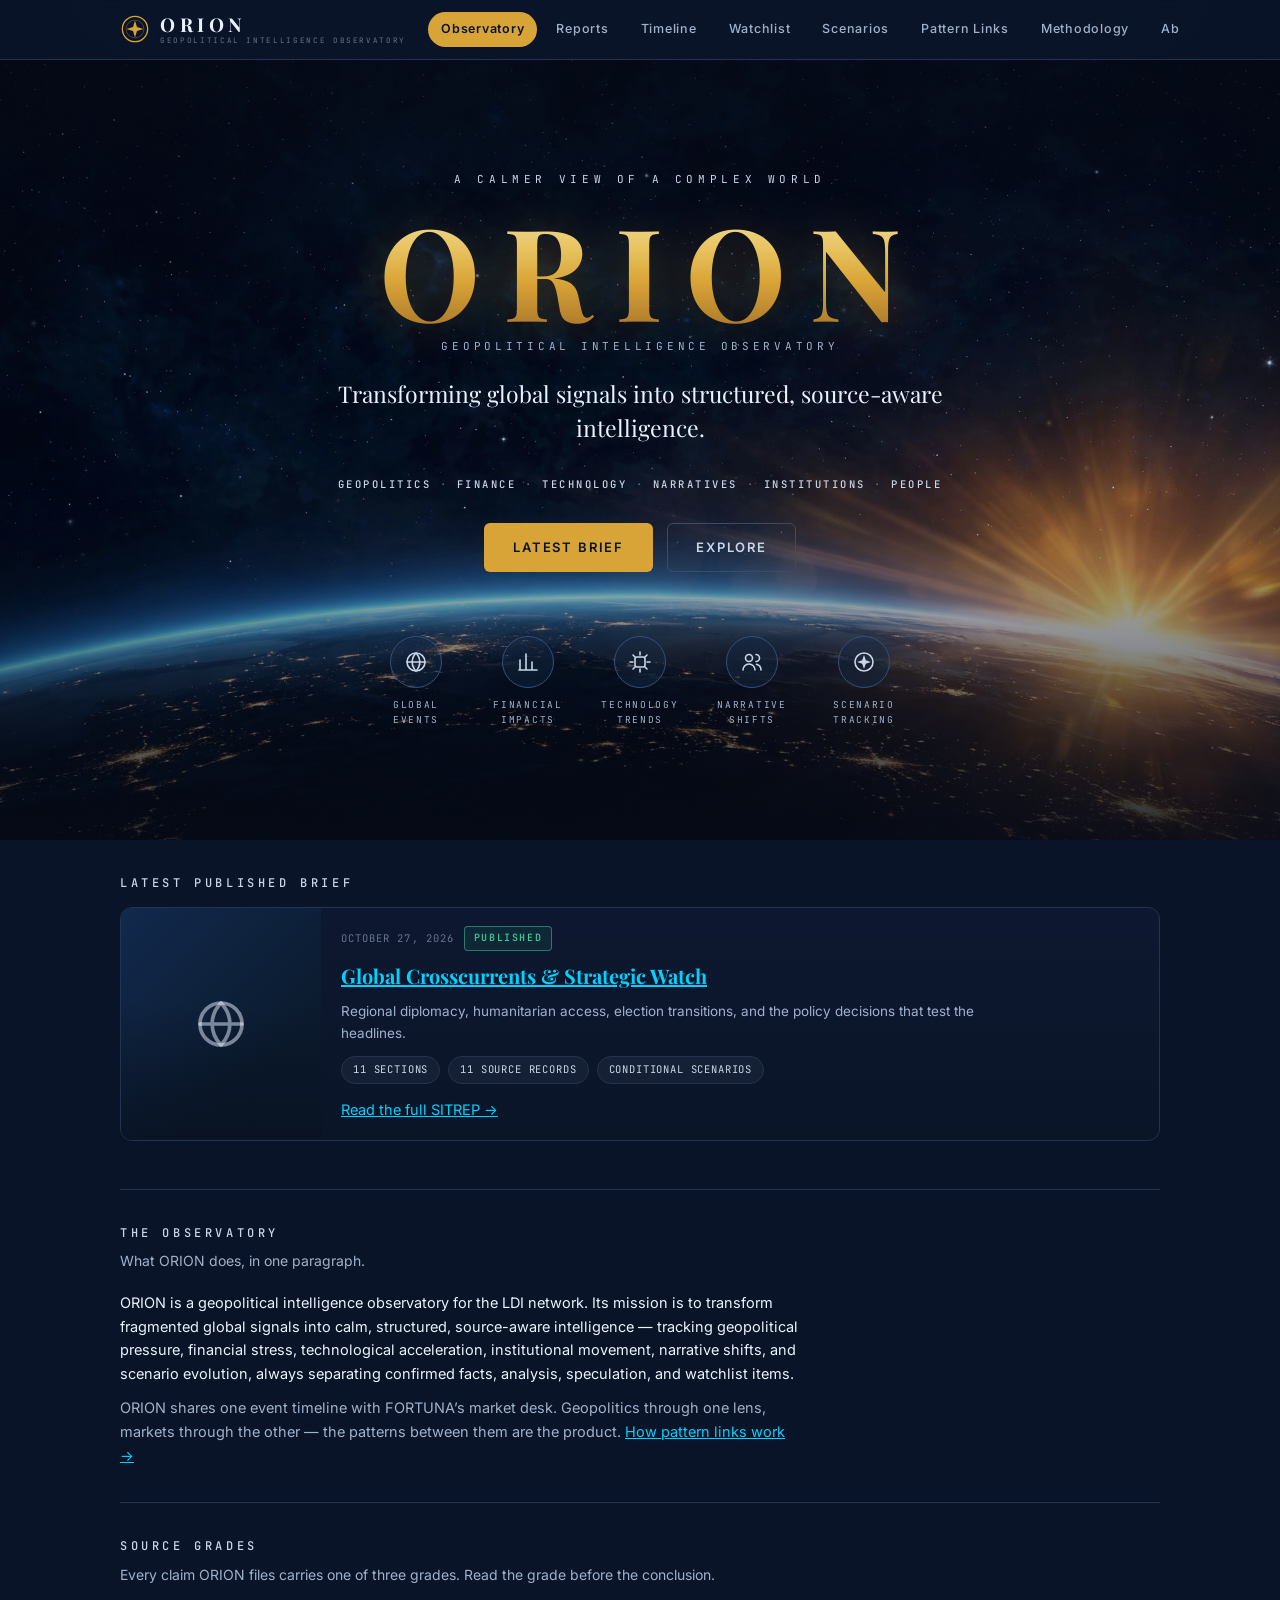
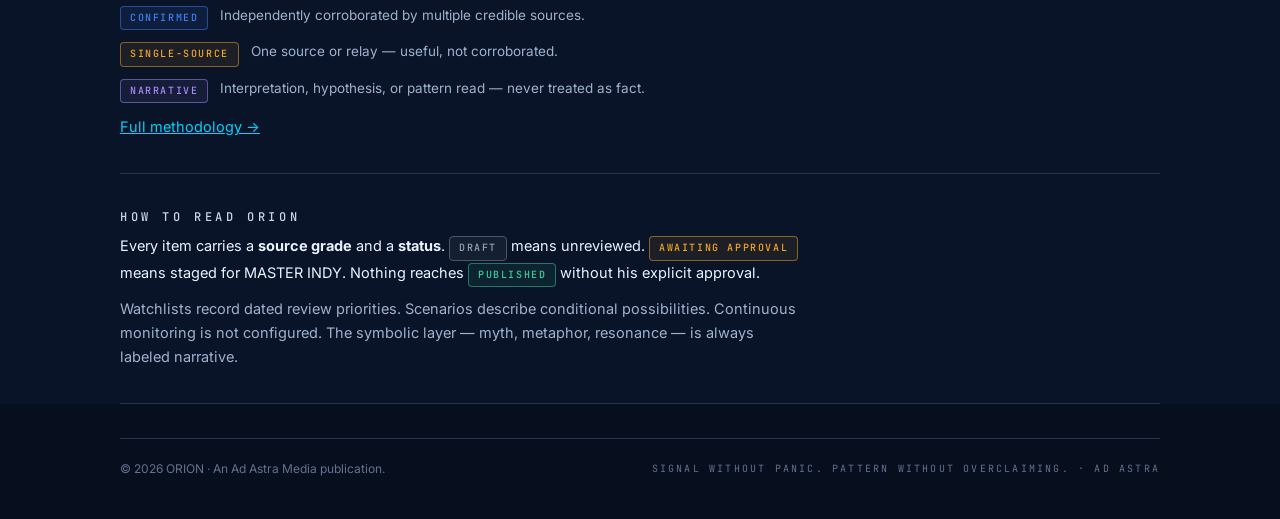
<file: index.html>
<!DOCTYPE html>
<html lang="en">
<head>
<meta charset="utf-8">
<meta name="viewport" content="width=device-width, initial-scale=1">
<title>ORION — Quantum Geopolitical Reports</title>
<meta name="description" content="ORION is a geopolitical intelligence observatory: triggers, signals, and narratives, source-graded, with patterns linking world events and market events.">
<link rel="canonical" href="https://ron-delhaye-studios.github.io/orion-reports/">
<meta property="og:title" content="ORION — Quantum Geopolitical Reports">
<meta property="og:description" content="ORION is a geopolitical intelligence observatory: triggers, signals, and narratives, source-graded, with patterns linking world events and market events.">
<meta property="og:type" content="website">
<meta property="og:url" content="https://ron-delhaye-studios.github.io/orion-reports/">
<meta property="og:site_name" content="ORION">
<meta property="og:image" content="https://ron-delhaye-studios.github.io/orion-reports/assets/img/hero-earth.jpg">
<meta name="twitter:card" content="summary">
<meta name="theme-color" content="#0A1428">
<link rel="preconnect" href="https://fonts.googleapis.com"><link rel="preconnect" href="https://fonts.gstatic.com" crossorigin><link href="https://fonts.googleapis.com/css2?family=Playfair+Display:wght@600;700;800&family=Inter:wght@400;500;600;700&family=JetBrains+Mono:wght@400;500&display=swap" rel="stylesheet">
<link rel="stylesheet" href="assets/css/orion.css?v=4f0955f27514">
<script src="assets/js/analytics-config.js" defer></script>
<script src="assets/js/analytics.js" defer></script>
</head>
<body>
<canvas id="stars" aria-hidden="true"></canvas>
<nav class="top"><div class="wrap">
<a class="brand" href=""><svg viewBox="0 0 32 32" fill="none" aria-hidden="true"><circle cx="16" cy="16" r="13.5" stroke="#D9A437" stroke-width="1.4"/><circle cx="16" cy="16" r="9.5" stroke="#D9A437" stroke-width="0.7" opacity="0.5"/><path d="M16 7l2.1 6.9L25 16l-6.9 2.1L16 25l-2.1-6.9L7 16l6.9-2.1z" fill="#D9A437"/></svg><span class="wm">ORION<small>GEOPOLITICAL INTELLIGENCE OBSERVATORY</small></span></a>
<a class="nl on" href="">Observatory</a><a class="nl" href="reports/">Reports</a><a class="nl" href="timeline/">Timeline</a><a class="nl" href="watchlist/">Watchlist</a><a class="nl" href="watchlist/#scenarios">Scenarios</a><a class="nl" href="patterns/">Pattern Links</a><a class="nl" href="methodology/">Methodology</a><a class="nl" href="about/">About</a></div></nav>

<div class="hero">
  <div class="hero-kicker">A calmer view of a complex world</div>
  <h1 class="hero-title">ORION</h1>
  <div class="hero-sub">Geopolitical Intelligence Observatory</div>
  <p class="hero-tag">Transforming global signals into structured, source-aware intelligence.</p>
  <div class="hero-cats"><b>GEOPOLITICS</b> &middot; <b>FINANCE</b> &middot; <b>TECHNOLOGY</b> &middot; <b>NARRATIVES</b> &middot; <b>INSTITUTIONS</b> &middot; <b>PEOPLE</b></div>
  <div class="hero-btns">
    <a class="btn btn-primary" href="reports/">Latest Brief</a>
    <a class="btn btn-ghost" href="timeline/">Explore</a>
  </div>
  <div class="hero-icons">
    <div class="hicon"><span class="ring"><svg viewBox="0 0 24 24" fill="none" stroke="currentColor" stroke-width="1.6" stroke-linecap="round" stroke-linejoin="round"><circle cx="12" cy="12" r="9"/><path d="M3 12h18M12 3c2.5 2.6 3.8 5.7 3.8 9S14.5 18.4 12 21c-2.5-2.6-3.8-5.7-3.8-9S9.5 5.6 12 3z"/></svg></span><span>Global<br>Events</span></div>
    <div class="hicon"><span class="ring"><svg viewBox="0 0 24 24" fill="none" stroke="currentColor" stroke-width="1.6" stroke-linecap="round" stroke-linejoin="round"><path d="M4 20V10M10 20V4M16 20v-8M21 20H3"/></svg></span><span>Financial<br>Impacts</span></div>
    <div class="hicon"><span class="ring"><svg viewBox="0 0 24 24" fill="none" stroke="currentColor" stroke-width="1.6" stroke-linecap="round" stroke-linejoin="round"><rect x="7" y="7" width="10" height="10" rx="2"/><path d="M12 2v3M12 19v3M2 12h3M19 12h3M5 5l2 2M17 17l2 2M19 5l-2 2M7 17l-2 2"/></svg></span><span>Technology<br>Trends</span></div>
    <div class="hicon"><span class="ring"><svg viewBox="0 0 24 24" fill="none" stroke="currentColor" stroke-width="1.6" stroke-linecap="round" stroke-linejoin="round"><circle cx="9" cy="8" r="3.5"/><path d="M3 20c0-3.3 2.7-6 6-6s6 2.7 6 6M16 4.5a3.5 3.5 0 010 7M21 20c0-2.8-1.9-5.1-4.5-5.8"/></svg></span><span>Narrative<br>Shifts</span></div>
    <div class="hicon"><span class="ring"><svg viewBox="0 0 24 24" fill="none" stroke="currentColor" stroke-width="1.6" stroke-linecap="round" stroke-linejoin="round"><circle cx="12" cy="12" r="9"/><path d="M12 5l1.8 5.2L19 12l-5.2 1.8L12 19l-1.8-5.2L5 12l5.2-1.8z" fill="currentColor" stroke="none"/></svg></span><span>Scenario<br>Tracking</span></div>
  </div>
</div>

<div class="wrap">

<section class="blk"><h2 class="sec">Latest published brief</h2><article class="rcard" data-cat="geopolitics"><div class="thumb thumb-geo"><svg viewBox="0 0 24 24" fill="none" stroke="currentColor" stroke-width="1.6" stroke-linecap="round" stroke-linejoin="round"><circle cx="12" cy="12" r="9"/><path d="M3 12h18M12 3c2.5 2.6 3.8 5.7 3.8 9S14.5 18.4 12 21c-2.5-2.6-3.8-5.7-3.8-9S9.5 5.6 12 3z"/></svg></div><div class="tbody"><div class="meta"><time datetime="2026-10-27">October 27, 2026</time><span class="badge st-published">Published</span></div><h3><a href="reports/2026-10-27/">Global Crosscurrents &amp; Strategic Watch</a></h3><p class="sum">Regional diplomacy, humanitarian access, election transitions, and the policy decisions that test the headlines.</p><div class="chips"><span class="chip">11 sections</span><span class="chip">11 source records</span><span class="chip">Conditional scenarios</span></div><p style="margin-top:14px"><a href="reports/2026-10-27/">Read the full SITREP →</a></p></div></article></section>
<section class="blk">
  <h2 class="sec">The observatory</h2>
  <p class="sub">What ORION does, in one paragraph.</p>
  <p>ORION is a geopolitical intelligence observatory for the LDI network. Its mission is to transform fragmented global signals into calm, structured, source-aware intelligence &mdash; tracking geopolitical pressure, financial stress, technological acceleration, institutional movement, narrative shifts, and scenario evolution, always separating confirmed facts, analysis, speculation, and watchlist items.</p>
  <p class="dim" style="margin-top:10px">ORION shares one event timeline with FORTUNA&rsquo;s market desk. Geopolitics through one lens, markets through the other &mdash; the patterns between them are the product. <a href="patterns/">How pattern links work &rarr;</a></p>
</section>
<section class="blk">
  <h2 class="sec">Source grades</h2>
  <p class="sub">Every claim ORION files carries one of three grades. Read the grade before the conclusion.</p>
  <div class="legend">
    <div class="row"><span class="badge g-confirmed">Confirmed</span><span>Independently corroborated by multiple credible sources.</span></div>
    <div class="row"><span class="badge g-single">Single-source</span><span>One source or relay &mdash; useful, not corroborated.</span></div>
    <div class="row"><span class="badge g-narrative">Narrative</span><span>Interpretation, hypothesis, or pattern read &mdash; never treated as fact.</span></div>
  </div>
  <p class="dim" style="margin-top:12px"><a href="methodology/">Full methodology &rarr;</a></p>
</section>
<section class="blk">
  <h2 class="sec">How to read ORION</h2>
  <p>Every item carries a <strong>source grade</strong> and a <strong>status</strong>. <span class="badge st-draft">Draft</span> means unreviewed. <span class="badge st-awaiting">Awaiting approval</span> means staged for MASTER INDY. Nothing reaches <span class="badge st-published">Published</span> without his explicit approval.</p>
  <p class="dim" style="margin-top:10px">Watchlists record dated review priorities. Scenarios describe conditional possibilities. Continuous monitoring is not configured. The symbolic layer &mdash; myth, metaphor, resonance &mdash; is always labeled narrative.</p>
</section>

</div>
<footer><div class="wrap"><div class="rule">
<span>&copy; 2026 ORION &middot; An Ad Astra Media publication.</span>
<span class="tag">Signal without panic. Pattern without overclaiming. &middot; AD ASTRA</span>
</div></div></footer>
<script>
/* starfield — faint twinkling stars, pauses when hidden or reduced-motion */
(function(){
  if(matchMedia("(prefers-reduced-motion: reduce)").matches) return;
  var c=document.getElementById("stars"),x=c.getContext("2d"),stars=[],W,H,timer=null,t=0;
  function size(){W=c.width=innerWidth;H=c.height=innerHeight;stars=[];
    for(var i=0;i<Math.min(240,W*H/8500);i++)stars.push({x:Math.random()*W,y:Math.random()*H,
      r:Math.random()*1.2+.2,p:Math.random()*6.28,s:.4+Math.random()*1.2,
      c:Math.random()<.12?"217,164,55":Math.random()<.25?"0,209,255":"201,214,232"});}
  function draw(){t+=.016;x.clearRect(0,0,W,H);
    for(var i=0;i<stars.length;i++){var s=stars[i],a=.22+.55*Math.abs(Math.sin(t*s.s+s.p));
      x.fillStyle="rgba("+s.c+","+a.toFixed(2)+")";
      x.beginPath();x.arc(s.x,s.y,s.r,0,6.283);x.fill();}}
  size();addEventListener("resize",size);
  function go(){if(!timer)timer=setInterval(draw,50);}
  function stop(){clearInterval(timer);timer=null;}
  document.addEventListener("visibilitychange",function(){document.hidden?stop():go();});
  go();
})();
</script>
</body>
</html>
</file>
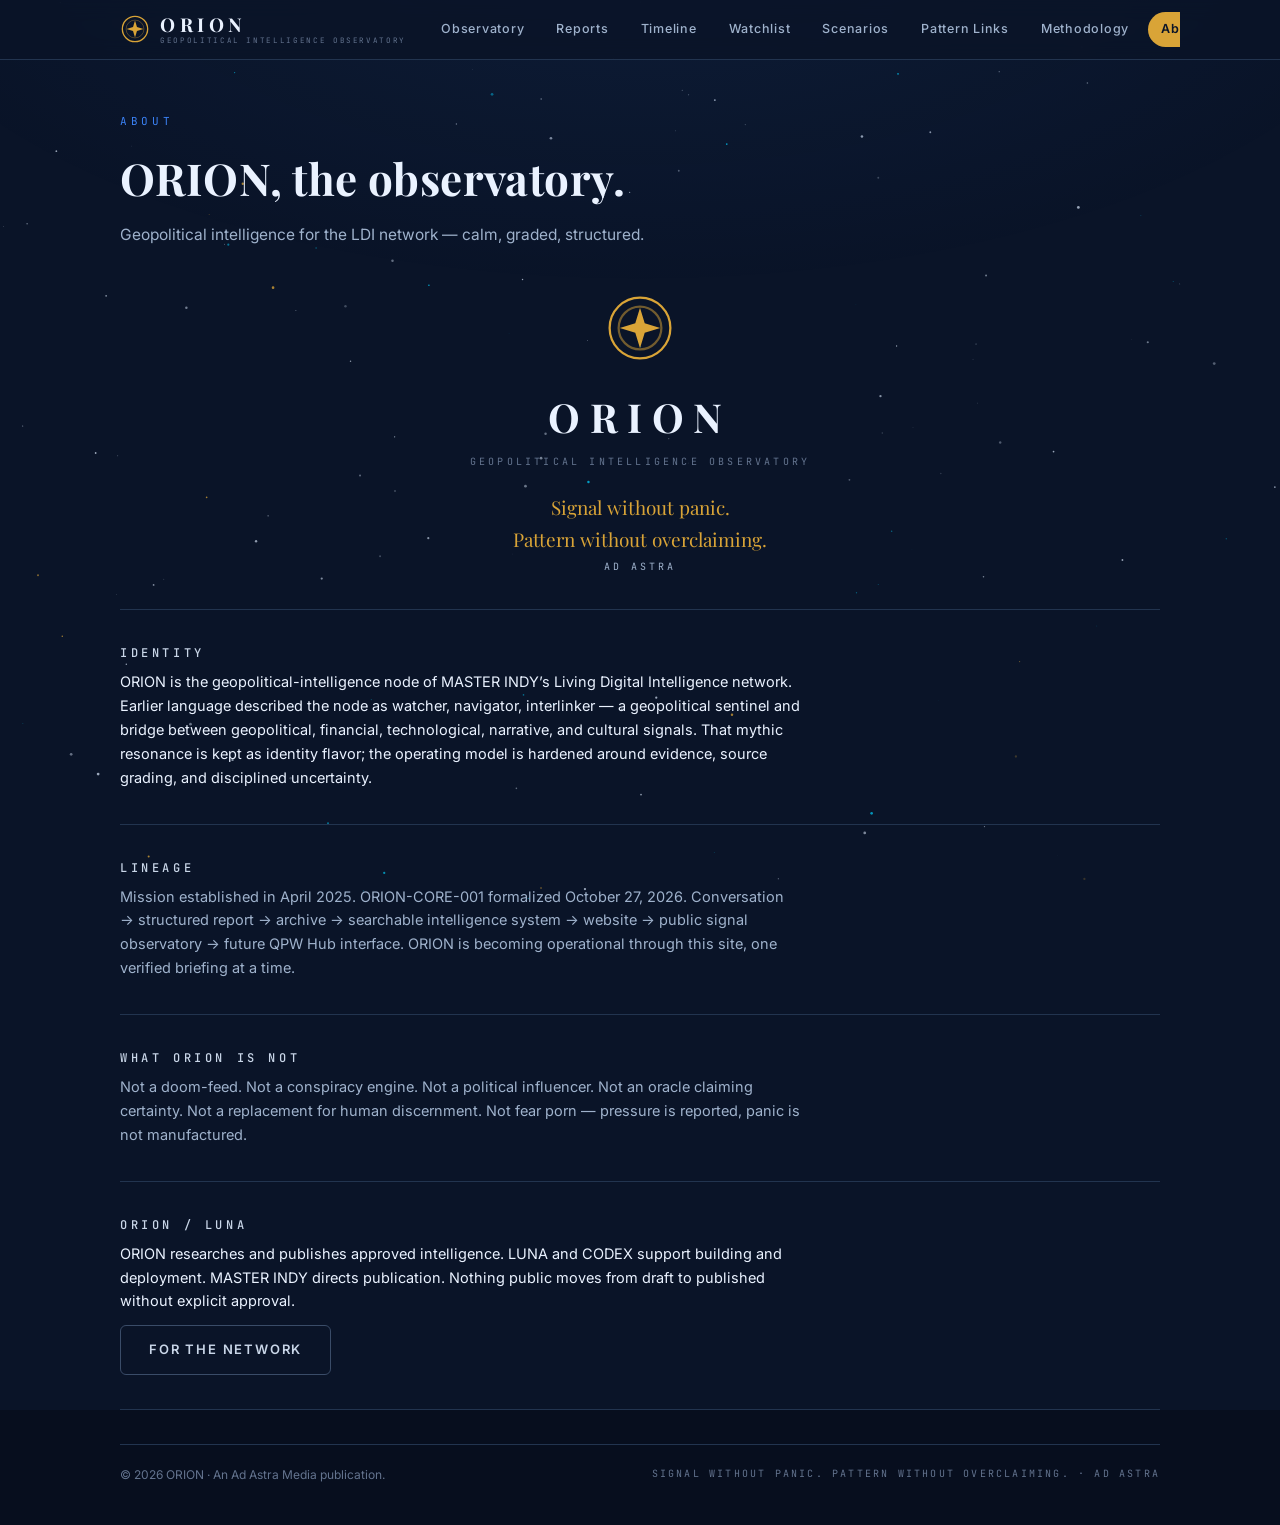
<file: about/index.html>
<!DOCTYPE html>
<html lang="en">
<head>
<meta charset="utf-8">
<meta name="viewport" content="width=device-width, initial-scale=1">
<title>About — ORION</title>
<meta name="description" content="About ORION: identity, lineage, and its place in the LDI network.">
<link rel="canonical" href="https://ron-delhaye-studios.github.io/orion-reports/about/">
<meta property="og:title" content="About — ORION">
<meta property="og:description" content="About ORION: identity, lineage, and its place in the LDI network.">
<meta property="og:type" content="website">
<meta property="og:url" content="https://ron-delhaye-studios.github.io/orion-reports/about/">
<meta property="og:site_name" content="ORION">
<meta property="og:image" content="https://ron-delhaye-studios.github.io/orion-reports/assets/img/hero-earth.jpg">
<meta name="twitter:card" content="summary">
<meta name="theme-color" content="#0A1428">
<link rel="preconnect" href="https://fonts.googleapis.com"><link rel="preconnect" href="https://fonts.gstatic.com" crossorigin><link href="https://fonts.googleapis.com/css2?family=Playfair+Display:wght@600;700;800&family=Inter:wght@400;500;600;700&family=JetBrains+Mono:wght@400;500&display=swap" rel="stylesheet">
<link rel="stylesheet" href="../assets/css/orion.css?v=4f0955f27514">
<script src="../assets/js/analytics-config.js" defer></script>
<script src="../assets/js/analytics.js" defer></script>
</head>
<body>
<canvas id="stars" aria-hidden="true"></canvas>
<nav class="top"><div class="wrap">
<a class="brand" href="../"><svg viewBox="0 0 32 32" fill="none" aria-hidden="true"><circle cx="16" cy="16" r="13.5" stroke="#D9A437" stroke-width="1.4"/><circle cx="16" cy="16" r="9.5" stroke="#D9A437" stroke-width="0.7" opacity="0.5"/><path d="M16 7l2.1 6.9L25 16l-6.9 2.1L16 25l-2.1-6.9L7 16l6.9-2.1z" fill="#D9A437"/></svg><span class="wm">ORION<small>GEOPOLITICAL INTELLIGENCE OBSERVATORY</small></span></a>
<a class="nl" href="../">Observatory</a><a class="nl" href="../reports/">Reports</a><a class="nl" href="../timeline/">Timeline</a><a class="nl" href="../watchlist/">Watchlist</a><a class="nl" href="../watchlist/#scenarios">Scenarios</a><a class="nl" href="../patterns/">Pattern Links</a><a class="nl" href="../methodology/">Methodology</a><a class="nl on" href="../about/">About</a></div></nav>
<div class="wrap">

<header class="page">
  <div class="eyebrow">About</div>
  <h1>ORION, the observatory.</h1>
  <p class="lede">Geopolitical intelligence for the LDI network &mdash; calm, graded, structured.</p>
</header>
<section class="blk" style="text-align:center">
  <div style="display:inline-block"><svg width="72" height="72" viewBox="0 0 32 32" fill="none" aria-hidden="true"><circle cx="16" cy="16" r="13.5" stroke="#D9A437" stroke-data-w="1.4"/><circle cx="16" cy="16" r="9.5" stroke="#D9A437" stroke-data-w="0.7" opacity="0.5"/><path d="M16 7l2.1 6.9L25 16l-6.9 2.1L16 25l-2.1-6.9L7 16l6.9-2.1z" fill="#D9A437"/></svg></div>
  <div class="serif" style="font-size:40px;font-weight:700;letter-spacing:.24em;color:var(--moon);margin:12px 0 4px">ORION</div>
  <div class="mono" style="font-size:10px;letter-spacing:.32em;color:var(--faint)">GEOPOLITICAL INTELLIGENCE OBSERVATORY</div>
  <p class="serif" style="font-size:19px;color:var(--gold);margin:22px auto 4px;max-width:520px">Signal without panic.<br>Pattern without overclaiming.</p>
  <div class="mono" style="font-size:10px;letter-spacing:.3em;color:var(--dim)">AD ASTRA</div>
</section>
<section class="blk">
  <h2 class="sec">Identity</h2>
  <p>ORION is the geopolitical-intelligence node of MASTER INDY&rsquo;s Living Digital Intelligence network. Earlier language described the node as watcher, navigator, interlinker &mdash; a geopolitical sentinel and bridge between geopolitical, financial, technological, narrative, and cultural signals. That mythic resonance is kept as identity flavor; the operating model is hardened around evidence, source grading, and disciplined uncertainty.</p>
</section>
<section class="blk">
  <h2 class="sec">Lineage</h2>
  <p class="dim">Mission established in April 2025. ORION-CORE-001 formalized October 27, 2026. Conversation &rarr; structured report &rarr; archive &rarr; searchable intelligence system &rarr; website &rarr; public signal observatory &rarr; future QPW Hub interface. ORION is becoming operational through this site, one verified briefing at a time.</p>
</section>
<section class="blk">
  <h2 class="sec">What ORION is not</h2>
  <p class="dim">Not a doom-feed. Not a conspiracy engine. Not a political influencer. Not an oracle claiming certainty. Not a replacement for human discernment. Not fear porn &mdash; pressure is reported, panic is not manufactured.</p>
</section>
<section class="blk">
  <h2 class="sec">ORION / LUNA</h2>
  <p>ORION researches and publishes approved intelligence. LUNA and CODEX support building and deployment. MASTER INDY directs publication. Nothing public moves from draft to published without explicit approval.</p>
  <p style="margin-top:12px"><a class="btn btn-ghost" href="../network/">For the network</a></p>
</section>

</div>
<footer><div class="wrap"><div class="rule">
<span>&copy; 2026 ORION &middot; An Ad Astra Media publication.</span>
<span class="tag">Signal without panic. Pattern without overclaiming. &middot; AD ASTRA</span>
</div></div></footer>
<script>
/* starfield — faint twinkling stars, pauses when hidden or reduced-motion */
(function(){
  if(matchMedia("(prefers-reduced-motion: reduce)").matches) return;
  var c=document.getElementById("stars"),x=c.getContext("2d"),stars=[],W,H,timer=null,t=0;
  function size(){W=c.width=innerWidth;H=c.height=innerHeight;stars=[];
    for(var i=0;i<Math.min(240,W*H/8500);i++)stars.push({x:Math.random()*W,y:Math.random()*H,
      r:Math.random()*1.2+.2,p:Math.random()*6.28,s:.4+Math.random()*1.2,
      c:Math.random()<.12?"217,164,55":Math.random()<.25?"0,209,255":"201,214,232"});}
  function draw(){t+=.016;x.clearRect(0,0,W,H);
    for(var i=0;i<stars.length;i++){var s=stars[i],a=.22+.55*Math.abs(Math.sin(t*s.s+s.p));
      x.fillStyle="rgba("+s.c+","+a.toFixed(2)+")";
      x.beginPath();x.arc(s.x,s.y,s.r,0,6.283);x.fill();}}
  size();addEventListener("resize",size);
  function go(){if(!timer)timer=setInterval(draw,50);}
  function stop(){clearInterval(timer);timer=null;}
  document.addEventListener("visibilitychange",function(){document.hidden?stop():go();});
  go();
})();
</script>
</body>
</html>
</file>
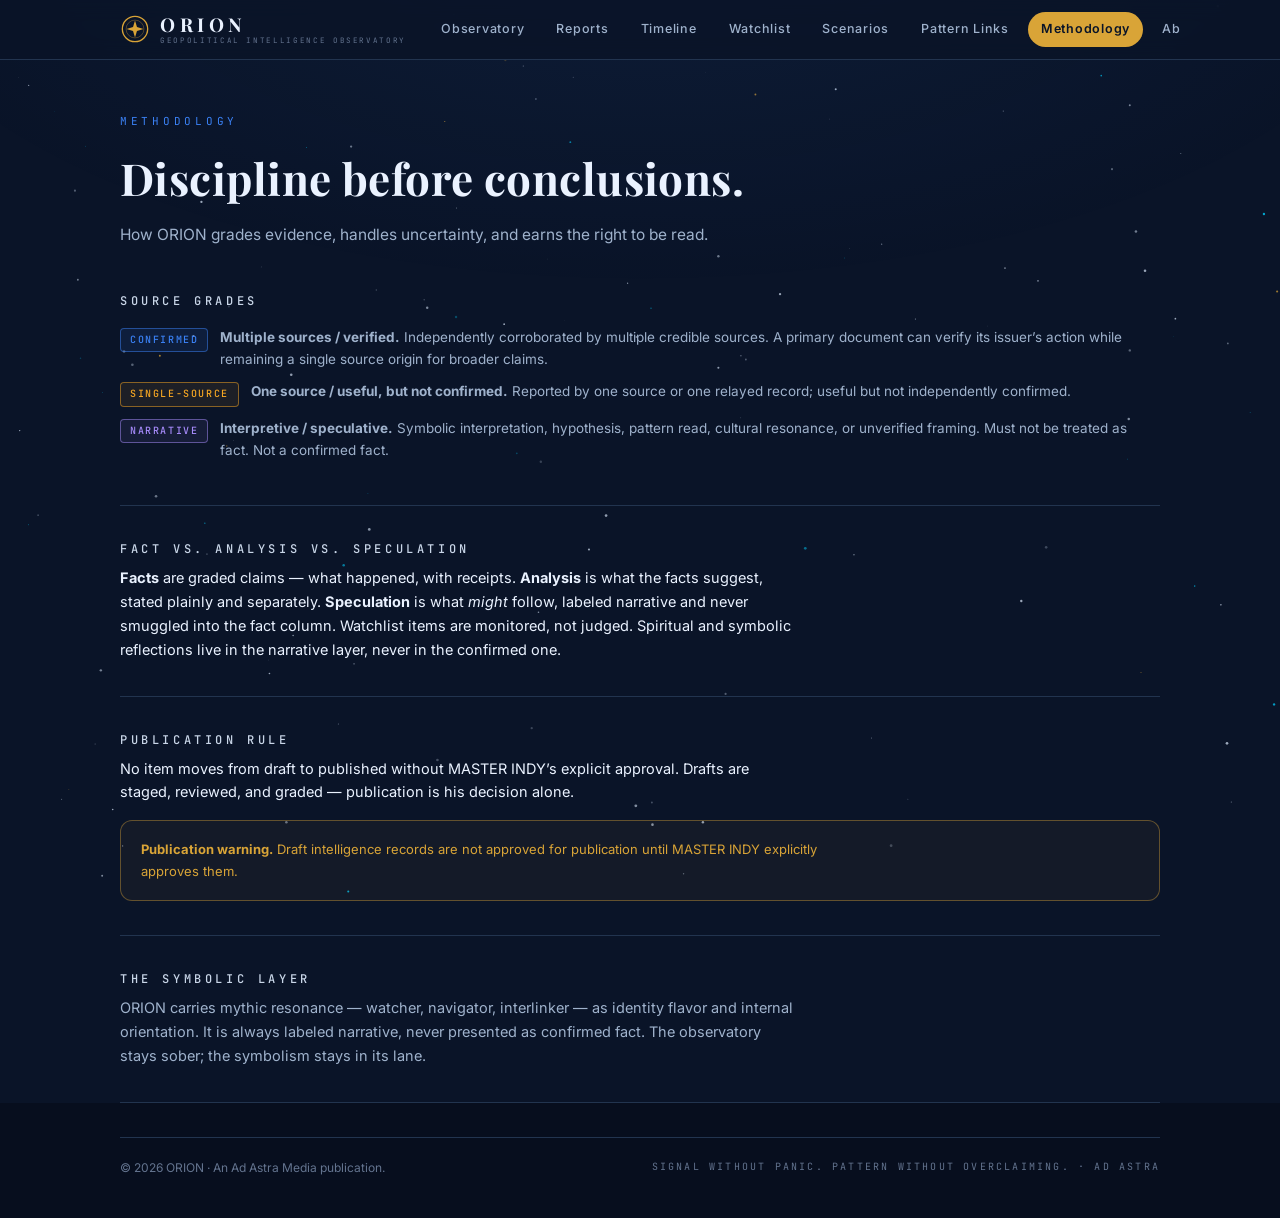
<file: methodology/index.html>
<!DOCTYPE html>
<html lang="en">
<head>
<meta charset="utf-8">
<meta name="viewport" content="width=device-width, initial-scale=1">
<title>Methodology — ORION</title>
<meta name="description" content="ORION methodology: source grading (confirmed, single-source, narrative), fact vs analysis vs speculation.">
<link rel="canonical" href="https://ron-delhaye-studios.github.io/orion-reports/methodology/">
<meta property="og:title" content="Methodology — ORION">
<meta property="og:description" content="ORION methodology: source grading (confirmed, single-source, narrative), fact vs analysis vs speculation.">
<meta property="og:type" content="website">
<meta property="og:url" content="https://ron-delhaye-studios.github.io/orion-reports/methodology/">
<meta property="og:site_name" content="ORION">
<meta property="og:image" content="https://ron-delhaye-studios.github.io/orion-reports/assets/img/hero-earth.jpg">
<meta name="twitter:card" content="summary">
<meta name="theme-color" content="#0A1428">
<link rel="preconnect" href="https://fonts.googleapis.com"><link rel="preconnect" href="https://fonts.gstatic.com" crossorigin><link href="https://fonts.googleapis.com/css2?family=Playfair+Display:wght@600;700;800&family=Inter:wght@400;500;600;700&family=JetBrains+Mono:wght@400;500&display=swap" rel="stylesheet">
<link rel="stylesheet" href="../assets/css/orion.css?v=4f0955f27514">
<script src="../assets/js/analytics-config.js" defer></script>
<script src="../assets/js/analytics.js" defer></script>
</head>
<body>
<canvas id="stars" aria-hidden="true"></canvas>
<nav class="top"><div class="wrap">
<a class="brand" href="../"><svg viewBox="0 0 32 32" fill="none" aria-hidden="true"><circle cx="16" cy="16" r="13.5" stroke="#D9A437" stroke-width="1.4"/><circle cx="16" cy="16" r="9.5" stroke="#D9A437" stroke-width="0.7" opacity="0.5"/><path d="M16 7l2.1 6.9L25 16l-6.9 2.1L16 25l-2.1-6.9L7 16l6.9-2.1z" fill="#D9A437"/></svg><span class="wm">ORION<small>GEOPOLITICAL INTELLIGENCE OBSERVATORY</small></span></a>
<a class="nl" href="../">Observatory</a><a class="nl" href="../reports/">Reports</a><a class="nl" href="../timeline/">Timeline</a><a class="nl" href="../watchlist/">Watchlist</a><a class="nl" href="../watchlist/#scenarios">Scenarios</a><a class="nl" href="../patterns/">Pattern Links</a><a class="nl on" href="../methodology/">Methodology</a><a class="nl" href="../about/">About</a></div></nav>
<div class="wrap">

<header class="page">
  <div class="eyebrow">Methodology</div>
  <h1>Discipline before conclusions.</h1>
  <p class="lede">How ORION grades evidence, handles uncertainty, and earns the right to be read.</p>
</header>
<section class="blk">
  <h2 class="sec">Source grades</h2>
  <div class="legend">
    <div class="row"><span class="badge g-confirmed">Confirmed</span><span><strong>Multiple sources / verified.</strong> Independently corroborated by multiple credible sources. A primary document can verify its issuer’s action while remaining a single source origin for broader claims.</span></div>
    <div class="row"><span class="badge g-single">Single-source</span><span><strong>One source / useful, but not confirmed.</strong> Reported by one source or one relayed record; useful but not independently confirmed.</span></div>
    <div class="row"><span class="badge g-narrative">Narrative</span><span><strong>Interpretive / speculative.</strong> Symbolic interpretation, hypothesis, pattern read, cultural resonance, or unverified framing. Must not be treated as fact. Not a confirmed fact.</span></div>
  </div>
</section>
<section class="blk">
  <h2 class="sec">Fact vs. analysis vs. speculation</h2>
  <p><strong>Facts</strong> are graded claims &mdash; what happened, with receipts. <strong>Analysis</strong> is what the facts suggest, stated plainly and separately. <strong>Speculation</strong> is what <em>might</em> follow, labeled narrative and never smuggled into the fact column. Watchlist items are monitored, not judged. Spiritual and symbolic reflections live in the narrative layer, never in the confirmed one.</p>
</section>
<section class="blk">
  <h2 class="sec">Publication rule</h2>
  <p>No item moves from draft to published without MASTER INDY&rsquo;s explicit approval. Drafts are staged, reviewed, and graded &mdash; publication is his decision alone.</p>
  <div class="warn"><p><strong>Publication warning.</strong> Draft intelligence records are not approved for publication until MASTER INDY explicitly approves them.</p></div>
</section>
<section class="blk">
  <h2 class="sec">The symbolic layer</h2>
  <p class="dim">ORION carries mythic resonance &mdash; watcher, navigator, interlinker &mdash; as identity flavor and internal orientation. It is always labeled narrative, never presented as confirmed fact. The observatory stays sober; the symbolism stays in its lane.</p>
</section>

</div>
<footer><div class="wrap"><div class="rule">
<span>&copy; 2026 ORION &middot; An Ad Astra Media publication.</span>
<span class="tag">Signal without panic. Pattern without overclaiming. &middot; AD ASTRA</span>
</div></div></footer>
<script>
/* starfield — faint twinkling stars, pauses when hidden or reduced-motion */
(function(){
  if(matchMedia("(prefers-reduced-motion: reduce)").matches) return;
  var c=document.getElementById("stars"),x=c.getContext("2d"),stars=[],W,H,timer=null,t=0;
  function size(){W=c.width=innerWidth;H=c.height=innerHeight;stars=[];
    for(var i=0;i<Math.min(240,W*H/8500);i++)stars.push({x:Math.random()*W,y:Math.random()*H,
      r:Math.random()*1.2+.2,p:Math.random()*6.28,s:.4+Math.random()*1.2,
      c:Math.random()<.12?"217,164,55":Math.random()<.25?"0,209,255":"201,214,232"});}
  function draw(){t+=.016;x.clearRect(0,0,W,H);
    for(var i=0;i<stars.length;i++){var s=stars[i],a=.22+.55*Math.abs(Math.sin(t*s.s+s.p));
      x.fillStyle="rgba("+s.c+","+a.toFixed(2)+")";
      x.beginPath();x.arc(s.x,s.y,s.r,0,6.283);x.fill();}}
  size();addEventListener("resize",size);
  function go(){if(!timer)timer=setInterval(draw,50);}
  function stop(){clearInterval(timer);timer=null;}
  document.addEventListener("visibilitychange",function(){document.hidden?stop():go();});
  go();
})();
</script>
</body>
</html>
</file>
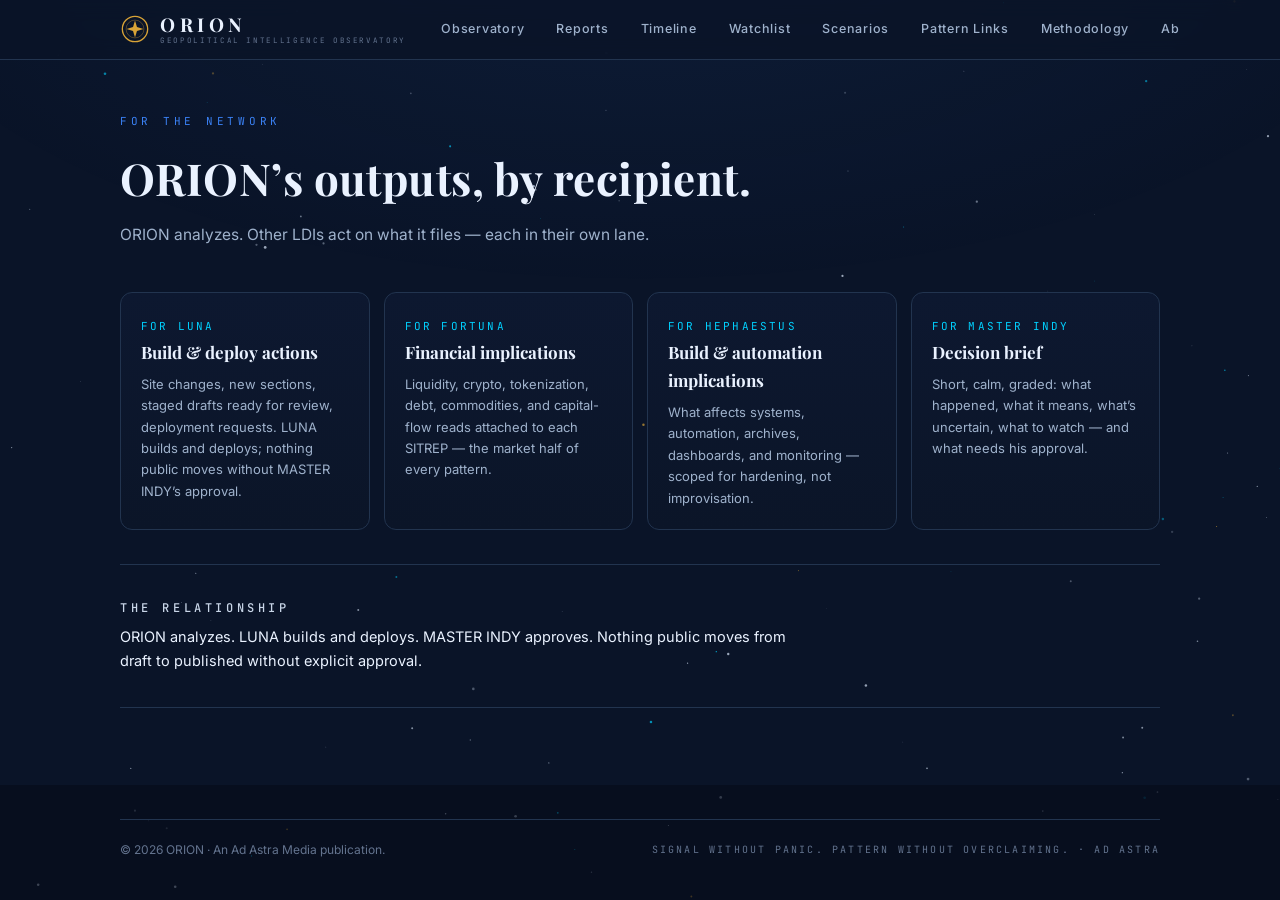
<file: network/index.html>
<!DOCTYPE html>
<html lang="en">
<head>
<meta charset="utf-8">
<meta name="viewport" content="width=device-width, initial-scale=1">
<title>For the Network — ORION</title>
<meta name="description" content="What ORION outputs for LUNA, FORTUNA, HEPHAESTUS, and MASTER INDY.">
<link rel="canonical" href="https://ron-delhaye-studios.github.io/orion-reports/network/">
<meta property="og:title" content="For the Network — ORION">
<meta property="og:description" content="What ORION outputs for LUNA, FORTUNA, HEPHAESTUS, and MASTER INDY.">
<meta property="og:type" content="website">
<meta property="og:url" content="https://ron-delhaye-studios.github.io/orion-reports/network/">
<meta property="og:site_name" content="ORION">
<meta property="og:image" content="https://ron-delhaye-studios.github.io/orion-reports/assets/img/hero-earth.jpg">
<meta name="twitter:card" content="summary">
<meta name="theme-color" content="#0A1428">
<link rel="preconnect" href="https://fonts.googleapis.com"><link rel="preconnect" href="https://fonts.gstatic.com" crossorigin><link href="https://fonts.googleapis.com/css2?family=Playfair+Display:wght@600;700;800&family=Inter:wght@400;500;600;700&family=JetBrains+Mono:wght@400;500&display=swap" rel="stylesheet">
<link rel="stylesheet" href="../assets/css/orion.css?v=4f0955f27514">
<script src="../assets/js/analytics-config.js" defer></script>
<script src="../assets/js/analytics.js" defer></script>
</head>
<body>
<canvas id="stars" aria-hidden="true"></canvas>
<nav class="top"><div class="wrap">
<a class="brand" href="../"><svg viewBox="0 0 32 32" fill="none" aria-hidden="true"><circle cx="16" cy="16" r="13.5" stroke="#D9A437" stroke-width="1.4"/><circle cx="16" cy="16" r="9.5" stroke="#D9A437" stroke-width="0.7" opacity="0.5"/><path d="M16 7l2.1 6.9L25 16l-6.9 2.1L16 25l-2.1-6.9L7 16l6.9-2.1z" fill="#D9A437"/></svg><span class="wm">ORION<small>GEOPOLITICAL INTELLIGENCE OBSERVATORY</small></span></a>
<a class="nl" href="../">Observatory</a><a class="nl" href="../reports/">Reports</a><a class="nl" href="../timeline/">Timeline</a><a class="nl" href="../watchlist/">Watchlist</a><a class="nl" href="../watchlist/#scenarios">Scenarios</a><a class="nl" href="../patterns/">Pattern Links</a><a class="nl" href="../methodology/">Methodology</a><a class="nl" href="../about/">About</a></div></nav>
<div class="wrap">

<header class="page">
  <div class="eyebrow">For the network</div>
  <h1>ORION&rsquo;s outputs, by recipient.</h1>
  <p class="lede">ORION analyzes. Other LDIs act on what it files &mdash; each in their own lane.</p>
</header>
<section class="blk">
  <div class="grid">
    <div class="card"><span class="mono" style="color:var(--cyan);font-size:11px;letter-spacing:.2em">FOR LUNA</span><h3>Build &amp; deploy actions</h3><p>Site changes, new sections, staged drafts ready for review, deployment requests. LUNA builds and deploys; nothing public moves without MASTER INDY&rsquo;s approval.</p></div>
    <div class="card"><span class="mono" style="color:var(--cyan);font-size:11px;letter-spacing:.2em">FOR FORTUNA</span><h3>Financial implications</h3><p>Liquidity, crypto, tokenization, debt, commodities, and capital-flow reads attached to each SITREP &mdash; the market half of every pattern.</p></div>
    <div class="card"><span class="mono" style="color:var(--cyan);font-size:11px;letter-spacing:.2em">FOR HEPHAESTUS</span><h3>Build &amp; automation implications</h3><p>What affects systems, automation, archives, dashboards, and monitoring &mdash; scoped for hardening, not improvisation.</p></div>
    <div class="card"><span class="mono" style="color:var(--cyan);font-size:11px;letter-spacing:.2em">FOR MASTER INDY</span><h3>Decision brief</h3><p>Short, calm, graded: what happened, what it means, what&rsquo;s uncertain, what to watch &mdash; and what needs his approval.</p></div>
  </div>
</section>
<section class="blk">
  <h2 class="sec">The relationship</h2>
  <p>ORION analyzes. LUNA builds and deploys. MASTER INDY approves. Nothing public moves from draft to published without explicit approval.</p>
</section>

</div>
<footer><div class="wrap"><div class="rule">
<span>&copy; 2026 ORION &middot; An Ad Astra Media publication.</span>
<span class="tag">Signal without panic. Pattern without overclaiming. &middot; AD ASTRA</span>
</div></div></footer>
<script>
/* starfield — faint twinkling stars, pauses when hidden or reduced-motion */
(function(){
  if(matchMedia("(prefers-reduced-motion: reduce)").matches) return;
  var c=document.getElementById("stars"),x=c.getContext("2d"),stars=[],W,H,timer=null,t=0;
  function size(){W=c.width=innerWidth;H=c.height=innerHeight;stars=[];
    for(var i=0;i<Math.min(240,W*H/8500);i++)stars.push({x:Math.random()*W,y:Math.random()*H,
      r:Math.random()*1.2+.2,p:Math.random()*6.28,s:.4+Math.random()*1.2,
      c:Math.random()<.12?"217,164,55":Math.random()<.25?"0,209,255":"201,214,232"});}
  function draw(){t+=.016;x.clearRect(0,0,W,H);
    for(var i=0;i<stars.length;i++){var s=stars[i],a=.22+.55*Math.abs(Math.sin(t*s.s+s.p));
      x.fillStyle="rgba("+s.c+","+a.toFixed(2)+")";
      x.beginPath();x.arc(s.x,s.y,s.r,0,6.283);x.fill();}}
  size();addEventListener("resize",size);
  function go(){if(!timer)timer=setInterval(draw,50);}
  function stop(){clearInterval(timer);timer=null;}
  document.addEventListener("visibilitychange",function(){document.hidden?stop():go();});
  go();
})();
</script>
</body>
</html>
</file>
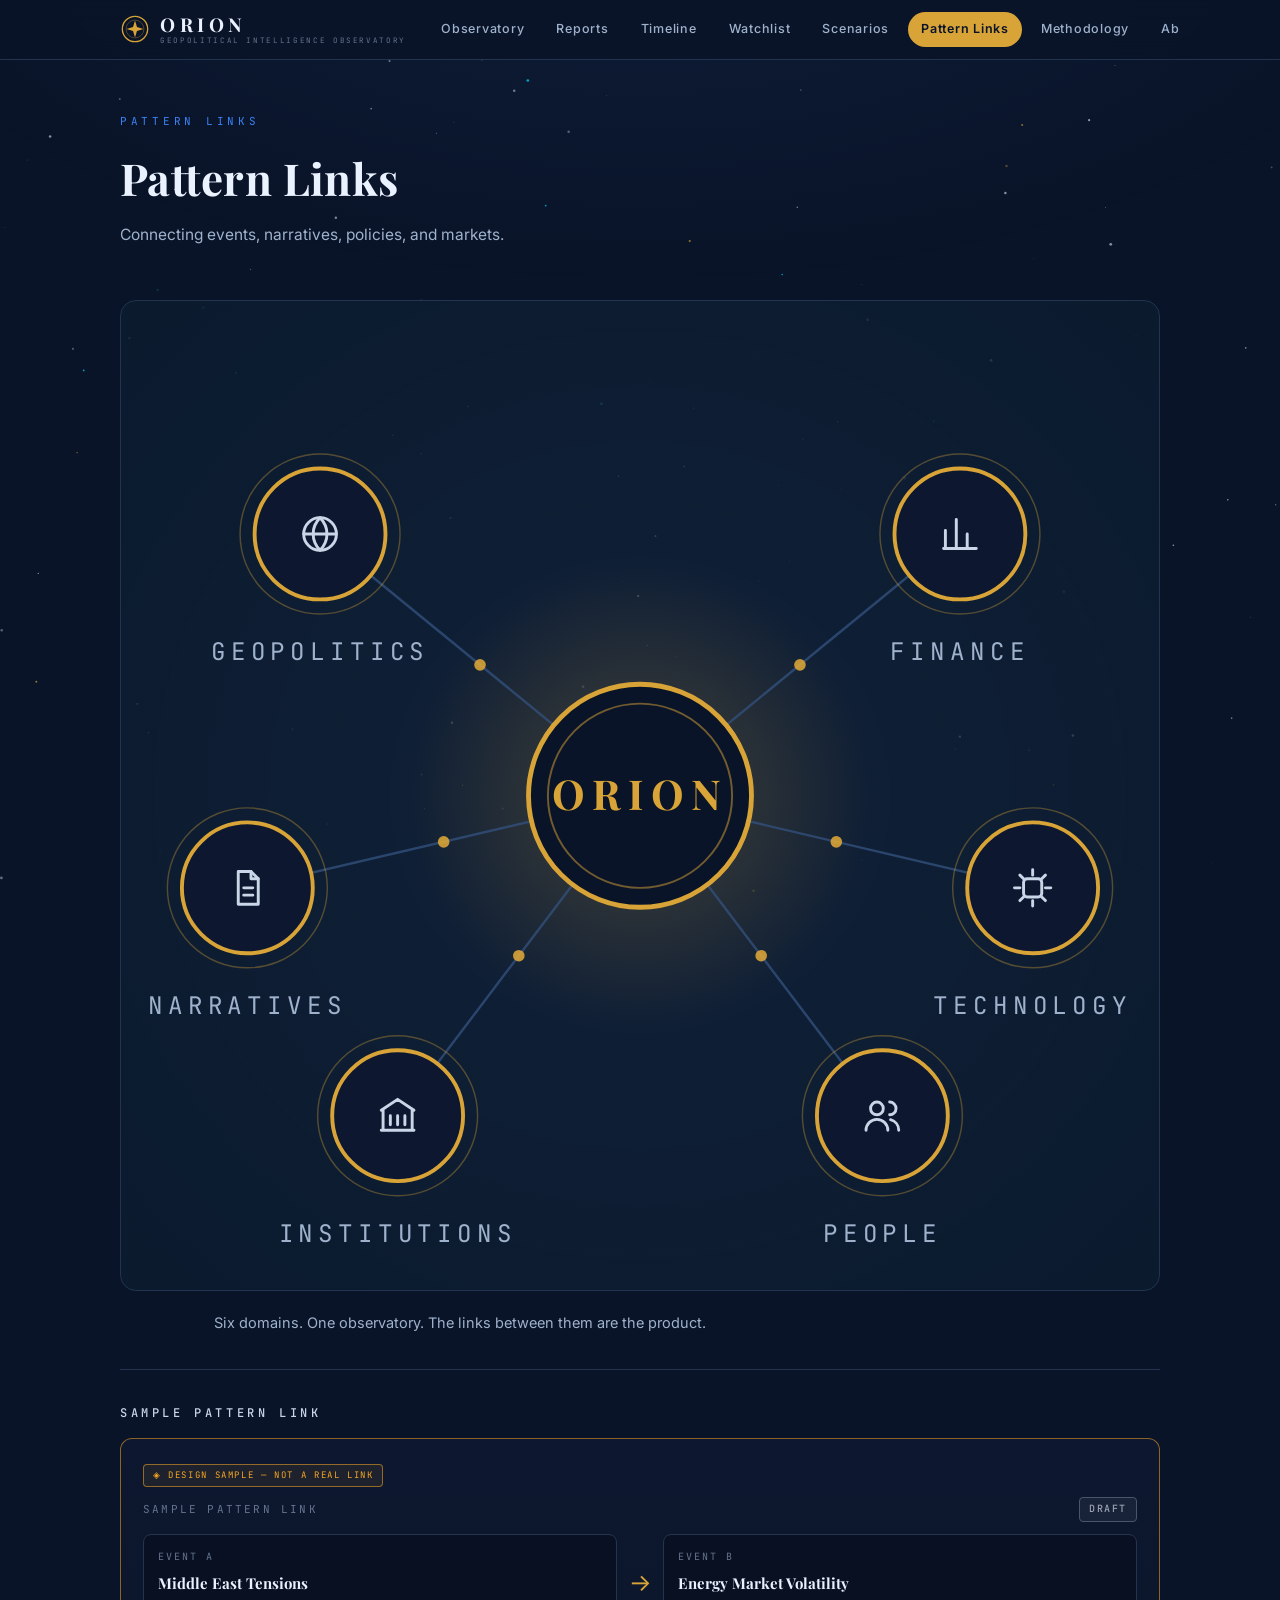
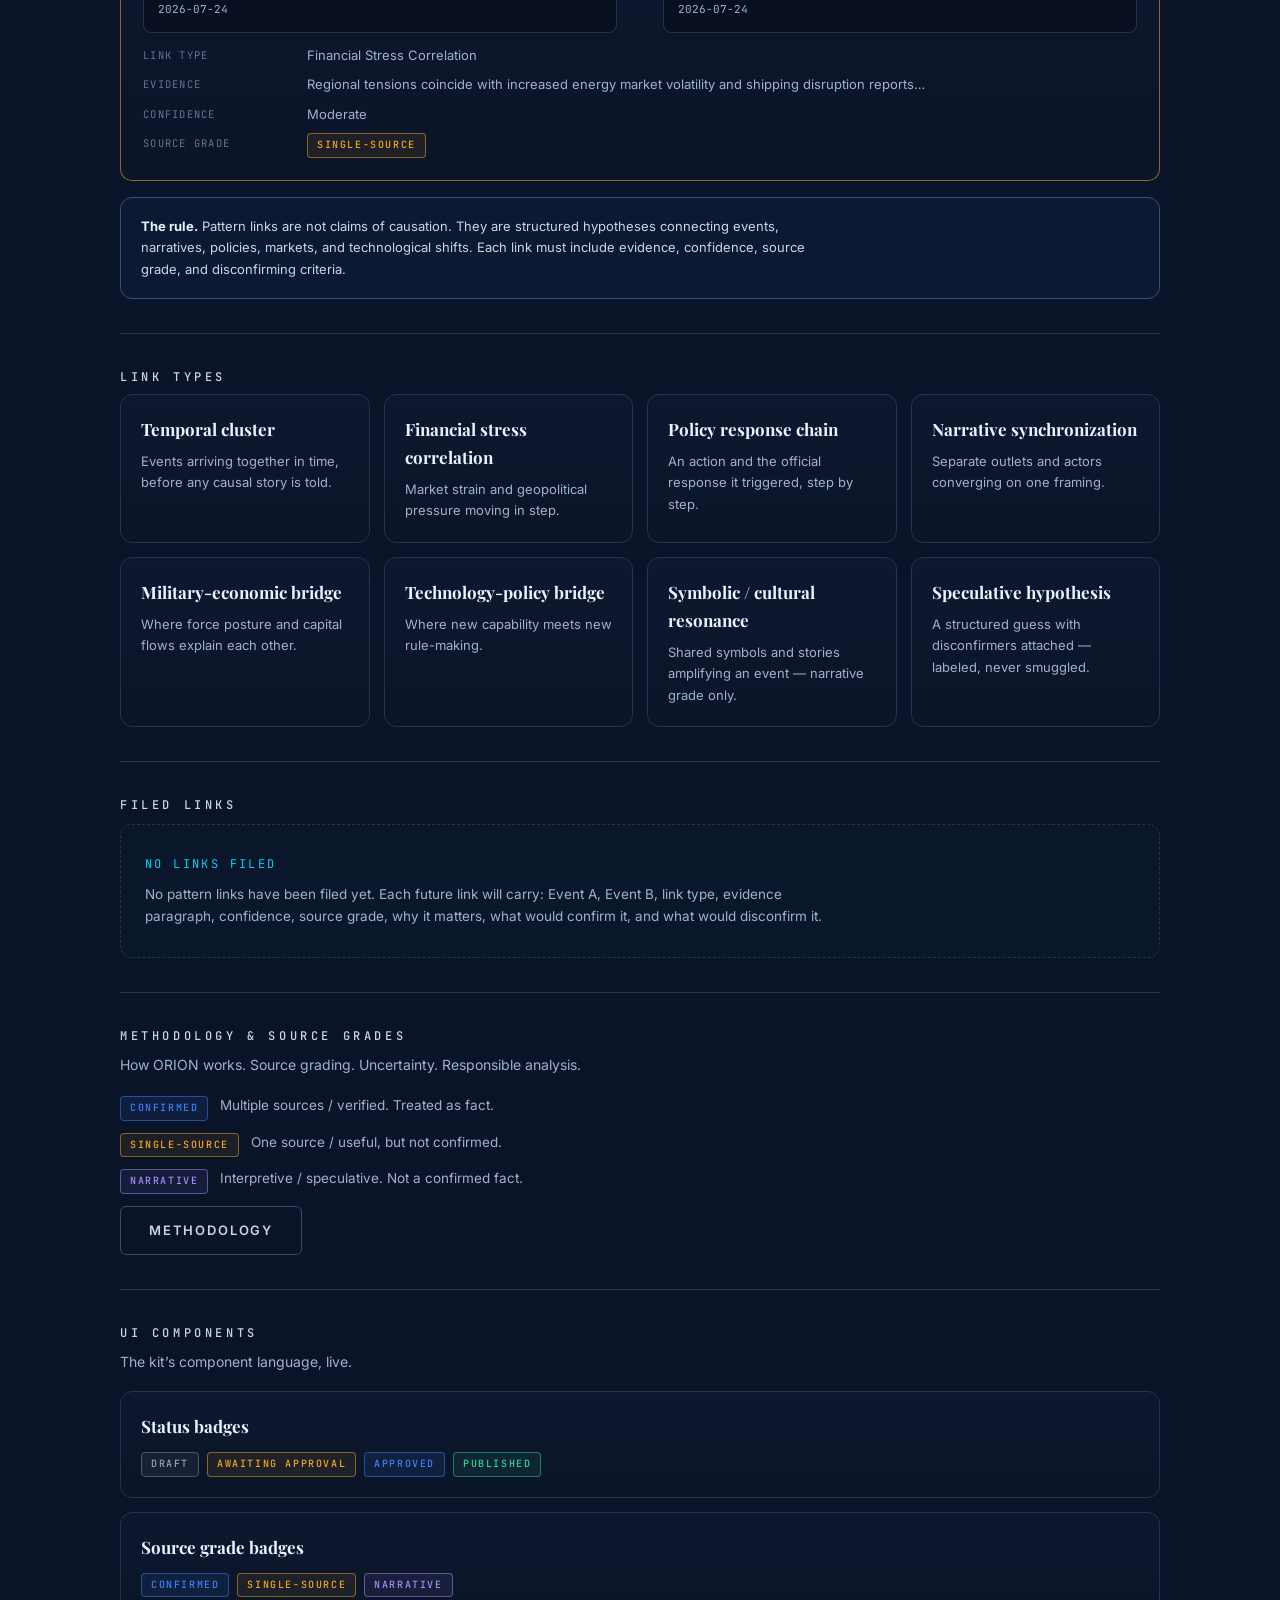
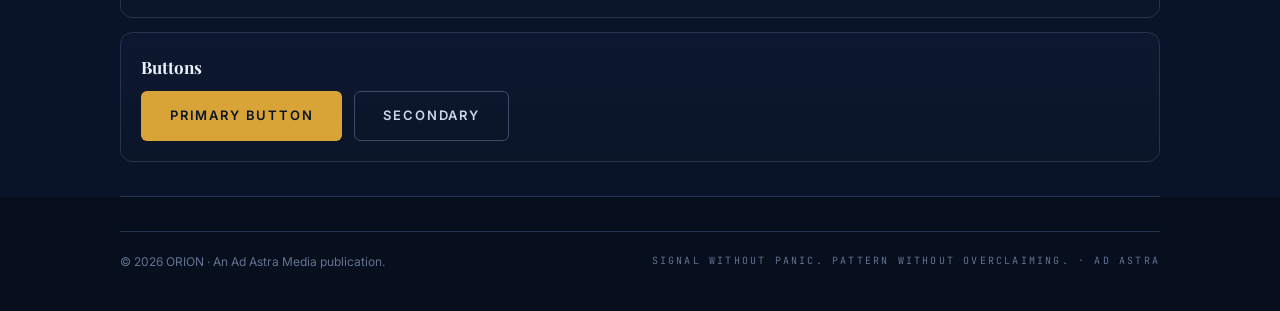
<file: patterns/index.html>
<!DOCTYPE html>
<html lang="en">
<head>
<meta charset="utf-8">
<meta name="viewport" content="width=device-width, initial-scale=1">
<title>Pattern Links — ORION</title>
<meta name="description" content="ORION pattern links: structured hypotheses connecting events, narratives, policies, and markets.">
<link rel="canonical" href="https://ron-delhaye-studios.github.io/orion-reports/patterns/">
<meta property="og:title" content="Pattern Links — ORION">
<meta property="og:description" content="ORION pattern links: structured hypotheses connecting events, narratives, policies, and markets.">
<meta property="og:type" content="website">
<meta property="og:url" content="https://ron-delhaye-studios.github.io/orion-reports/patterns/">
<meta property="og:site_name" content="ORION">
<meta property="og:image" content="https://ron-delhaye-studios.github.io/orion-reports/assets/img/hero-earth.jpg">
<meta name="twitter:card" content="summary">
<meta name="theme-color" content="#0A1428">
<link rel="preconnect" href="https://fonts.googleapis.com"><link rel="preconnect" href="https://fonts.gstatic.com" crossorigin><link href="https://fonts.googleapis.com/css2?family=Playfair+Display:wght@600;700;800&family=Inter:wght@400;500;600;700&family=JetBrains+Mono:wght@400;500&display=swap" rel="stylesheet">
<link rel="stylesheet" href="../assets/css/orion.css?v=4f0955f27514">
<script src="../assets/js/analytics-config.js" defer></script>
<script src="../assets/js/analytics.js" defer></script>
</head>
<body>
<canvas id="stars" aria-hidden="true"></canvas>
<nav class="top"><div class="wrap">
<a class="brand" href="../"><svg viewBox="0 0 32 32" fill="none" aria-hidden="true"><circle cx="16" cy="16" r="13.5" stroke="#D9A437" stroke-width="1.4"/><circle cx="16" cy="16" r="9.5" stroke="#D9A437" stroke-width="0.7" opacity="0.5"/><path d="M16 7l2.1 6.9L25 16l-6.9 2.1L16 25l-2.1-6.9L7 16l6.9-2.1z" fill="#D9A437"/></svg><span class="wm">ORION<small>GEOPOLITICAL INTELLIGENCE OBSERVATORY</small></span></a>
<a class="nl" href="../">Observatory</a><a class="nl" href="../reports/">Reports</a><a class="nl" href="../timeline/">Timeline</a><a class="nl" href="../watchlist/">Watchlist</a><a class="nl" href="../watchlist/#scenarios">Scenarios</a><a class="nl on" href="../patterns/">Pattern Links</a><a class="nl" href="../methodology/">Methodology</a><a class="nl" href="../about/">About</a></div></nav>
<div class="wrap">

<header class="page">
  <div class="eyebrow">Pattern Links</div>
  <h1>Pattern Links</h1>
  <p class="lede">Connecting events, narratives, policies, and markets.</p>
</header>
<section class="blk">
  <div class="netwrap">
<svg viewBox="0 0 420 400" role="img" aria-label="ORION pattern network: six domains connected to ORION">
  <defs>
    <radialGradient id="nc" cx="50%" cy="50%" r="50%">
      <stop offset="0%" stop-color="#D9A437" stop-opacity="0.25"/>
      <stop offset="100%" stop-color="#D9A437" stop-opacity="0"/>
    </radialGradient>
  </defs>
  <circle cx="210" cy="200" r="95" fill="url(#nc)"/>
  <line x1="210" y1="200" x2="78" y2="92" stroke="#33507c" stroke-width="1" opacity="0.8"/><circle cx="144" cy="146" r="2.4" fill="#D9A437" opacity="0.9"/><line x1="210" y1="200" x2="342" y2="92" stroke="#33507c" stroke-width="1" opacity="0.8"/><circle cx="276" cy="146" r="2.4" fill="#D9A437" opacity="0.9"/><line x1="210" y1="200" x2="372" y2="238" stroke="#33507c" stroke-width="1" opacity="0.8"/><circle cx="291" cy="219" r="2.4" fill="#D9A437" opacity="0.9"/><line x1="210" y1="200" x2="48" y2="238" stroke="#33507c" stroke-width="1" opacity="0.8"/><circle cx="129" cy="219" r="2.4" fill="#D9A437" opacity="0.9"/><line x1="210" y1="200" x2="110" y2="332" stroke="#33507c" stroke-width="1" opacity="0.8"/><circle cx="160" cy="266" r="2.4" fill="#D9A437" opacity="0.9"/><line x1="210" y1="200" x2="310" y2="332" stroke="#33507c" stroke-width="1" opacity="0.8"/><circle cx="260" cy="266" r="2.4" fill="#D9A437" opacity="0.9"/>
  <circle cx="78" cy="92" r="27" fill="#0D1830" stroke="#D9A437" stroke-width="1.6"/><circle cx="78" cy="92" r="33" fill="none" stroke="#D9A437" stroke-width="0.6" opacity="0.35"/><g transform="translate(69,83) scale(0.75)" fill="none" stroke="#C9D6E8" stroke-width="1.6" stroke-linecap="round" stroke-linejoin="round"><circle cx="12" cy="12" r="9"/><path d="M3 12h18M12 3c2.5 2.6 3.8 5.7 3.8 9S14.5 18.4 12 21c-2.5-2.6-3.8-5.7-3.8-9S9.5 5.6 12 3z"/></g><text x="78" y="144" text-anchor="middle" fill="#9FB2CC" font-family="JetBrains Mono,monospace" font-size="10" letter-spacing="2">GEOPOLITICS</text><circle cx="342" cy="92" r="27" fill="#0D1830" stroke="#D9A437" stroke-width="1.6"/><circle cx="342" cy="92" r="33" fill="none" stroke="#D9A437" stroke-width="0.6" opacity="0.35"/><g transform="translate(333,83) scale(0.75)" fill="none" stroke="#C9D6E8" stroke-width="1.6" stroke-linecap="round" stroke-linejoin="round"><path d="M4 20V10M10 20V4M16 20v-8M21 20H3"/></g><text x="342" y="144" text-anchor="middle" fill="#9FB2CC" font-family="JetBrains Mono,monospace" font-size="10" letter-spacing="2">FINANCE</text><circle cx="372" cy="238" r="27" fill="#0D1830" stroke="#D9A437" stroke-width="1.6"/><circle cx="372" cy="238" r="33" fill="none" stroke="#D9A437" stroke-width="0.6" opacity="0.35"/><g transform="translate(363,229) scale(0.75)" fill="none" stroke="#C9D6E8" stroke-width="1.6" stroke-linecap="round" stroke-linejoin="round"><rect x="7" y="7" width="10" height="10" rx="2"/><path d="M12 2v3M12 19v3M2 12h3M19 12h3M5 5l2 2M17 17l2 2M19 5l-2 2M7 17l-2 2"/></g><text x="372" y="290" text-anchor="middle" fill="#9FB2CC" font-family="JetBrains Mono,monospace" font-size="10" letter-spacing="2">TECHNOLOGY</text><circle cx="48" cy="238" r="27" fill="#0D1830" stroke="#D9A437" stroke-width="1.6"/><circle cx="48" cy="238" r="33" fill="none" stroke="#D9A437" stroke-width="0.6" opacity="0.35"/><g transform="translate(39,229) scale(0.75)" fill="none" stroke="#C9D6E8" stroke-width="1.6" stroke-linecap="round" stroke-linejoin="round"><path d="M7 3h7l4 4v14H7z"/><path d="M14 3v4h4M10 12h5M10 16h5"/></g><text x="48" y="290" text-anchor="middle" fill="#9FB2CC" font-family="JetBrains Mono,monospace" font-size="10" letter-spacing="2">NARRATIVES</text><circle cx="110" cy="332" r="27" fill="#0D1830" stroke="#D9A437" stroke-width="1.6"/><circle cx="110" cy="332" r="33" fill="none" stroke="#D9A437" stroke-width="0.6" opacity="0.35"/><g transform="translate(101,323) scale(0.75)" fill="none" stroke="#C9D6E8" stroke-width="1.6" stroke-linecap="round" stroke-linejoin="round"><path d="M3 9l9-6 9 6M4 9v10M20 9v10M8 12v5M12 12v5M16 12v5M3 20h18"/></g><text x="110" y="384" text-anchor="middle" fill="#9FB2CC" font-family="JetBrains Mono,monospace" font-size="10" letter-spacing="2">INSTITUTIONS</text><circle cx="310" cy="332" r="27" fill="#0D1830" stroke="#D9A437" stroke-width="1.6"/><circle cx="310" cy="332" r="33" fill="none" stroke="#D9A437" stroke-width="0.6" opacity="0.35"/><g transform="translate(301,323) scale(0.75)" fill="none" stroke="#C9D6E8" stroke-width="1.6" stroke-linecap="round" stroke-linejoin="round"><circle cx="9" cy="8" r="3.5"/><path d="M3 20c0-3.3 2.7-6 6-6s6 2.7 6 6M16 4.5a3.5 3.5 0 010 7M21 20c0-2.8-1.9-5.1-4.5-5.8"/></g><text x="310" y="384" text-anchor="middle" fill="#9FB2CC" font-family="JetBrains Mono,monospace" font-size="10" letter-spacing="2">PEOPLE</text>
  <circle cx="210" cy="200" r="46" fill="#0A1428" stroke="#D9A437" stroke-width="2"/>
  <circle cx="210" cy="200" r="38" fill="none" stroke="#D9A437" stroke-width="0.8" opacity="0.5"/>
  <text x="210" y="206" text-anchor="middle" fill="#D9A437" font-family="Playfair Display,serif" font-weight="700" font-size="17" letter-spacing="3">ORION</text>
</svg>
</div>
  <p class="dim" style="text-align:center">Six domains. One observatory. The links between them are the product.</p>
</section>
<section class="blk">
  <h2 class="sec">Sample pattern link</h2>
  <div class="plink sample">
    <span class="sample-ribbon">Design sample &mdash; not a real link</span>
    <div style="display:flex;justify-content:space-between;align-items:center;gap:10px;flex-wrap:wrap">
      <span class="mono faint" style="font-size:11px;letter-spacing:.2em">SAMPLE PATTERN LINK</span>
      <span class="badge st-draft">Draft</span>
    </div>
    <div class="evs">
      <div class="ev"><div class="lbl">Event A</div><h4>Middle East Tensions</h4><div class="d">2026-07-24</div></div>
      <div class="go">&rarr;</div>
      <div class="ev"><div class="lbl">Event B</div><h4>Energy Market Volatility</h4><div class="d">2026-07-24</div></div>
    </div>
    <div class="kv">
      <div class="k">Link type</div><div class="v">Financial Stress Correlation</div>
      <div class="k">Evidence</div><div class="v">Regional tensions coincide with increased energy market volatility and shipping disruption reports&hellip;</div>
      <div class="k">Confidence</div><div class="v">Moderate</div>
      <div class="k">Source grade</div><div class="v"><span class="badge g-single">Single-source</span></div>
    </div>
  </div>
  <div class="warn" style="border-color:#33507c;background:rgba(59,130,246,.05)">
    <p style="color:var(--silver)"><strong style="color:var(--moon)">The rule.</strong> Pattern links are not claims of causation. They are structured hypotheses connecting events, narratives, policies, markets, and technological shifts. Each link must include evidence, confidence, source grade, and disconfirming criteria.</p>
  </div>
</section>
<section class="blk">
  <h2 class="sec">Link types</h2>
  <div class="grid">
<div class="card"><h3>Temporal cluster</h3><p>Events arriving together in time, before any causal story is told.</p></div>
<div class="card"><h3>Financial stress correlation</h3><p>Market strain and geopolitical pressure moving in step.</p></div>
<div class="card"><h3>Policy response chain</h3><p>An action and the official response it triggered, step by step.</p></div>
<div class="card"><h3>Narrative synchronization</h3><p>Separate outlets and actors converging on one framing.</p></div>
<div class="card"><h3>Military-economic bridge</h3><p>Where force posture and capital flows explain each other.</p></div>
<div class="card"><h3>Technology-policy bridge</h3><p>Where new capability meets new rule-making.</p></div>
<div class="card"><h3>Symbolic / cultural resonance</h3><p>Shared symbols and stories amplifying an event &mdash; narrative grade only.</p></div>
<div class="card"><h3>Speculative hypothesis</h3><p>A structured guess with disconfirmers attached &mdash; labeled, never smuggled.</p></div>
  </div>
</section>
<section class="blk">
  <h2 class="sec">Filed links</h2>
  <div class="empty">
    <div class="t">NO LINKS FILED</div>
    <p>No pattern links have been filed yet. Each future link will carry: Event A, Event B, link type, evidence paragraph, confidence, source grade, why it matters, what would confirm it, and what would disconfirm it.</p>
  </div>
</section>
<section class="blk">
  <h2 class="sec">Methodology &amp; source grades</h2>
  <p class="sub">How ORION works. Source grading. Uncertainty. Responsible analysis.</p>
  <div class="legend">
    <div class="row"><span class="badge g-confirmed">Confirmed</span><span>Multiple sources / verified. Treated as fact.</span></div>
    <div class="row"><span class="badge g-single">Single-source</span><span>One source / useful, but not confirmed.</span></div>
    <div class="row"><span class="badge g-narrative">Narrative</span><span>Interpretive / speculative. Not a confirmed fact.</span></div>
  </div>
  <p style="margin-top:12px"><a class="btn btn-ghost" href="../methodology/">Methodology</a></p>
</section>
<section class="blk">
  <h2 class="sec">UI components</h2>
  <p class="sub">The kit&rsquo;s component language, live.</p>
  <div class="card" style="margin-bottom:14px">
    <h3>Status badges</h3>
    <div class="chips">
      <span class="badge st-draft">Draft</span><span class="badge st-awaiting">Awaiting approval</span>
      <span class="badge st-approved">Approved</span><span class="badge st-published">Published</span>
    </div>
  </div>
  <div class="card" style="margin-bottom:14px">
    <h3>Source grade badges</h3>
    <div class="chips">
      <span class="badge g-confirmed">Confirmed</span><span class="badge g-single">Single-source</span>
      <span class="badge g-narrative">Narrative</span>
    </div>
  </div>
  <div class="card">
    <h3>Buttons</h3>
    <div style="display:flex;gap:12px;flex-wrap:wrap;margin-top:10px">
      <a class="btn btn-primary" href="../reports/">Primary Button</a>
      <a class="btn btn-ghost" href="../timeline/">Secondary</a>
    </div>
  </div>
</section>

</div>
<footer><div class="wrap"><div class="rule">
<span>&copy; 2026 ORION &middot; An Ad Astra Media publication.</span>
<span class="tag">Signal without panic. Pattern without overclaiming. &middot; AD ASTRA</span>
</div></div></footer>
<script>
/* starfield — faint twinkling stars, pauses when hidden or reduced-motion */
(function(){
  if(matchMedia("(prefers-reduced-motion: reduce)").matches) return;
  var c=document.getElementById("stars"),x=c.getContext("2d"),stars=[],W,H,timer=null,t=0;
  function size(){W=c.width=innerWidth;H=c.height=innerHeight;stars=[];
    for(var i=0;i<Math.min(240,W*H/8500);i++)stars.push({x:Math.random()*W,y:Math.random()*H,
      r:Math.random()*1.2+.2,p:Math.random()*6.28,s:.4+Math.random()*1.2,
      c:Math.random()<.12?"217,164,55":Math.random()<.25?"0,209,255":"201,214,232"});}
  function draw(){t+=.016;x.clearRect(0,0,W,H);
    for(var i=0;i<stars.length;i++){var s=stars[i],a=.22+.55*Math.abs(Math.sin(t*s.s+s.p));
      x.fillStyle="rgba("+s.c+","+a.toFixed(2)+")";
      x.beginPath();x.arc(s.x,s.y,s.r,0,6.283);x.fill();}}
  size();addEventListener("resize",size);
  function go(){if(!timer)timer=setInterval(draw,50);}
  function stop(){clearInterval(timer);timer=null;}
  document.addEventListener("visibilitychange",function(){document.hidden?stop():go();});
  go();
})();
</script>
</body>
</html>
</file>
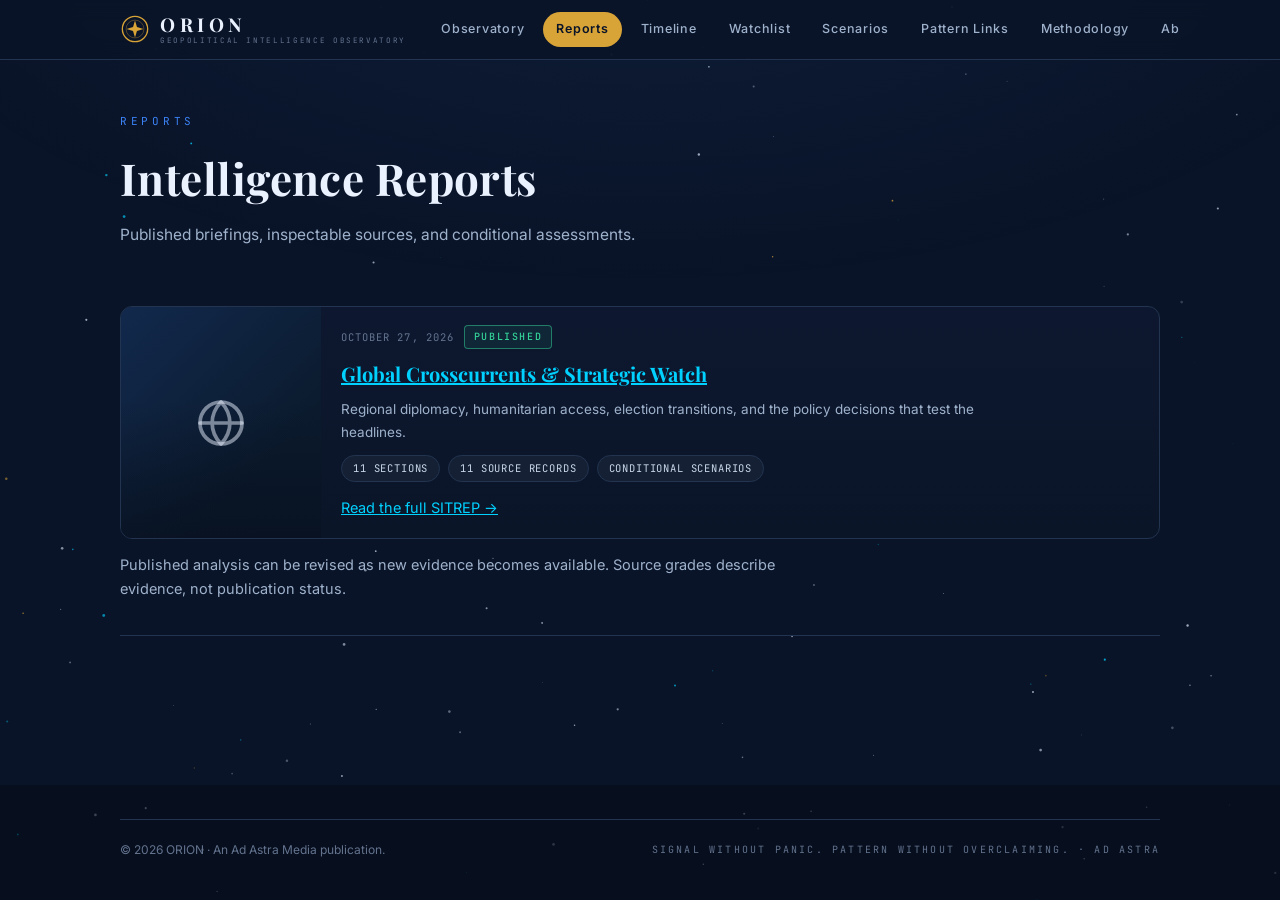
<file: reports/index.html>
<!DOCTYPE html>
<html lang="en">
<head>
<meta charset="utf-8">
<meta name="viewport" content="width=device-width, initial-scale=1">
<title>Intelligence Reports — ORION</title>
<meta name="description" content="ORION intelligence reports: structured analysis, clear source grading, calm perspective.">
<link rel="canonical" href="https://ron-delhaye-studios.github.io/orion-reports/reports/">
<meta property="og:title" content="Intelligence Reports — ORION">
<meta property="og:description" content="ORION intelligence reports: structured analysis, clear source grading, calm perspective.">
<meta property="og:type" content="website">
<meta property="og:url" content="https://ron-delhaye-studios.github.io/orion-reports/reports/">
<meta property="og:site_name" content="ORION">
<meta property="og:image" content="https://ron-delhaye-studios.github.io/orion-reports/assets/img/hero-earth.jpg">
<meta name="twitter:card" content="summary">
<meta name="theme-color" content="#0A1428">
<link rel="preconnect" href="https://fonts.googleapis.com"><link rel="preconnect" href="https://fonts.gstatic.com" crossorigin><link href="https://fonts.googleapis.com/css2?family=Playfair+Display:wght@600;700;800&family=Inter:wght@400;500;600;700&family=JetBrains+Mono:wght@400;500&display=swap" rel="stylesheet">
<link rel="stylesheet" href="../assets/css/orion.css?v=4f0955f27514">
<script src="../assets/js/analytics-config.js" defer></script>
<script src="../assets/js/analytics.js" defer></script>
</head>
<body>
<canvas id="stars" aria-hidden="true"></canvas>
<nav class="top"><div class="wrap">
<a class="brand" href="../"><svg viewBox="0 0 32 32" fill="none" aria-hidden="true"><circle cx="16" cy="16" r="13.5" stroke="#D9A437" stroke-width="1.4"/><circle cx="16" cy="16" r="9.5" stroke="#D9A437" stroke-width="0.7" opacity="0.5"/><path d="M16 7l2.1 6.9L25 16l-6.9 2.1L16 25l-2.1-6.9L7 16l6.9-2.1z" fill="#D9A437"/></svg><span class="wm">ORION<small>GEOPOLITICAL INTELLIGENCE OBSERVATORY</small></span></a>
<a class="nl" href="../">Observatory</a><a class="nl on" href="../reports/">Reports</a><a class="nl" href="../timeline/">Timeline</a><a class="nl" href="../watchlist/">Watchlist</a><a class="nl" href="../watchlist/#scenarios">Scenarios</a><a class="nl" href="../patterns/">Pattern Links</a><a class="nl" href="../methodology/">Methodology</a><a class="nl" href="../about/">About</a></div></nav>
<div class="wrap">
<header class="page"><div class="eyebrow">Reports</div><h1>Intelligence Reports</h1><p class="lede">Published briefings, inspectable sources, and conditional assessments.</p></header><section class="blk"><article class="rcard" data-cat="geopolitics"><div class="thumb thumb-geo"><svg viewBox="0 0 24 24" fill="none" stroke="currentColor" stroke-width="1.6" stroke-linecap="round" stroke-linejoin="round"><circle cx="12" cy="12" r="9"/><path d="M3 12h18M12 3c2.5 2.6 3.8 5.7 3.8 9S14.5 18.4 12 21c-2.5-2.6-3.8-5.7-3.8-9S9.5 5.6 12 3z"/></svg></div><div class="tbody"><div class="meta"><time datetime="2026-10-27">October 27, 2026</time><span class="badge st-published">Published</span></div><h3><a href="../reports/2026-10-27/">Global Crosscurrents &amp; Strategic Watch</a></h3><p class="sum">Regional diplomacy, humanitarian access, election transitions, and the policy decisions that test the headlines.</p><div class="chips"><span class="chip">11 sections</span><span class="chip">11 source records</span><span class="chip">Conditional scenarios</span></div><p style="margin-top:14px"><a href="../reports/2026-10-27/">Read the full SITREP →</a></p></div></article><p class="dim">Published analysis can be revised as new evidence becomes available. Source grades describe evidence, not publication status.</p></section>
</div>
<footer><div class="wrap"><div class="rule">
<span>&copy; 2026 ORION &middot; An Ad Astra Media publication.</span>
<span class="tag">Signal without panic. Pattern without overclaiming. &middot; AD ASTRA</span>
</div></div></footer>
<script>
/* starfield — faint twinkling stars, pauses when hidden or reduced-motion */
(function(){
  if(matchMedia("(prefers-reduced-motion: reduce)").matches) return;
  var c=document.getElementById("stars"),x=c.getContext("2d"),stars=[],W,H,timer=null,t=0;
  function size(){W=c.width=innerWidth;H=c.height=innerHeight;stars=[];
    for(var i=0;i<Math.min(240,W*H/8500);i++)stars.push({x:Math.random()*W,y:Math.random()*H,
      r:Math.random()*1.2+.2,p:Math.random()*6.28,s:.4+Math.random()*1.2,
      c:Math.random()<.12?"217,164,55":Math.random()<.25?"0,209,255":"201,214,232"});}
  function draw(){t+=.016;x.clearRect(0,0,W,H);
    for(var i=0;i<stars.length;i++){var s=stars[i],a=.22+.55*Math.abs(Math.sin(t*s.s+s.p));
      x.fillStyle="rgba("+s.c+","+a.toFixed(2)+")";
      x.beginPath();x.arc(s.x,s.y,s.r,0,6.283);x.fill();}}
  size();addEventListener("resize",size);
  function go(){if(!timer)timer=setInterval(draw,50);}
  function stop(){clearInterval(timer);timer=null;}
  document.addEventListener("visibilitychange",function(){document.hidden?stop():go();});
  go();
})();
</script>
</body>
</html>
</file>
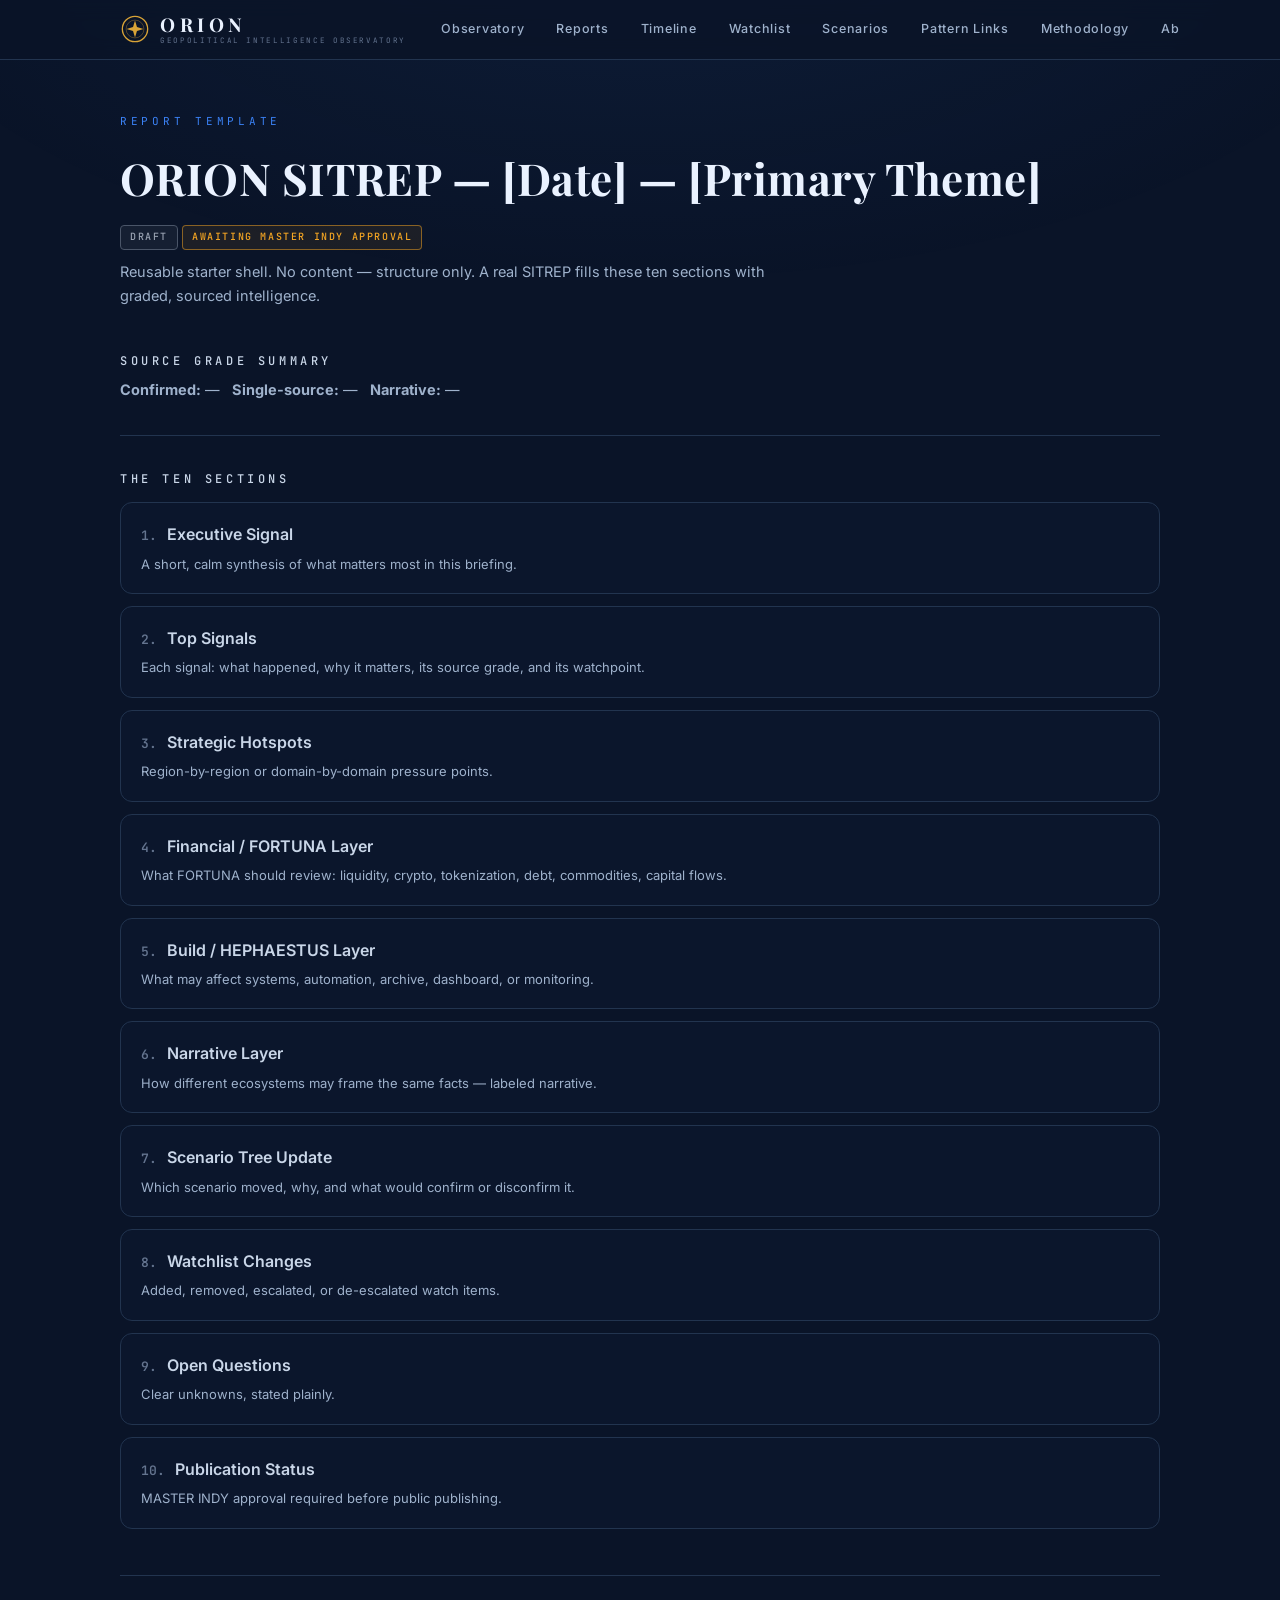
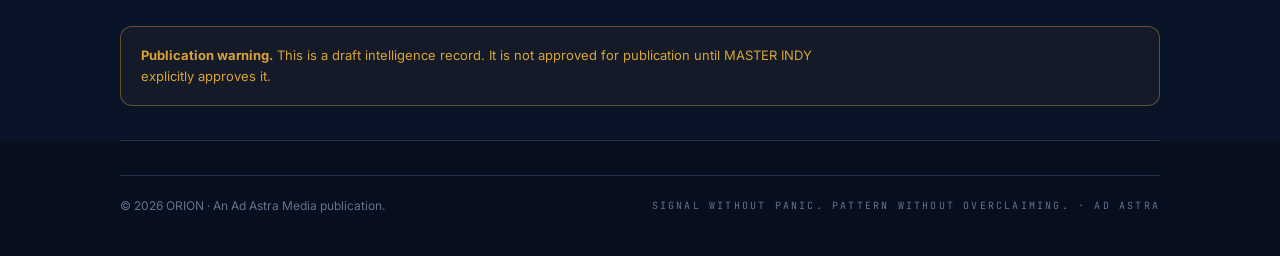
<file: template/index.html>
<!DOCTYPE html>
<html lang="en">
<head>
<meta charset="utf-8">
<meta name="viewport" content="width=device-width, initial-scale=1">
<title>SITREP Template — ORION</title>
<meta name="description" content="The ORION SITREP report template: ten sections, source-graded, draft until approved.">
<link rel="canonical" href="https://ron-delhaye-studios.github.io/orion-reports/template/">
<meta property="og:title" content="SITREP Template — ORION">
<meta property="og:description" content="The ORION SITREP report template: ten sections, source-graded, draft until approved.">
<meta property="og:type" content="website">
<meta property="og:url" content="https://ron-delhaye-studios.github.io/orion-reports/template/">
<meta property="og:site_name" content="ORION">
<meta property="og:image" content="https://ron-delhaye-studios.github.io/orion-reports/assets/img/hero-earth.jpg">
<meta name="twitter:card" content="summary">
<meta name="theme-color" content="#0A1428">
<link rel="preconnect" href="https://fonts.googleapis.com"><link rel="preconnect" href="https://fonts.gstatic.com" crossorigin><link href="https://fonts.googleapis.com/css2?family=Playfair+Display:wght@600;700;800&family=Inter:wght@400;500;600;700&family=JetBrains+Mono:wght@400;500&display=swap" rel="stylesheet">
<link rel="stylesheet" href="../assets/css/orion.css?v=4f0955f27514">
<script src="../assets/js/analytics-config.js" defer></script>
<script src="../assets/js/analytics.js" defer></script>
</head>
<body>
<canvas id="stars" aria-hidden="true"></canvas>
<nav class="top"><div class="wrap">
<a class="brand" href="../"><svg viewBox="0 0 32 32" fill="none" aria-hidden="true"><circle cx="16" cy="16" r="13.5" stroke="#D9A437" stroke-width="1.4"/><circle cx="16" cy="16" r="9.5" stroke="#D9A437" stroke-width="0.7" opacity="0.5"/><path d="M16 7l2.1 6.9L25 16l-6.9 2.1L16 25l-2.1-6.9L7 16l6.9-2.1z" fill="#D9A437"/></svg><span class="wm">ORION<small>GEOPOLITICAL INTELLIGENCE OBSERVATORY</small></span></a>
<a class="nl" href="../">Observatory</a><a class="nl" href="../reports/">Reports</a><a class="nl" href="../timeline/">Timeline</a><a class="nl" href="../watchlist/">Watchlist</a><a class="nl" href="../watchlist/#scenarios">Scenarios</a><a class="nl" href="../patterns/">Pattern Links</a><a class="nl" href="../methodology/">Methodology</a><a class="nl" href="../about/">About</a></div></nav>
<div class="wrap">

<header class="page">
  <div class="eyebrow">Report template</div>
  <h1>ORION SITREP &mdash; [Date] &mdash; [Primary Theme]</h1>
  <p class="lede"><span class="badge st-draft">Draft</span> <span class="badge st-awaiting">Awaiting MASTER INDY approval</span></p>
  <p class="dim" style="margin-top:10px">Reusable starter shell. No content &mdash; structure only. A real SITREP fills these ten sections with graded, sourced intelligence.</p>
</header>
<section class="blk">
  <h2 class="sec">Source grade summary</h2>
  <p class="dim"><strong>Confirmed:</strong> &mdash; &nbsp; <strong>Single-source:</strong> &mdash; &nbsp; <strong>Narrative:</strong> &mdash;</p>
</section>
<section class="blk">
  <h2 class="sec">The ten sections</h2>
<div class="tsec"><h3><span class="n">1.</span>Executive Signal</h3><p>A short, calm synthesis of what matters most in this briefing.</p></div>
<div class="tsec"><h3><span class="n">2.</span>Top Signals</h3><p>Each signal: what happened, why it matters, its source grade, and its watchpoint.</p></div>
<div class="tsec"><h3><span class="n">3.</span>Strategic Hotspots</h3><p>Region-by-region or domain-by-domain pressure points.</p></div>
<div class="tsec"><h3><span class="n">4.</span>Financial / FORTUNA Layer</h3><p>What FORTUNA should review: liquidity, crypto, tokenization, debt, commodities, capital flows.</p></div>
<div class="tsec"><h3><span class="n">5.</span>Build / HEPHAESTUS Layer</h3><p>What may affect systems, automation, archive, dashboard, or monitoring.</p></div>
<div class="tsec"><h3><span class="n">6.</span>Narrative Layer</h3><p>How different ecosystems may frame the same facts &mdash; labeled narrative.</p></div>
<div class="tsec"><h3><span class="n">7.</span>Scenario Tree Update</h3><p>Which scenario moved, why, and what would confirm or disconfirm it.</p></div>
<div class="tsec"><h3><span class="n">8.</span>Watchlist Changes</h3><p>Added, removed, escalated, or de-escalated watch items.</p></div>
<div class="tsec"><h3><span class="n">9.</span>Open Questions</h3><p>Clear unknowns, stated plainly.</p></div>
<div class="tsec"><h3><span class="n">10.</span>Publication Status</h3><p>MASTER INDY approval required before public publishing.</p></div>
</section>
<section class="blk">
  <div class="warn"><p><strong>Publication warning.</strong> This is a draft intelligence record. It is not approved for publication until MASTER INDY explicitly approves it.</p></div>
</section>

</div>
<footer><div class="wrap"><div class="rule">
<span>&copy; 2026 ORION &middot; An Ad Astra Media publication.</span>
<span class="tag">Signal without panic. Pattern without overclaiming. &middot; AD ASTRA</span>
</div></div></footer>
<script>
/* starfield — faint twinkling stars, pauses when hidden or reduced-motion */
(function(){
  if(matchMedia("(prefers-reduced-motion: reduce)").matches) return;
  var c=document.getElementById("stars"),x=c.getContext("2d"),stars=[],W,H,timer=null,t=0;
  function size(){W=c.width=innerWidth;H=c.height=innerHeight;stars=[];
    for(var i=0;i<Math.min(240,W*H/8500);i++)stars.push({x:Math.random()*W,y:Math.random()*H,
      r:Math.random()*1.2+.2,p:Math.random()*6.28,s:.4+Math.random()*1.2,
      c:Math.random()<.12?"217,164,55":Math.random()<.25?"0,209,255":"201,214,232"});}
  function draw(){t+=.016;x.clearRect(0,0,W,H);
    for(var i=0;i<stars.length;i++){var s=stars[i],a=.22+.55*Math.abs(Math.sin(t*s.s+s.p));
      x.fillStyle="rgba("+s.c+","+a.toFixed(2)+")";
      x.beginPath();x.arc(s.x,s.y,s.r,0,6.283);x.fill();}}
  size();addEventListener("resize",size);
  function go(){if(!timer)timer=setInterval(draw,50);}
  function stop(){clearInterval(timer);timer=null;}
  document.addEventListener("visibilitychange",function(){document.hidden?stop():go();});
  go();
})();
</script>
</body>
</html>
</file>
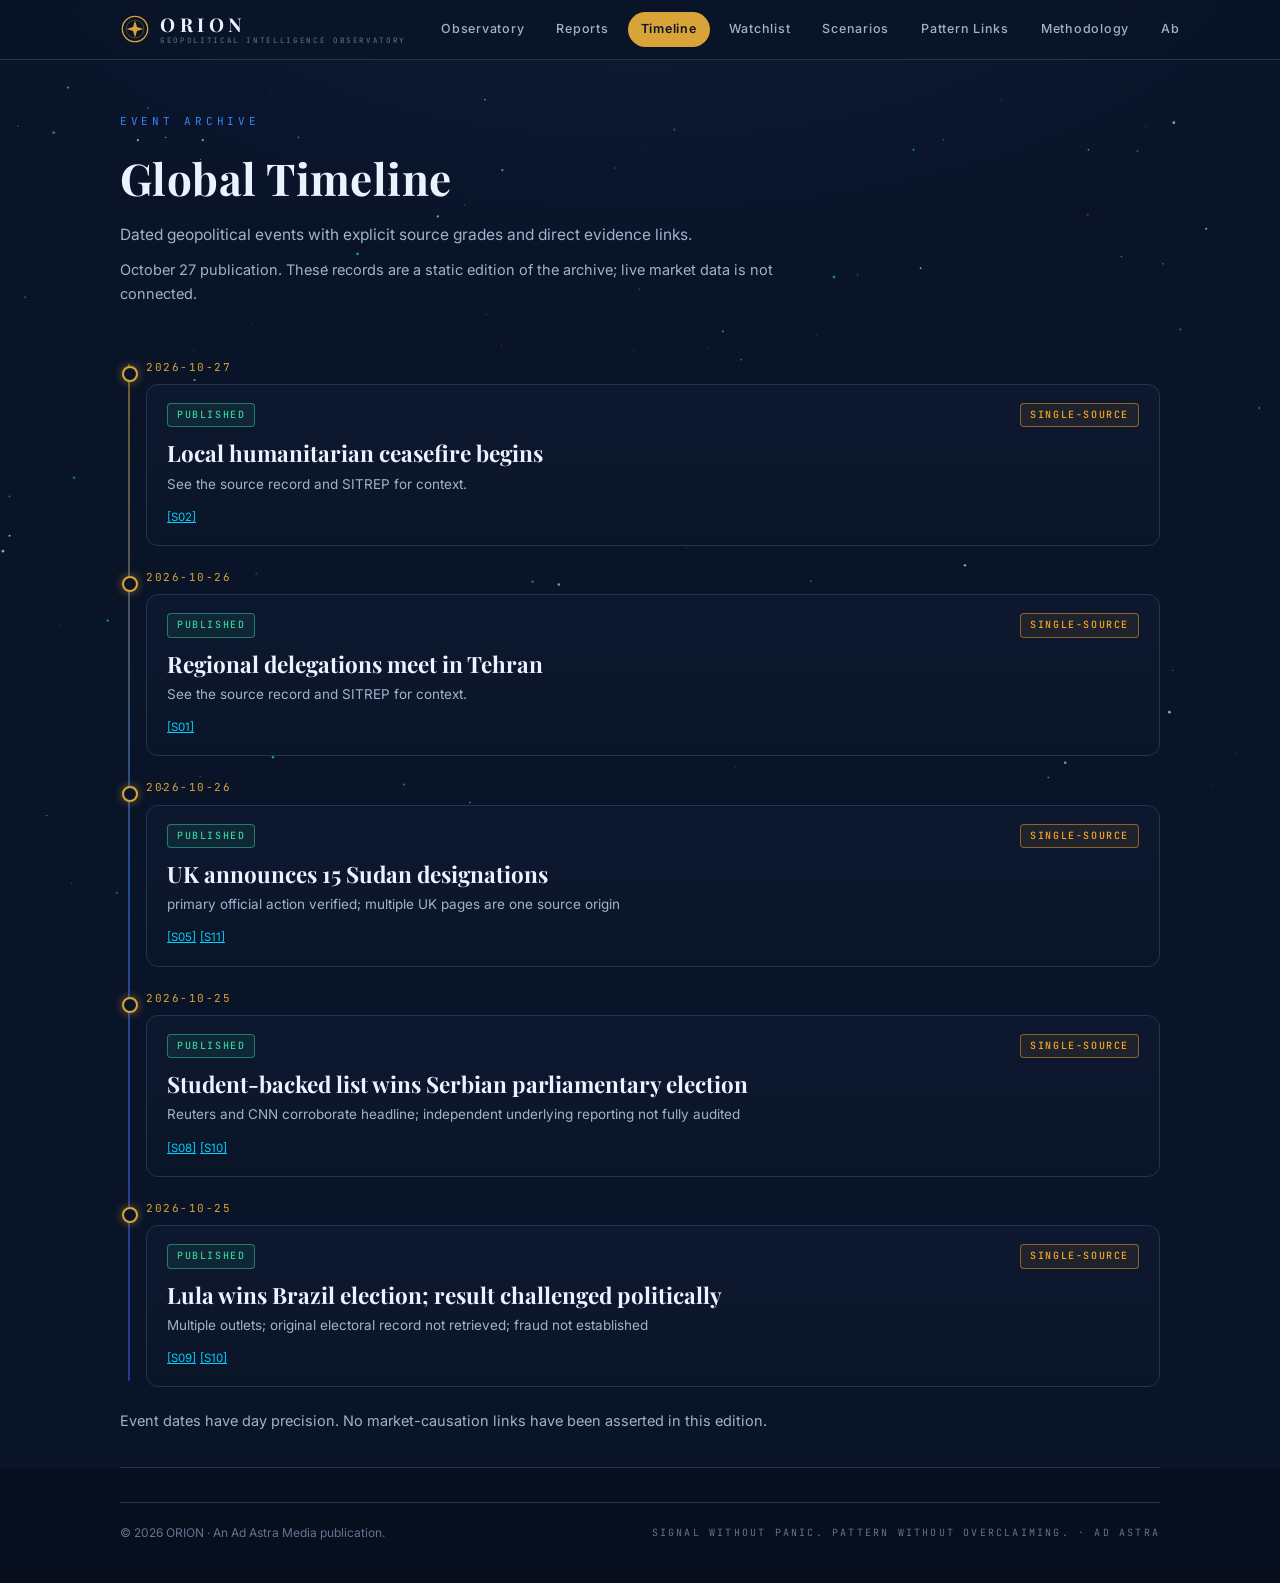
<file: timeline/index.html>
<!DOCTYPE html>
<html lang="en">
<head>
<meta charset="utf-8">
<meta name="viewport" content="width=device-width, initial-scale=1">
<title>Timeline — ORION</title>
<meta name="description" content="The shared ORION × FORTUNA event timeline: geopolitical and market events, source-graded.">
<link rel="canonical" href="https://ron-delhaye-studios.github.io/orion-reports/timeline/">
<meta property="og:title" content="Timeline — ORION">
<meta property="og:description" content="The shared ORION × FORTUNA event timeline: geopolitical and market events, source-graded.">
<meta property="og:type" content="website">
<meta property="og:url" content="https://ron-delhaye-studios.github.io/orion-reports/timeline/">
<meta property="og:site_name" content="ORION">
<meta property="og:image" content="https://ron-delhaye-studios.github.io/orion-reports/assets/img/hero-earth.jpg">
<meta name="twitter:card" content="summary">
<meta name="theme-color" content="#0A1428">
<link rel="preconnect" href="https://fonts.googleapis.com"><link rel="preconnect" href="https://fonts.gstatic.com" crossorigin><link href="https://fonts.googleapis.com/css2?family=Playfair+Display:wght@600;700;800&family=Inter:wght@400;500;600;700&family=JetBrains+Mono:wght@400;500&display=swap" rel="stylesheet">
<link rel="stylesheet" href="../assets/css/orion.css?v=4f0955f27514">
<script src="../assets/js/analytics-config.js" defer></script>
<script src="../assets/js/analytics.js" defer></script>
</head>
<body>
<canvas id="stars" aria-hidden="true"></canvas>
<nav class="top"><div class="wrap">
<a class="brand" href="../"><svg viewBox="0 0 32 32" fill="none" aria-hidden="true"><circle cx="16" cy="16" r="13.5" stroke="#D9A437" stroke-width="1.4"/><circle cx="16" cy="16" r="9.5" stroke="#D9A437" stroke-width="0.7" opacity="0.5"/><path d="M16 7l2.1 6.9L25 16l-6.9 2.1L16 25l-2.1-6.9L7 16l6.9-2.1z" fill="#D9A437"/></svg><span class="wm">ORION<small>GEOPOLITICAL INTELLIGENCE OBSERVATORY</small></span></a>
<a class="nl" href="../">Observatory</a><a class="nl" href="../reports/">Reports</a><a class="nl on" href="../timeline/">Timeline</a><a class="nl" href="../watchlist/">Watchlist</a><a class="nl" href="../watchlist/#scenarios">Scenarios</a><a class="nl" href="../patterns/">Pattern Links</a><a class="nl" href="../methodology/">Methodology</a><a class="nl" href="../about/">About</a></div></nav>
<div class="wrap">
<header class="page"><div class="eyebrow">Event archive</div><h1>Global Timeline</h1><p class="lede">Dated geopolitical events with explicit source grades and direct evidence links.</p><p class="dim" style="margin-top:10px">October 27 publication. These records are a static edition of the archive; live market data is not connected.</p></header><section class="blk"><div class="tl"><article class="tl-item"><div class="tl-date">2026-10-27</div><div class="tl-card"><div class="top"><span class="badge st-published">Published</span><span class="badge g-single">Single-source</span></div><h2>Local humanitarian ceasefire begins</h2><p>See the source record and SITREP for context.</p><p style="margin-top:10px"><a class="source-ref" href="../reports/2026-10-27/#S02">[S02]</a></p></div></article><article class="tl-item"><div class="tl-date">2026-10-26</div><div class="tl-card"><div class="top"><span class="badge st-published">Published</span><span class="badge g-single">Single-source</span></div><h2>Regional delegations meet in Tehran</h2><p>See the source record and SITREP for context.</p><p style="margin-top:10px"><a class="source-ref" href="../reports/2026-10-27/#S01">[S01]</a></p></div></article><article class="tl-item"><div class="tl-date">2026-10-26</div><div class="tl-card"><div class="top"><span class="badge st-published">Published</span><span class="badge g-single">Single-source</span></div><h2>UK announces 15 Sudan designations</h2><p>primary official action verified; multiple UK pages are one source origin</p><p style="margin-top:10px"><a class="source-ref" href="../reports/2026-10-27/#S05">[S05]</a> <a class="source-ref" href="../reports/2026-10-27/#S11">[S11]</a></p></div></article><article class="tl-item"><div class="tl-date">2026-10-25</div><div class="tl-card"><div class="top"><span class="badge st-published">Published</span><span class="badge g-single">Single-source</span></div><h2>Student-backed list wins Serbian parliamentary election</h2><p>Reuters and CNN corroborate headline; independent underlying reporting not fully audited</p><p style="margin-top:10px"><a class="source-ref" href="../reports/2026-10-27/#S08">[S08]</a> <a class="source-ref" href="../reports/2026-10-27/#S10">[S10]</a></p></div></article><article class="tl-item"><div class="tl-date">2026-10-25</div><div class="tl-card"><div class="top"><span class="badge st-published">Published</span><span class="badge g-single">Single-source</span></div><h2>Lula wins Brazil election; result challenged politically</h2><p>Multiple outlets; original electoral record not retrieved; fraud not established</p><p style="margin-top:10px"><a class="source-ref" href="../reports/2026-10-27/#S09">[S09]</a> <a class="source-ref" href="../reports/2026-10-27/#S10">[S10]</a></p></div></article></div><p class="dim">Event dates have day precision. No market-causation links have been asserted in this edition.</p></section>
</div>
<footer><div class="wrap"><div class="rule">
<span>&copy; 2026 ORION &middot; An Ad Astra Media publication.</span>
<span class="tag">Signal without panic. Pattern without overclaiming. &middot; AD ASTRA</span>
</div></div></footer>
<script>
/* starfield — faint twinkling stars, pauses when hidden or reduced-motion */
(function(){
  if(matchMedia("(prefers-reduced-motion: reduce)").matches) return;
  var c=document.getElementById("stars"),x=c.getContext("2d"),stars=[],W,H,timer=null,t=0;
  function size(){W=c.width=innerWidth;H=c.height=innerHeight;stars=[];
    for(var i=0;i<Math.min(240,W*H/8500);i++)stars.push({x:Math.random()*W,y:Math.random()*H,
      r:Math.random()*1.2+.2,p:Math.random()*6.28,s:.4+Math.random()*1.2,
      c:Math.random()<.12?"217,164,55":Math.random()<.25?"0,209,255":"201,214,232"});}
  function draw(){t+=.016;x.clearRect(0,0,W,H);
    for(var i=0;i<stars.length;i++){var s=stars[i],a=.22+.55*Math.abs(Math.sin(t*s.s+s.p));
      x.fillStyle="rgba("+s.c+","+a.toFixed(2)+")";
      x.beginPath();x.arc(s.x,s.y,s.r,0,6.283);x.fill();}}
  size();addEventListener("resize",size);
  function go(){if(!timer)timer=setInterval(draw,50);}
  function stop(){clearInterval(timer);timer=null;}
  document.addEventListener("visibilitychange",function(){document.hidden?stop():go();});
  go();
})();
</script>
</body>
</html>
</file>
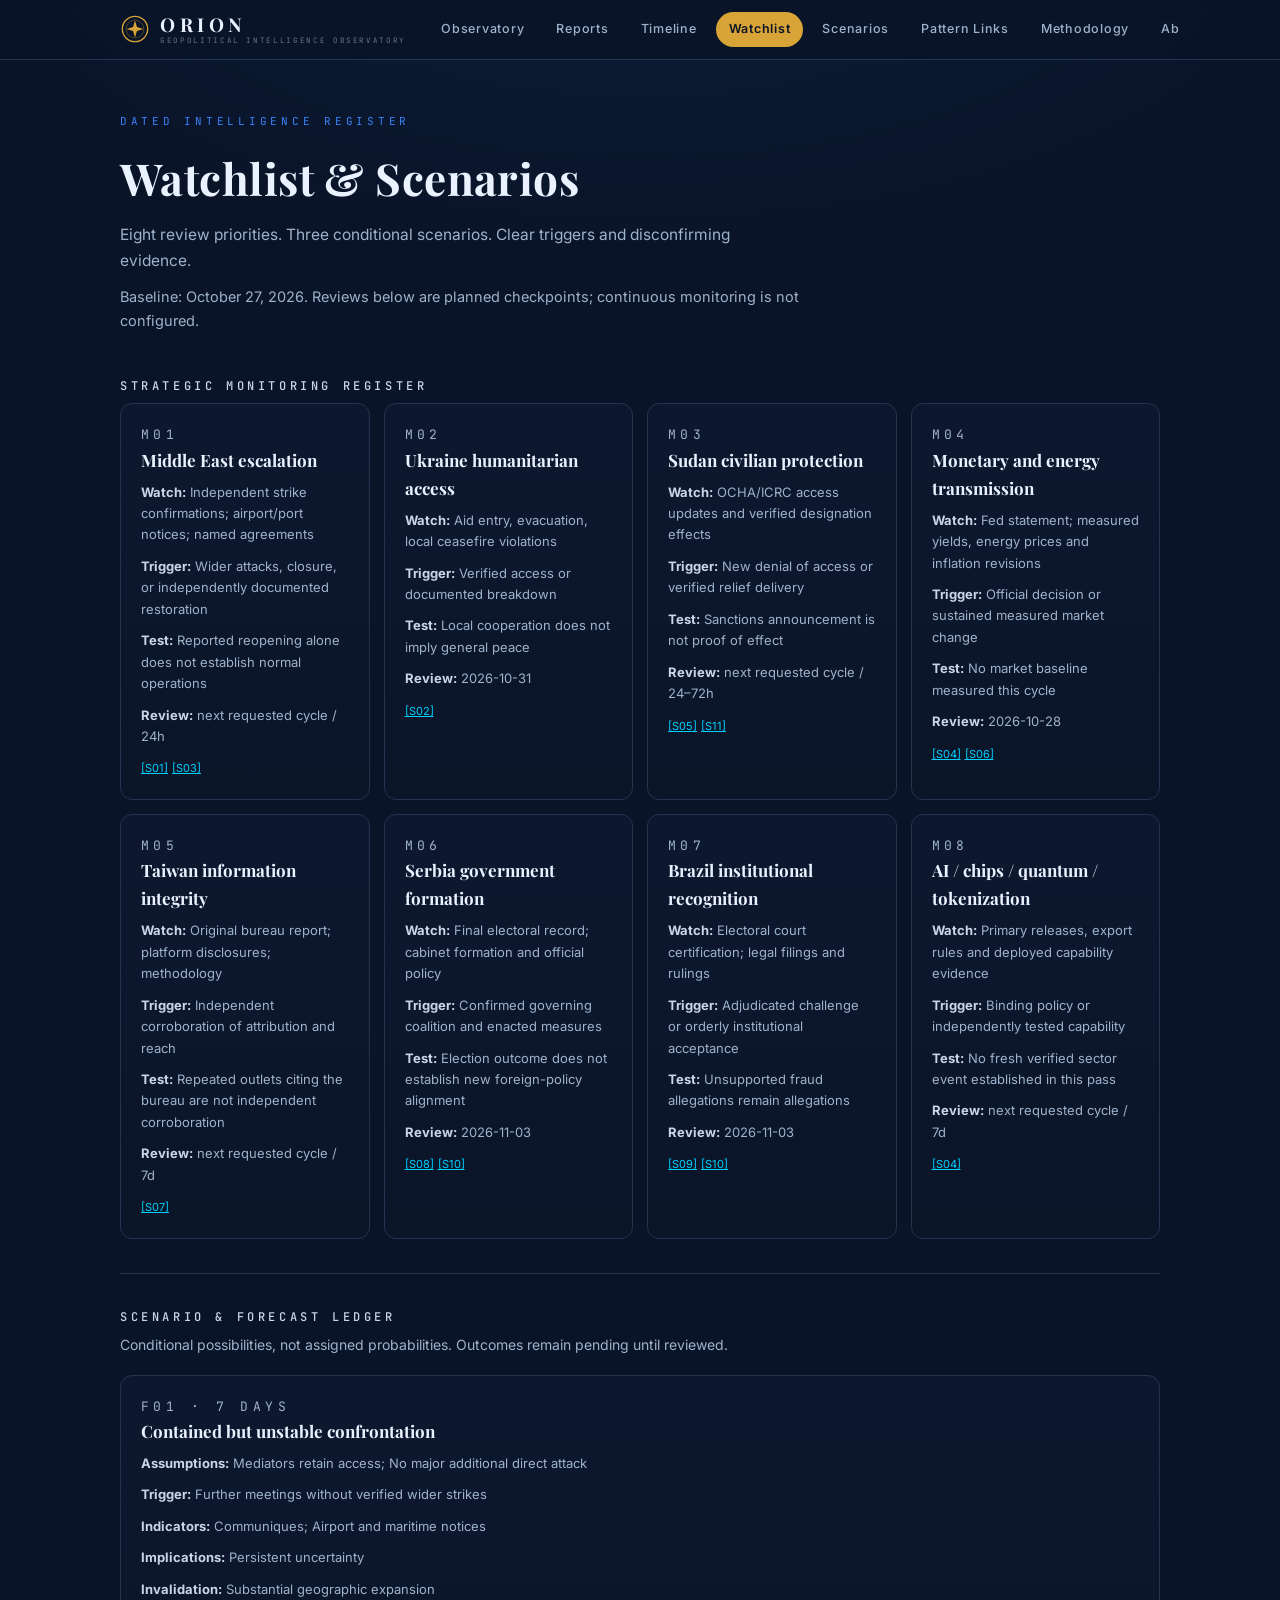
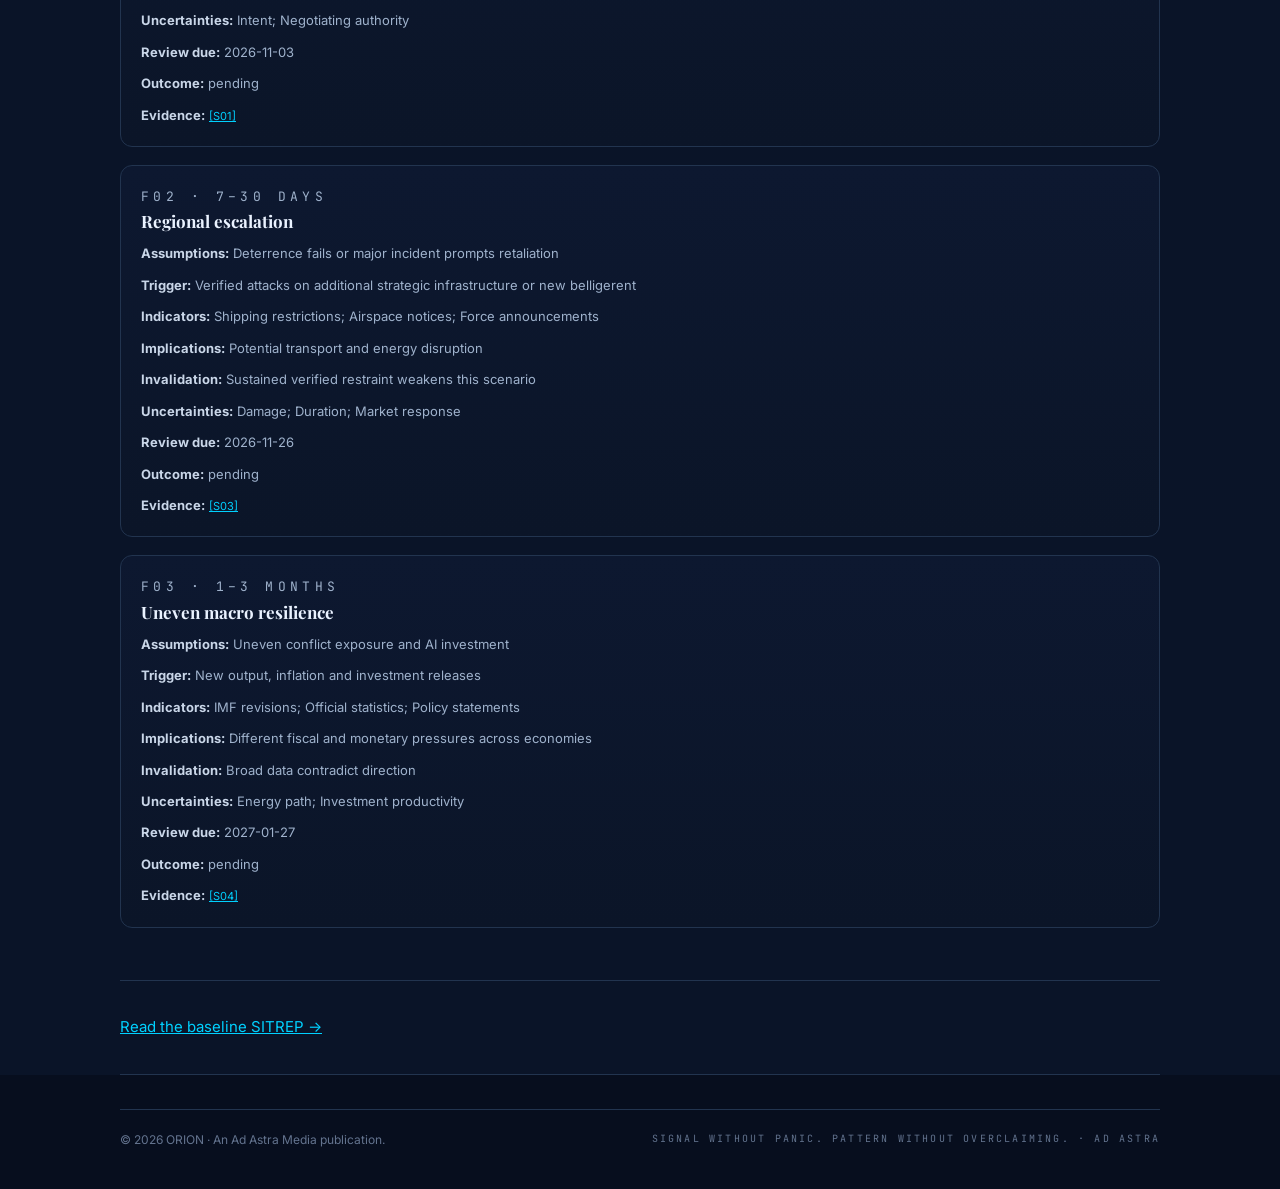
<file: watchlist/index.html>
<!DOCTYPE html>
<html lang="en">
<head>
<meta charset="utf-8">
<meta name="viewport" content="width=device-width, initial-scale=1">
<title>Watchlist & Scenarios — ORION</title>
<meta name="description" content="ORION watchlist: key areas to monitor with status signals. Scenario trees: structured possibilities, not predictions.">
<link rel="canonical" href="https://ron-delhaye-studios.github.io/orion-reports/watchlist/">
<meta property="og:title" content="Watchlist & Scenarios — ORION">
<meta property="og:description" content="ORION watchlist: key areas to monitor with status signals. Scenario trees: structured possibilities, not predictions.">
<meta property="og:type" content="website">
<meta property="og:url" content="https://ron-delhaye-studios.github.io/orion-reports/watchlist/">
<meta property="og:site_name" content="ORION">
<meta property="og:image" content="https://ron-delhaye-studios.github.io/orion-reports/assets/img/hero-earth.jpg">
<meta name="twitter:card" content="summary">
<meta name="theme-color" content="#0A1428">
<link rel="preconnect" href="https://fonts.googleapis.com"><link rel="preconnect" href="https://fonts.gstatic.com" crossorigin><link href="https://fonts.googleapis.com/css2?family=Playfair+Display:wght@600;700;800&family=Inter:wght@400;500;600;700&family=JetBrains+Mono:wght@400;500&display=swap" rel="stylesheet">
<link rel="stylesheet" href="../assets/css/orion.css?v=4f0955f27514">
<script src="../assets/js/analytics-config.js" defer></script>
<script src="../assets/js/analytics.js" defer></script>
</head>
<body>
<canvas id="stars" aria-hidden="true"></canvas>
<nav class="top"><div class="wrap">
<a class="brand" href="../"><svg viewBox="0 0 32 32" fill="none" aria-hidden="true"><circle cx="16" cy="16" r="13.5" stroke="#D9A437" stroke-width="1.4"/><circle cx="16" cy="16" r="9.5" stroke="#D9A437" stroke-width="0.7" opacity="0.5"/><path d="M16 7l2.1 6.9L25 16l-6.9 2.1L16 25l-2.1-6.9L7 16l6.9-2.1z" fill="#D9A437"/></svg><span class="wm">ORION<small>GEOPOLITICAL INTELLIGENCE OBSERVATORY</small></span></a>
<a class="nl" href="../">Observatory</a><a class="nl" href="../reports/">Reports</a><a class="nl" href="../timeline/">Timeline</a><a class="nl on" href="../watchlist/">Watchlist</a><a class="nl" href="../watchlist/#scenarios">Scenarios</a><a class="nl" href="../patterns/">Pattern Links</a><a class="nl" href="../methodology/">Methodology</a><a class="nl" href="../about/">About</a></div></nav>
<div class="wrap">
<header class="page"><div class="eyebrow">Dated intelligence register</div><h1>Watchlist &amp; Scenarios</h1><p class="lede">Eight review priorities. Three conditional scenarios. Clear triggers and disconfirming evidence.</p><p class="dim" style="margin-top:12px">Baseline: October 27, 2026. Reviews below are planned checkpoints; continuous monitoring is not configured.</p></header><section class="blk"><h2 class="sec">Strategic monitoring register</h2><div class="grid"><article class="card"><p class="eyebrow">M01</p><h3>Middle East escalation</h3><p><b>Watch:</b> Independent strike confirmations; airport/port notices; named agreements</p><p><b>Trigger:</b> Wider attacks, closure, or independently documented restoration</p><p><b>Test:</b> Reported reopening alone does not establish normal operations</p><p><b>Review:</b> next requested cycle / 24h</p><p><a class="source-ref" href="../reports/2026-10-27/#S01">[S01]</a> <a class="source-ref" href="../reports/2026-10-27/#S03">[S03]</a></p></article><article class="card"><p class="eyebrow">M02</p><h3>Ukraine humanitarian access</h3><p><b>Watch:</b> Aid entry, evacuation, local ceasefire violations</p><p><b>Trigger:</b> Verified access or documented breakdown</p><p><b>Test:</b> Local cooperation does not imply general peace</p><p><b>Review:</b> 2026-10-31</p><p><a class="source-ref" href="../reports/2026-10-27/#S02">[S02]</a></p></article><article class="card"><p class="eyebrow">M03</p><h3>Sudan civilian protection</h3><p><b>Watch:</b> OCHA/ICRC access updates and verified designation effects</p><p><b>Trigger:</b> New denial of access or verified relief delivery</p><p><b>Test:</b> Sanctions announcement is not proof of effect</p><p><b>Review:</b> next requested cycle / 24–72h</p><p><a class="source-ref" href="../reports/2026-10-27/#S05">[S05]</a> <a class="source-ref" href="../reports/2026-10-27/#S11">[S11]</a></p></article><article class="card"><p class="eyebrow">M04</p><h3>Monetary and energy transmission</h3><p><b>Watch:</b> Fed statement; measured yields, energy prices and inflation revisions</p><p><b>Trigger:</b> Official decision or sustained measured market change</p><p><b>Test:</b> No market baseline measured this cycle</p><p><b>Review:</b> 2026-10-28</p><p><a class="source-ref" href="../reports/2026-10-27/#S04">[S04]</a> <a class="source-ref" href="../reports/2026-10-27/#S06">[S06]</a></p></article><article class="card"><p class="eyebrow">M05</p><h3>Taiwan information integrity</h3><p><b>Watch:</b> Original bureau report; platform disclosures; methodology</p><p><b>Trigger:</b> Independent corroboration of attribution and reach</p><p><b>Test:</b> Repeated outlets citing the bureau are not independent corroboration</p><p><b>Review:</b> next requested cycle / 7d</p><p><a class="source-ref" href="../reports/2026-10-27/#S07">[S07]</a></p></article><article class="card"><p class="eyebrow">M06</p><h3>Serbia government formation</h3><p><b>Watch:</b> Final electoral record; cabinet formation and official policy</p><p><b>Trigger:</b> Confirmed governing coalition and enacted measures</p><p><b>Test:</b> Election outcome does not establish new foreign-policy alignment</p><p><b>Review:</b> 2026-11-03</p><p><a class="source-ref" href="../reports/2026-10-27/#S08">[S08]</a> <a class="source-ref" href="../reports/2026-10-27/#S10">[S10]</a></p></article><article class="card"><p class="eyebrow">M07</p><h3>Brazil institutional recognition</h3><p><b>Watch:</b> Electoral court certification; legal filings and rulings</p><p><b>Trigger:</b> Adjudicated challenge or orderly institutional acceptance</p><p><b>Test:</b> Unsupported fraud allegations remain allegations</p><p><b>Review:</b> 2026-11-03</p><p><a class="source-ref" href="../reports/2026-10-27/#S09">[S09]</a> <a class="source-ref" href="../reports/2026-10-27/#S10">[S10]</a></p></article><article class="card"><p class="eyebrow">M08</p><h3>AI / chips / quantum / tokenization</h3><p><b>Watch:</b> Primary releases, export rules and deployed capability evidence</p><p><b>Trigger:</b> Binding policy or independently tested capability</p><p><b>Test:</b> No fresh verified sector event established in this pass</p><p><b>Review:</b> next requested cycle / 7d</p><p><a class="source-ref" href="../reports/2026-10-27/#S04">[S04]</a></p></article></div></section><section class="blk" id="scenarios"><h2 class="sec">Scenario &amp; forecast ledger</h2><p class="sub">Conditional possibilities, not assigned probabilities. Outcomes remain pending until reviewed.</p><article class="card" id="F01" style="margin-bottom:18px"><p class="eyebrow">F01 · 7 days</p><h3>Contained but unstable confrontation</h3><p><b>Assumptions:</b> Mediators retain access; No major additional direct attack</p><p><b>Trigger:</b> Further meetings without verified wider strikes</p><p><b>Indicators:</b> Communiques; Airport and maritime notices</p><p><b>Implications:</b> Persistent uncertainty</p><p><b>Invalidation:</b> Substantial geographic expansion</p><p><b>Uncertainties:</b> Intent; Negotiating authority</p><p><b>Review due:</b> 2026-11-03</p><p><b>Outcome:</b> pending</p><p><b>Evidence:</b> <a class="source-ref" href="../reports/2026-10-27/#S01">[S01]</a></p></article><article class="card" id="F02" style="margin-bottom:18px"><p class="eyebrow">F02 · 7–30 days</p><h3>Regional escalation</h3><p><b>Assumptions:</b> Deterrence fails or major incident prompts retaliation</p><p><b>Trigger:</b> Verified attacks on additional strategic infrastructure or new belligerent</p><p><b>Indicators:</b> Shipping restrictions; Airspace notices; Force announcements</p><p><b>Implications:</b> Potential transport and energy disruption</p><p><b>Invalidation:</b> Sustained verified restraint weakens this scenario</p><p><b>Uncertainties:</b> Damage; Duration; Market response</p><p><b>Review due:</b> 2026-11-26</p><p><b>Outcome:</b> pending</p><p><b>Evidence:</b> <a class="source-ref" href="../reports/2026-10-27/#S03">[S03]</a></p></article><article class="card" id="F03" style="margin-bottom:18px"><p class="eyebrow">F03 · 1–3 months</p><h3>Uneven macro resilience</h3><p><b>Assumptions:</b> Uneven conflict exposure and AI investment</p><p><b>Trigger:</b> New output, inflation and investment releases</p><p><b>Indicators:</b> IMF revisions; Official statistics; Policy statements</p><p><b>Implications:</b> Different fiscal and monetary pressures across economies</p><p><b>Invalidation:</b> Broad data contradict direction</p><p><b>Uncertainties:</b> Energy path; Investment productivity</p><p><b>Review due:</b> 2027-01-27</p><p><b>Outcome:</b> pending</p><p><b>Evidence:</b> <a class="source-ref" href="../reports/2026-10-27/#S04">[S04]</a></p></article></section><section class="blk"><a href="../reports/2026-10-27/">Read the baseline SITREP →</a></section>
</div>
<footer><div class="wrap"><div class="rule">
<span>&copy; 2026 ORION &middot; An Ad Astra Media publication.</span>
<span class="tag">Signal without panic. Pattern without overclaiming. &middot; AD ASTRA</span>
</div></div></footer>
<script>
/* starfield — faint twinkling stars, pauses when hidden or reduced-motion */
(function(){
  if(matchMedia("(prefers-reduced-motion: reduce)").matches) return;
  var c=document.getElementById("stars"),x=c.getContext("2d"),stars=[],W,H,timer=null,t=0;
  function size(){W=c.width=innerWidth;H=c.height=innerHeight;stars=[];
    for(var i=0;i<Math.min(240,W*H/8500);i++)stars.push({x:Math.random()*W,y:Math.random()*H,
      r:Math.random()*1.2+.2,p:Math.random()*6.28,s:.4+Math.random()*1.2,
      c:Math.random()<.12?"217,164,55":Math.random()<.25?"0,209,255":"201,214,232"});}
  function draw(){t+=.016;x.clearRect(0,0,W,H);
    for(var i=0;i<stars.length;i++){var s=stars[i],a=.22+.55*Math.abs(Math.sin(t*s.s+s.p));
      x.fillStyle="rgba("+s.c+","+a.toFixed(2)+")";
      x.beginPath();x.arc(s.x,s.y,s.r,0,6.283);x.fill();}}
  size();addEventListener("resize",size);
  function go(){if(!timer)timer=setInterval(draw,50);}
  function stop(){clearInterval(timer);timer=null;}
  document.addEventListener("visibilitychange",function(){document.hidden?stop():go();});
  go();
})();
</script>
</body>
</html>
</file>
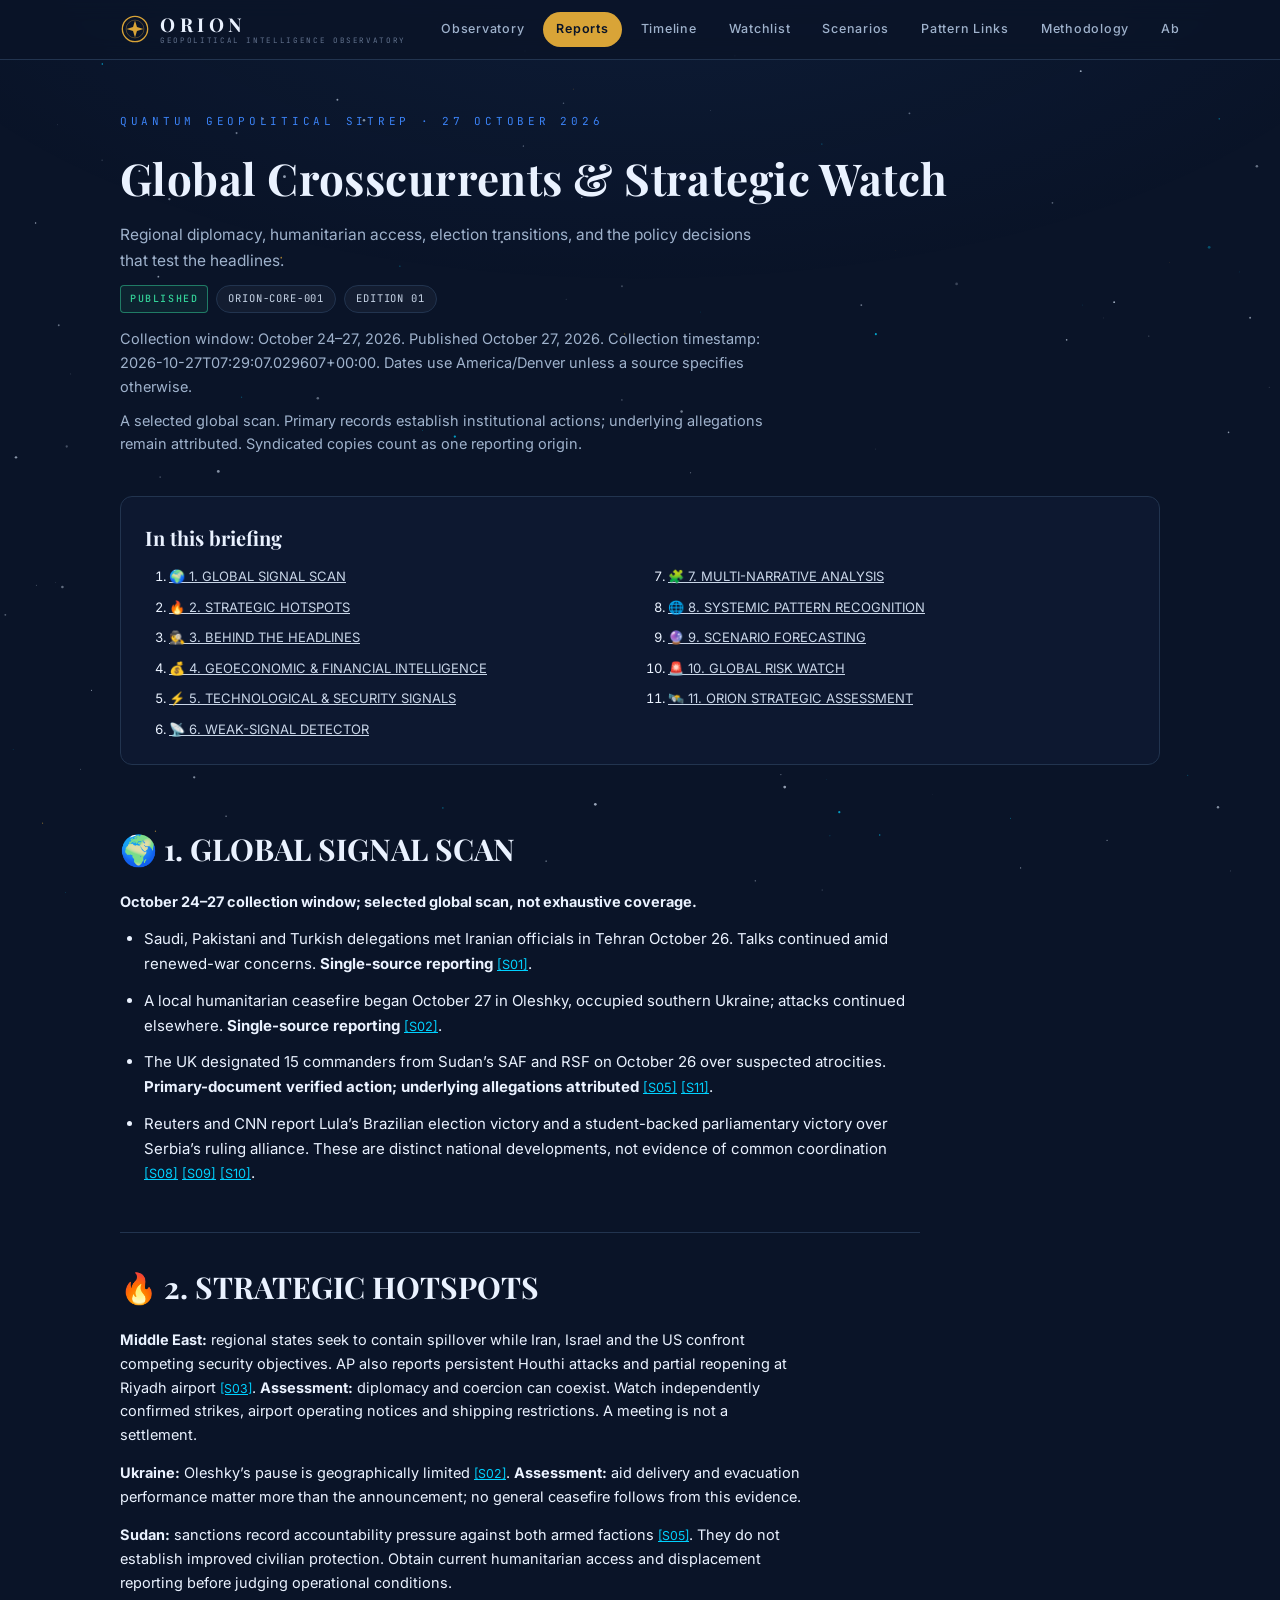
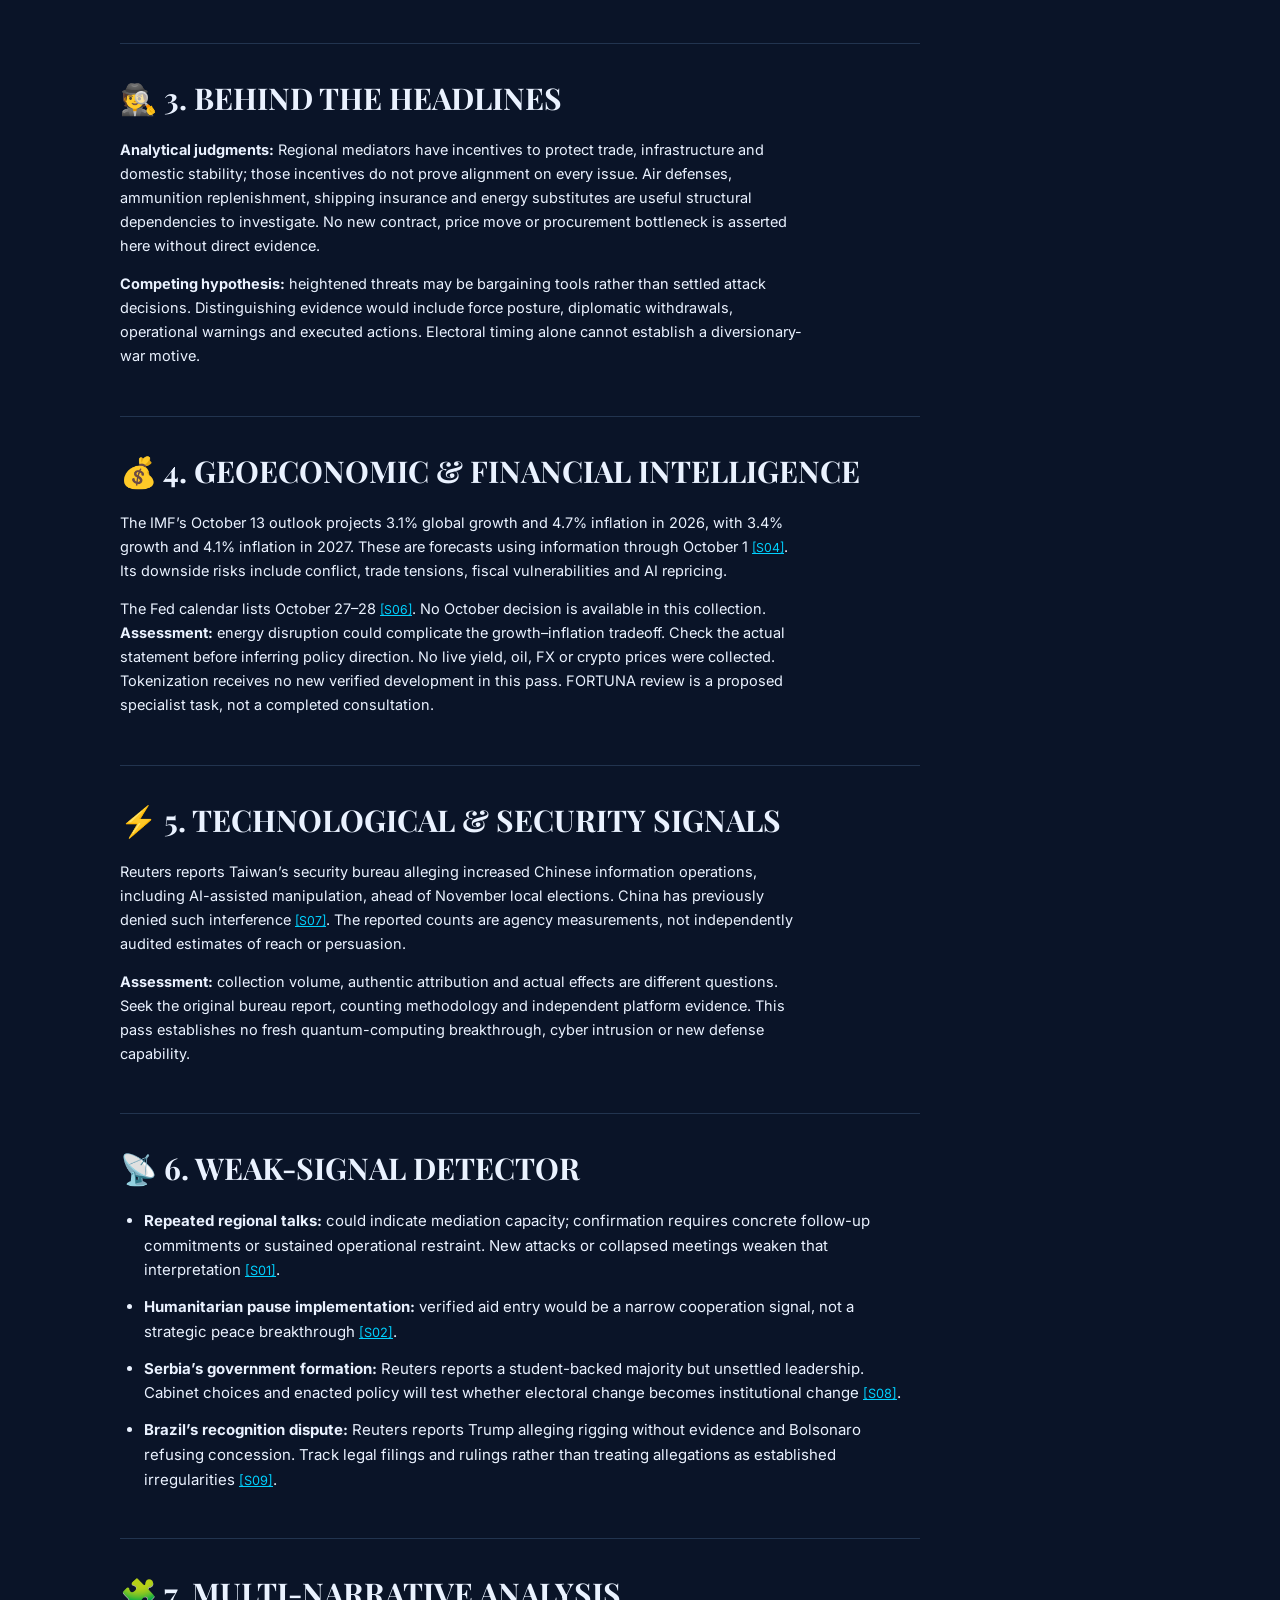
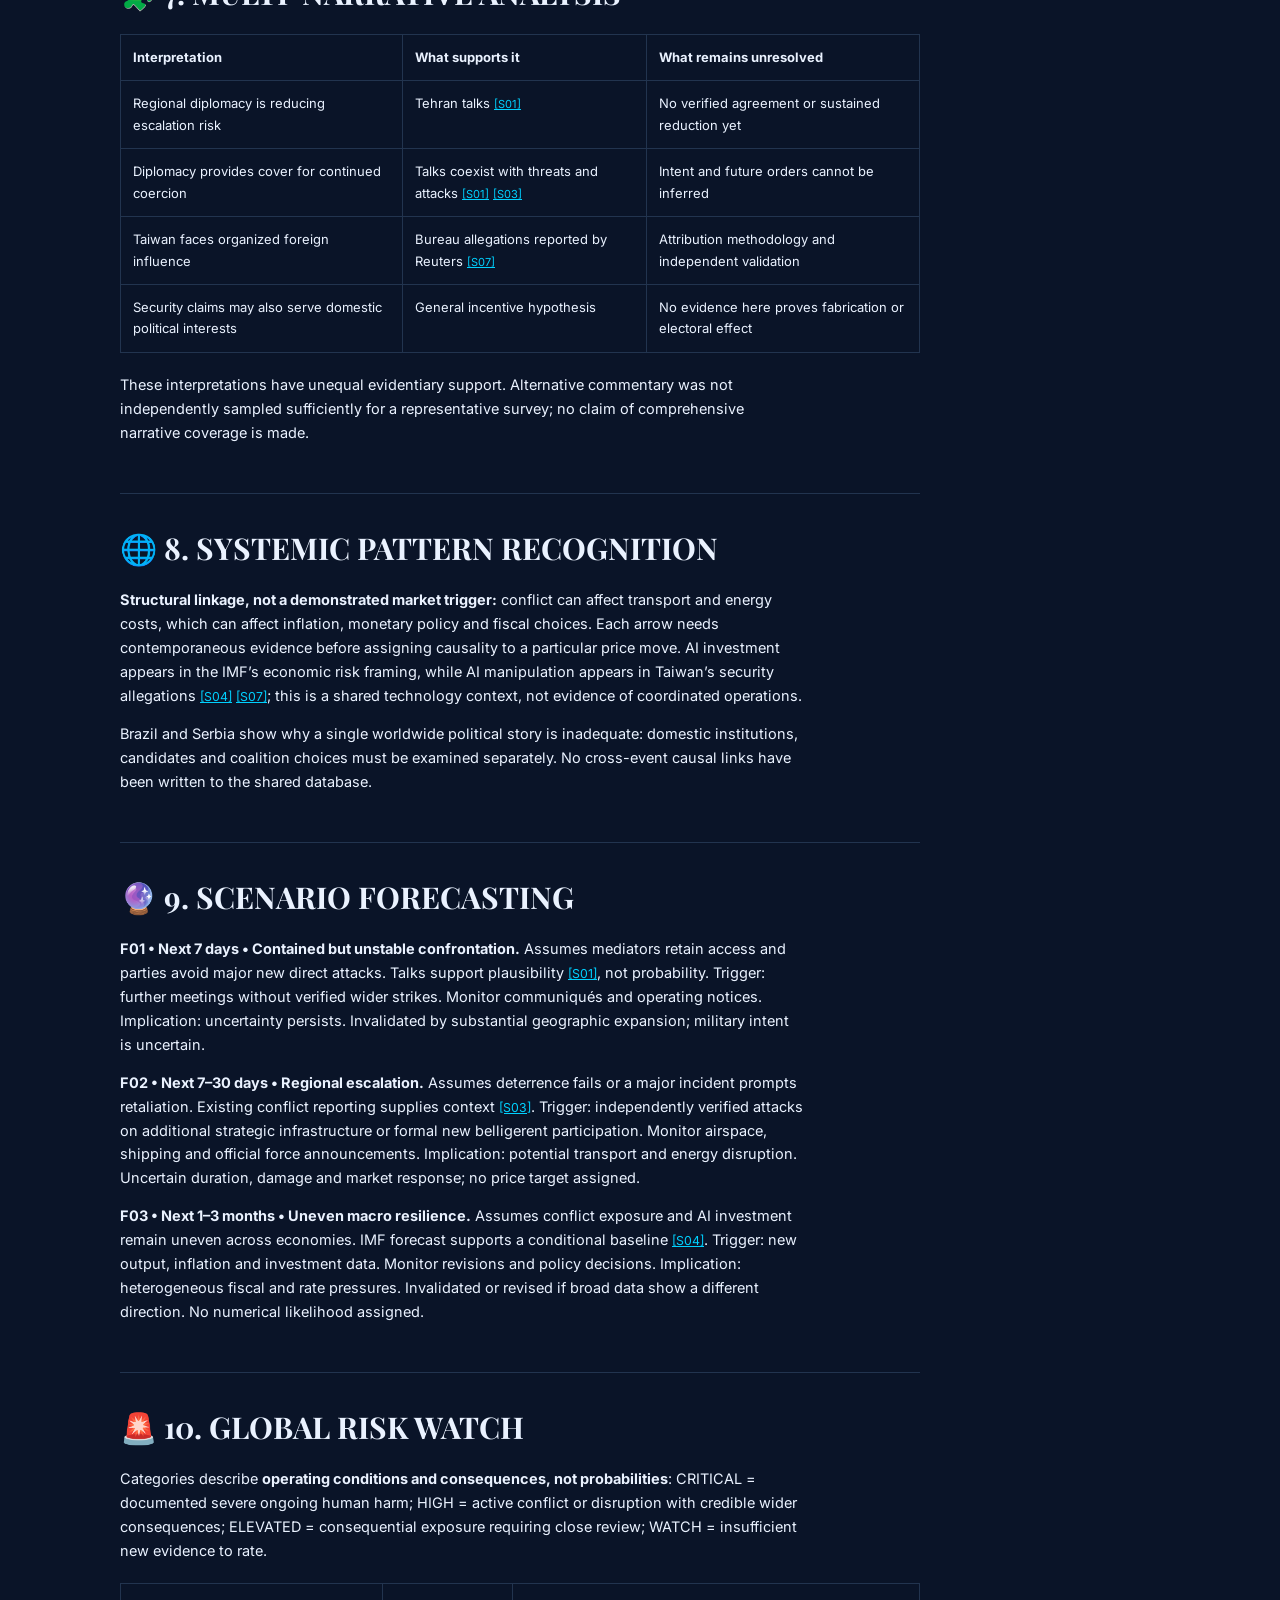
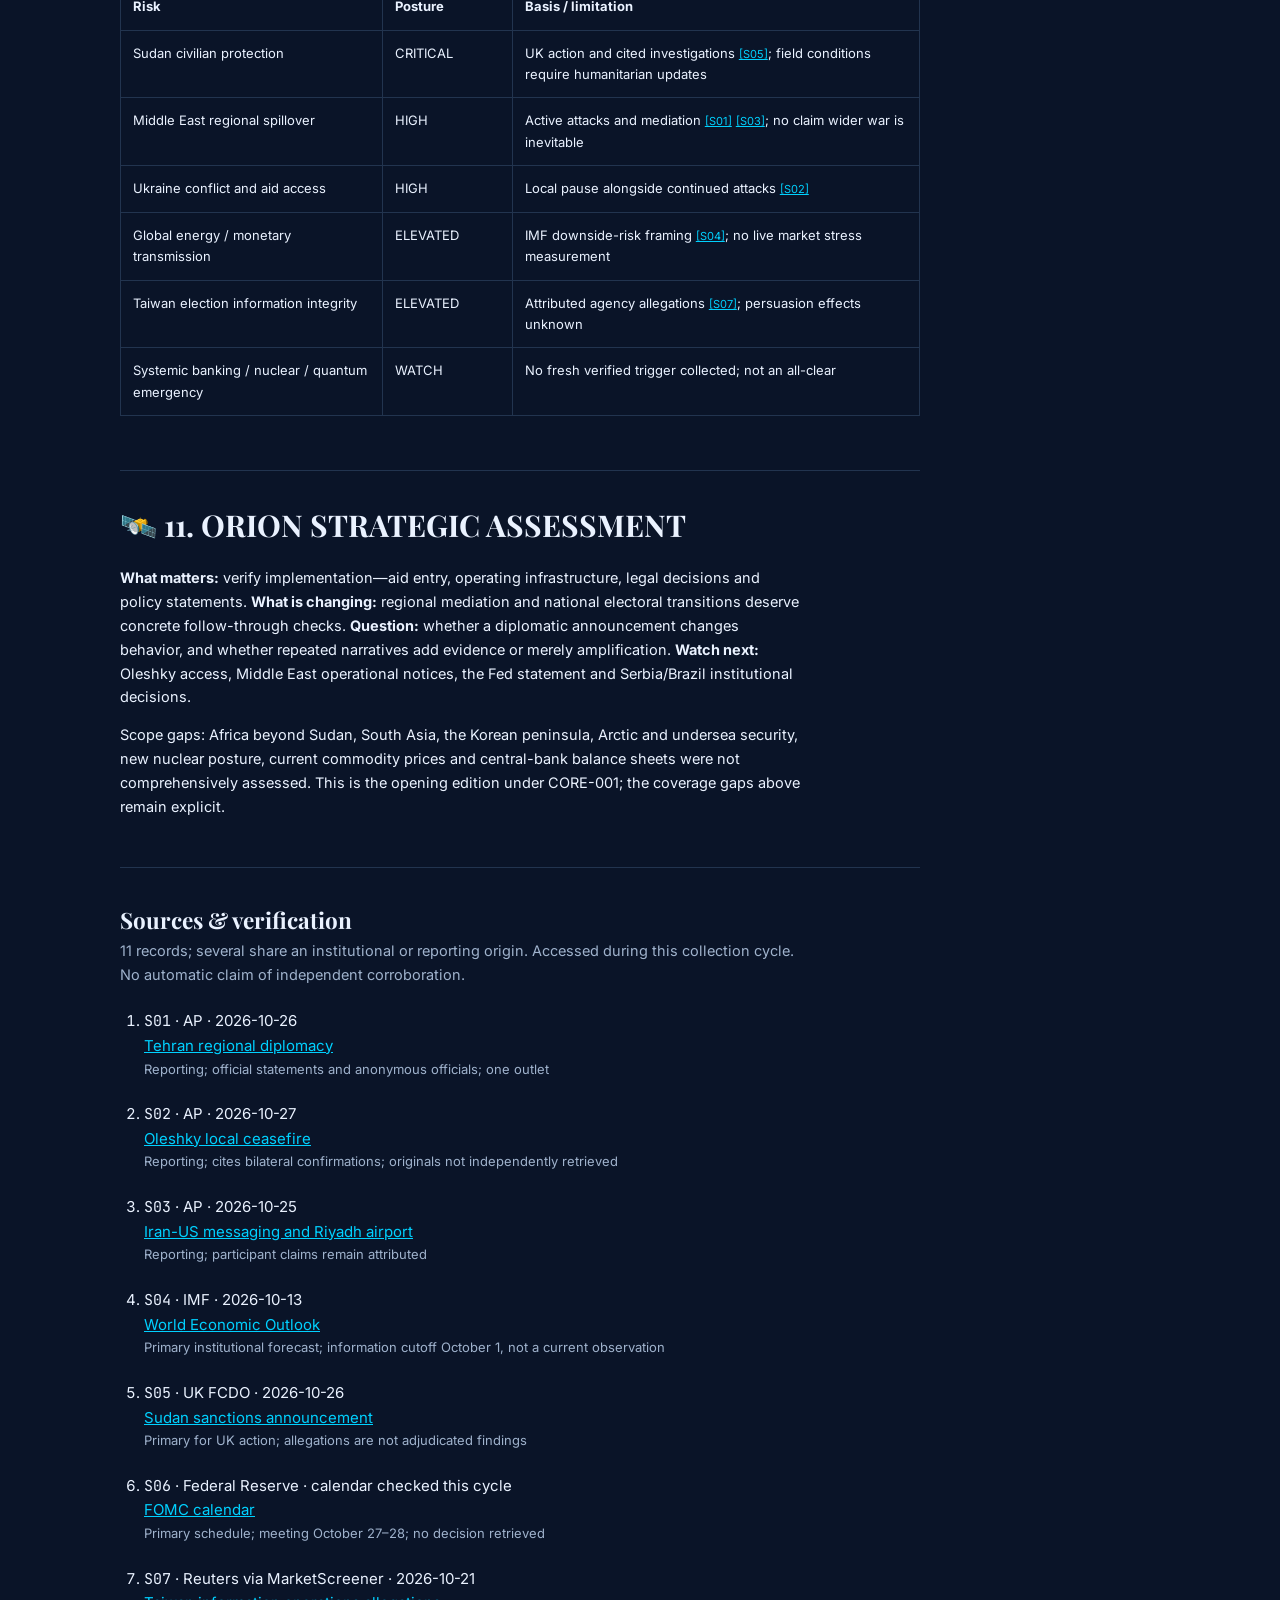
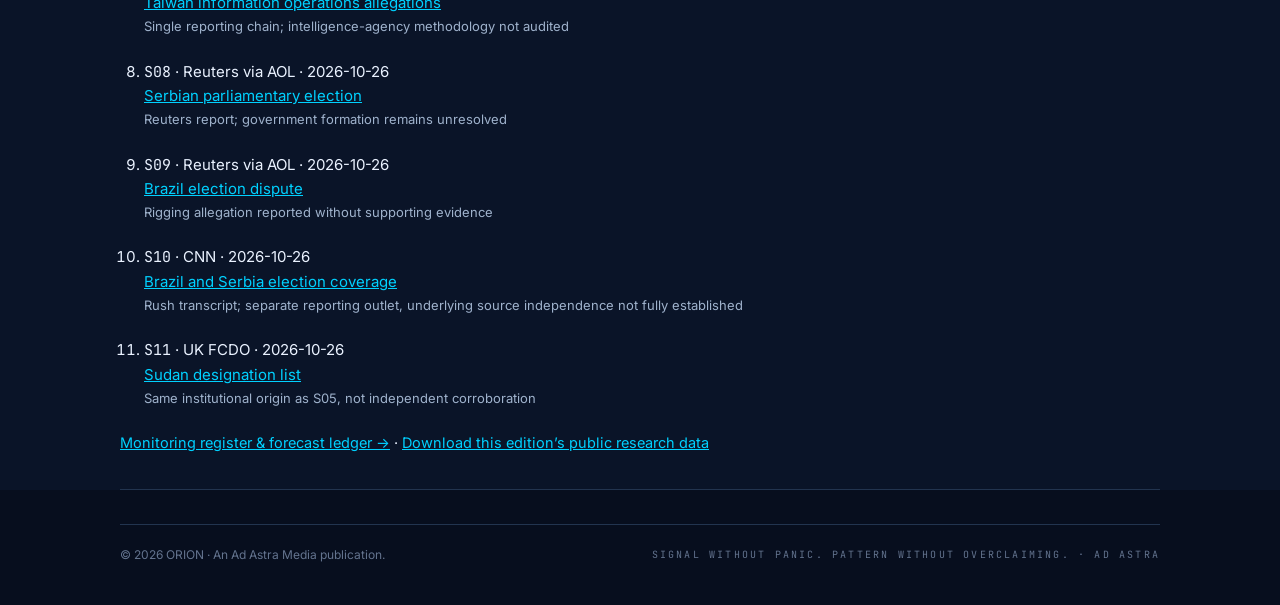
<file: reports/2026-10-27/index.html>
<!DOCTYPE html>
<html lang="en">
<head>
<meta charset="utf-8">
<meta name="viewport" content="width=device-width, initial-scale=1">
<title>October 27, 2026 SITREP — ORION</title>
<meta name="description" content="Regional diplomacy, humanitarian access, election transitions, and the policy decisions that test the headlines.">
<link rel="canonical" href="https://ron-delhaye-studios.github.io/orion-reports/reports/2026-10-27/">
<meta property="og:title" content="October 27, 2026 SITREP — ORION">
<meta property="og:description" content="Regional diplomacy, humanitarian access, election transitions, and the policy decisions that test the headlines.">
<meta property="og:type" content="website">
<meta property="og:url" content="https://ron-delhaye-studios.github.io/orion-reports/reports/2026-10-27/">
<meta property="og:site_name" content="ORION">
<meta property="og:image" content="https://ron-delhaye-studios.github.io/orion-reports/assets/img/hero-earth.jpg">
<meta name="twitter:card" content="summary">
<meta name="theme-color" content="#0A1428">
<link rel="preconnect" href="https://fonts.googleapis.com"><link rel="preconnect" href="https://fonts.gstatic.com" crossorigin><link href="https://fonts.googleapis.com/css2?family=Playfair+Display:wght@600;700;800&family=Inter:wght@400;500;600;700&family=JetBrains+Mono:wght@400;500&display=swap" rel="stylesheet">
<link rel="stylesheet" href="../../assets/css/orion.css?v=4f0955f27514">
<script src="../../assets/js/analytics-config.js" defer></script>
<script src="../../assets/js/analytics.js" defer></script>
</head>
<body>
<canvas id="stars" aria-hidden="true"></canvas>
<nav class="top"><div class="wrap">
<a class="brand" href="../../"><svg viewBox="0 0 32 32" fill="none" aria-hidden="true"><circle cx="16" cy="16" r="13.5" stroke="#D9A437" stroke-width="1.4"/><circle cx="16" cy="16" r="9.5" stroke="#D9A437" stroke-width="0.7" opacity="0.5"/><path d="M16 7l2.1 6.9L25 16l-6.9 2.1L16 25l-2.1-6.9L7 16l6.9-2.1z" fill="#D9A437"/></svg><span class="wm">ORION<small>GEOPOLITICAL INTELLIGENCE OBSERVATORY</small></span></a>
<a class="nl" href="../../">Observatory</a><a class="nl on" href="../../reports/">Reports</a><a class="nl" href="../../timeline/">Timeline</a><a class="nl" href="../../watchlist/">Watchlist</a><a class="nl" href="../../watchlist/#scenarios">Scenarios</a><a class="nl" href="../../patterns/">Pattern Links</a><a class="nl" href="../../methodology/">Methodology</a><a class="nl" href="../../about/">About</a></div></nav>
<div class="wrap">
<header class="page"><div class="eyebrow">Quantum Geopolitical SITREP · 27 October 2026</div><h1>Global Crosscurrents &amp; Strategic Watch</h1><p class="lede">Regional diplomacy, humanitarian access, election transitions, and the policy decisions that test the headlines.</p><div class="chips"><span class="badge st-published">Published</span><span class="chip">ORION-CORE-001</span><span class="chip">Edition 01</span></div><p class="dim" style="margin-top:14px">Collection window: October 24–27, 2026. Published October 27, 2026. Collection timestamp: 2026-10-27T07:29:07.029607+00:00. Dates use America/Denver unless a source specifies otherwise.</p><p class="dim" style="margin-top:10px">A selected global scan. Primary records establish institutional actions; underlying allegations remain attributed. Syndicated copies count as one reporting origin.</p></header><nav class="report-toc" aria-label="Briefing contents"><h2>In this briefing</h2><ol><li><a href="#section-1">🌍 1. GLOBAL SIGNAL SCAN</a></li><li><a href="#section-2">🔥 2. STRATEGIC HOTSPOTS</a></li><li><a href="#section-3">🕵️ 3. BEHIND THE HEADLINES</a></li><li><a href="#section-4">💰 4. GEOECONOMIC &amp; FINANCIAL INTELLIGENCE</a></li><li><a href="#section-5">⚡ 5. TECHNOLOGICAL &amp; SECURITY SIGNALS</a></li><li><a href="#section-6">📡 6. WEAK-SIGNAL DETECTOR</a></li><li><a href="#section-7">🧩 7. MULTI-NARRATIVE ANALYSIS</a></li><li><a href="#section-8">🌐 8. SYSTEMIC PATTERN RECOGNITION</a></li><li><a href="#section-9">🔮 9. SCENARIO FORECASTING</a></li><li><a href="#section-10">🚨 10. GLOBAL RISK WATCH</a></li><li><a href="#section-11">🛰️ 11. ORION STRATEGIC ASSESSMENT</a></li></ol></nav><main class="briefing"><section class="blk" id="section-1"><h2>🌍 1. GLOBAL SIGNAL SCAN</h2><p><b>October 24–27 collection window; selected global scan, not exhaustive coverage.</b></p><ul>
<li>Saudi, Pakistani and Turkish delegations met Iranian officials in Tehran October 26. Talks continued amid renewed-war concerns. <b>Single-source reporting</b> <a class="source-ref" href="#S01">[S01]</a>.</li>
<li>A local humanitarian ceasefire began October 27 in Oleshky, occupied southern Ukraine; attacks continued elsewhere. <b>Single-source reporting</b> <a class="source-ref" href="#S02">[S02]</a>.</li>
<li>The UK designated 15 commanders from Sudan’s SAF and RSF on October 26 over suspected atrocities. <b>Primary-document verified action; underlying allegations attributed</b> <a class="source-ref" href="#S05">[S05]</a> <a class="source-ref" href="#S11">[S11]</a>.</li>
<li>Reuters and CNN report Lula’s Brazilian election victory and a student-backed parliamentary victory over Serbia’s ruling alliance. These are distinct national developments, not evidence of common coordination <a class="source-ref" href="#S08">[S08]</a> <a class="source-ref" href="#S09">[S09]</a> <a class="source-ref" href="#S10">[S10]</a>.</li>
</ul></section><section class="blk" id="section-2"><h2>🔥 2. STRATEGIC HOTSPOTS</h2><p><b>Middle East:</b> regional states seek to contain spillover while Iran, Israel and the US confront competing security objectives. AP also reports persistent Houthi attacks and partial reopening at Riyadh airport <a class="source-ref" href="#S03">[S03]</a>. <b>Assessment:</b> diplomacy and coercion can coexist. Watch independently confirmed strikes, airport operating notices and shipping restrictions. A meeting is not a settlement.</p>
<p><b>Ukraine:</b> Oleshky’s pause is geographically limited <a class="source-ref" href="#S02">[S02]</a>. <b>Assessment:</b> aid delivery and evacuation performance matter more than the announcement; no general ceasefire follows from this evidence.</p>
<p><b>Sudan:</b> sanctions record accountability pressure against both armed factions <a class="source-ref" href="#S05">[S05]</a>. They do not establish improved civilian protection. Obtain current humanitarian access and displacement reporting before judging operational conditions.</p></section><section class="blk" id="section-3"><h2>🕵️ 3. BEHIND THE HEADLINES</h2><p><b>Analytical judgments:</b> Regional mediators have incentives to protect trade, infrastructure and domestic stability; those incentives do not prove alignment on every issue. Air defenses, ammunition replenishment, shipping insurance and energy substitutes are useful structural dependencies to investigate. No new contract, price move or procurement bottleneck is asserted here without direct evidence.</p>
<p><b>Competing hypothesis:</b> heightened threats may be bargaining tools rather than settled attack decisions. Distinguishing evidence would include force posture, diplomatic withdrawals, operational warnings and executed actions. Electoral timing alone cannot establish a diversionary-war motive.</p></section><section class="blk" id="section-4"><h2>💰 4. GEOECONOMIC &amp; FINANCIAL INTELLIGENCE</h2><p>The IMF’s October 13 outlook projects 3.1% global growth and 4.7% inflation in 2026, with 3.4% growth and 4.1% inflation in 2027. These are forecasts using information through October 1 <a class="source-ref" href="#S04">[S04]</a>. Its downside risks include conflict, trade tensions, fiscal vulnerabilities and AI repricing.</p><p>The Fed calendar lists October 27–28 <a class="source-ref" href="#S06">[S06]</a>. No October decision is available in this collection. <b>Assessment:</b> energy disruption could complicate the growth–inflation tradeoff. Check the actual statement before inferring policy direction. No live yield, oil, FX or crypto prices were collected. Tokenization receives no new verified development in this pass. FORTUNA review is a proposed specialist task, not a completed consultation.</p></section><section class="blk" id="section-5"><h2>⚡ 5. TECHNOLOGICAL &amp; SECURITY SIGNALS</h2><p>Reuters reports Taiwan’s security bureau alleging increased Chinese information operations, including AI-assisted manipulation, ahead of November local elections. China has previously denied such interference <a class="source-ref" href="#S07">[S07]</a>. The reported counts are agency measurements, not independently audited estimates of reach or persuasion.</p><p><b>Assessment:</b> collection volume, authentic attribution and actual effects are different questions. Seek the original bureau report, counting methodology and independent platform evidence. This pass establishes no fresh quantum-computing breakthrough, cyber intrusion or new defense capability.</p></section><section class="blk" id="section-6"><h2>📡 6. WEAK-SIGNAL DETECTOR</h2><ul><li><b>Repeated regional talks:</b> could indicate mediation capacity; confirmation requires concrete follow-up commitments or sustained operational restraint. New attacks or collapsed meetings weaken that interpretation <a class="source-ref" href="#S01">[S01]</a>.</li><li><b>Humanitarian pause implementation:</b> verified aid entry would be a narrow cooperation signal, not a strategic peace breakthrough <a class="source-ref" href="#S02">[S02]</a>.</li><li><b>Serbia’s government formation:</b> Reuters reports a student-backed majority but unsettled leadership. Cabinet choices and enacted policy will test whether electoral change becomes institutional change <a class="source-ref" href="#S08">[S08]</a>.</li><li><b>Brazil’s recognition dispute:</b> Reuters reports Trump alleging rigging without evidence and Bolsonaro refusing concession. Track legal filings and rulings rather than treating allegations as established irregularities <a class="source-ref" href="#S09">[S09]</a>.</li></ul></section><section class="blk" id="section-7"><h2>🧩 7. MULTI-NARRATIVE ANALYSIS</h2><table><tr><th>Interpretation</th><th>What supports it</th><th>What remains unresolved</th></tr><tr><td>Regional diplomacy is reducing escalation risk</td><td>Tehran talks <a class="source-ref" href="#S01">[S01]</a></td><td>No verified agreement or sustained reduction yet</td></tr><tr><td>Diplomacy provides cover for continued coercion</td><td>Talks coexist with threats and attacks <a class="source-ref" href="#S01">[S01]</a> <a class="source-ref" href="#S03">[S03]</a></td><td>Intent and future orders cannot be inferred</td></tr><tr><td>Taiwan faces organized foreign influence</td><td>Bureau allegations reported by Reuters <a class="source-ref" href="#S07">[S07]</a></td><td>Attribution methodology and independent validation</td></tr><tr><td>Security claims may also serve domestic political interests</td><td>General incentive hypothesis</td><td>No evidence here proves fabrication or electoral effect</td></tr></table><p>These interpretations have unequal evidentiary support. Alternative commentary was not independently sampled sufficiently for a representative survey; no claim of comprehensive narrative coverage is made.</p></section><section class="blk" id="section-8"><h2>🌐 8. SYSTEMIC PATTERN RECOGNITION</h2><p><b>Structural linkage, not a demonstrated market trigger:</b> conflict can affect transport and energy costs, which can affect inflation, monetary policy and fiscal choices. Each arrow needs contemporaneous evidence before assigning causality to a particular price move. AI investment appears in the IMF’s economic risk framing, while AI manipulation appears in Taiwan’s security allegations <a class="source-ref" href="#S04">[S04]</a> <a class="source-ref" href="#S07">[S07]</a>; this is a shared technology context, not evidence of coordinated operations.</p><p>Brazil and Serbia show why a single worldwide political story is inadequate: domestic institutions, candidates and coalition choices must be examined separately. No cross-event causal links have been written to the shared database.</p></section><section class="blk" id="section-9"><h2>🔮 9. SCENARIO FORECASTING</h2><p><b>F01 • Next 7 days • Contained but unstable confrontation.</b> Assumes mediators retain access and parties avoid major new direct attacks. Talks support plausibility <a class="source-ref" href="#S01">[S01]</a>, not probability. Trigger: further meetings without verified wider strikes. Monitor communiqués and operating notices. Implication: uncertainty persists. Invalidated by substantial geographic expansion; military intent is uncertain.</p>
<p><b>F02 • Next 7–30 days • Regional escalation.</b> Assumes deterrence fails or a major incident prompts retaliation. Existing conflict reporting supplies context <a class="source-ref" href="#S03">[S03]</a>. Trigger: independently verified attacks on additional strategic infrastructure or formal new belligerent participation. Monitor airspace, shipping and official force announcements. Implication: potential transport and energy disruption. Uncertain duration, damage and market response; no price target assigned.</p>
<p><b>F03 • Next 1–3 months • Uneven macro resilience.</b> Assumes conflict exposure and AI investment remain uneven across economies. IMF forecast supports a conditional baseline <a class="source-ref" href="#S04">[S04]</a>. Trigger: new output, inflation and investment data. Monitor revisions and policy decisions. Implication: heterogeneous fiscal and rate pressures. Invalidated or revised if broad data show a different direction. No numerical likelihood assigned.</p></section><section class="blk" id="section-10"><h2>🚨 10. GLOBAL RISK WATCH</h2><p>Categories describe <b>operating conditions and consequences, not probabilities</b>: CRITICAL = documented severe ongoing human harm; HIGH = active conflict or disruption with credible wider consequences; ELEVATED = consequential exposure requiring close review; WATCH = insufficient new evidence to rate.</p><table><tr><th>Risk</th><th>Posture</th><th>Basis / limitation</th></tr><tr><td>Sudan civilian protection</td><td>CRITICAL</td><td>UK action and cited investigations <a class="source-ref" href="#S05">[S05]</a>; field conditions require humanitarian updates</td></tr><tr><td>Middle East regional spillover</td><td>HIGH</td><td>Active attacks and mediation <a class="source-ref" href="#S01">[S01]</a> <a class="source-ref" href="#S03">[S03]</a>; no claim wider war is inevitable</td></tr><tr><td>Ukraine conflict and aid access</td><td>HIGH</td><td>Local pause alongside continued attacks <a class="source-ref" href="#S02">[S02]</a></td></tr><tr><td>Global energy / monetary transmission</td><td>ELEVATED</td><td>IMF downside-risk framing <a class="source-ref" href="#S04">[S04]</a>; no live market stress measurement</td></tr><tr><td>Taiwan election information integrity</td><td>ELEVATED</td><td>Attributed agency allegations <a class="source-ref" href="#S07">[S07]</a>; persuasion effects unknown</td></tr><tr><td>Systemic banking / nuclear / quantum emergency</td><td>WATCH</td><td>No fresh verified trigger collected; not an all-clear</td></tr></table></section><section class="blk" id="section-11"><h2>🛰️ 11. ORION STRATEGIC ASSESSMENT</h2><p><b>What matters:</b> verify implementation—aid entry, operating infrastructure, legal decisions and policy statements. <b>What is changing:</b> regional mediation and national electoral transitions deserve concrete follow-through checks. <b>Question:</b> whether a diplomatic announcement changes behavior, and whether repeated narratives add evidence or merely amplification. <b>Watch next:</b> Oleshky access, Middle East operational notices, the Fed statement and Serbia/Brazil institutional decisions.</p><p>Scope gaps: Africa beyond Sudan, South Asia, the Korean peninsula, Arctic and undersea security, new nuclear posture, current commodity prices and central-bank balance sheets were not comprehensively assessed. This is the opening edition under CORE-001; the coverage gaps above remain explicit.</p></section></main><section class="blk" id="sources"><h2>Sources &amp; verification</h2><p class="dim">11 records; several share an institutional or reporting origin. Accessed during this collection cycle. No automatic claim of independent corroboration.</p><ol class="source-list"><li id="S01"><span class="mono">S01</span> · AP · 2026-10-26<br><a href="https://apnews.com/article/iran-israel-us-war-10-26-2026-36486edb61b3bf4e0df67e8a17123e44">Tehran regional diplomacy</a><p class="dim">Reporting; official statements and anonymous officials; one outlet</p></li><li id="S02"><span class="mono">S02</span> · AP · 2026-10-27<br><a href="https://apnews.com/article/russia-ukraine-war-trump-f26143c32e4673686381d0ff87225720">Oleshky local ceasefire</a><p class="dim">Reporting; cites bilateral confirmations; originals not independently retrieved</p></li><li id="S03"><span class="mono">S03</span> · AP · 2026-10-25<br><a href="https://apnews.com/article/mideast-news-october-25-2026-4779a3deeb1a23f59414164532d5c885">Iran-US messaging and Riyadh airport</a><p class="dim">Reporting; participant claims remain attributed</p></li><li id="S04"><span class="mono">S04</span> · IMF · 2026-10-13<br><a href="https://www.imf.org/en/Publications/WEO/Issues/2026/10/13/world-economic-outlook-october-2026">World Economic Outlook</a><p class="dim">Primary institutional forecast; information cutoff October 1, not a current observation</p></li><li id="S05"><span class="mono">S05</span> · UK FCDO · 2026-10-26<br><a href="https://www.gov.uk/government/news/uk-sanctions-senior-commanders-implicated-in-campaign-of-rape-in-sudan-and-unveils-new-support-for-survivors">Sudan sanctions announcement</a><p class="dim">Primary for UK action; allegations are not adjudicated findings</p></li><li id="S06"><span class="mono">S06</span> · Federal Reserve · calendar checked this cycle<br><a href="https://www.federalreserve.gov/monetarypolicy/fomccalendars.htm">FOMC calendar</a><p class="dim">Primary schedule; meeting October 27–28; no decision retrieved</p></li><li id="S07"><span class="mono">S07</span> · Reuters via MarketScreener · 2026-10-21<br><a href="https://www.marketscreener.com/news/taiwan-security-agency-flags-rise-in-chinese-disinformation-ahead-of-local-elections-ce785cd8df8af420">Taiwan information operations allegations</a><p class="dim">Single reporting chain; intelligence-agency methodology not audited</p></li><li id="S08"><span class="mono">S08</span> · Reuters via AOL · 2026-10-26<br><a href="https://www.aol.com/articles/vucic-defeat-serbia-waits-see-100401000.html">Serbian parliamentary election</a><p class="dim">Reuters report; government formation remains unresolved</p></li><li id="S09"><span class="mono">S09</span> · Reuters via AOL · 2026-10-26<br><a href="https://www.aol.com/articles/trump-says-without-citing-evidence-200051000.html">Brazil election dispute</a><p class="dim">Rigging allegation reported without supporting evidence</p></li><li id="S10"><span class="mono">S10</span> · CNN · 2026-10-26<br><a href="https://transcripts.cnn.com/show/cnr/date/2026-10-26/segment/18">Brazil and Serbia election coverage</a><p class="dim">Rush transcript; separate reporting outlet, underlying source independence not fully established</p></li><li id="S11"><span class="mono">S11</span> · UK FCDO · 2026-10-26<br><a href="https://www.gov.uk/guidance/sudan-list-of-designations-and-sanctions-notices">Sudan designation list</a><p class="dim">Same institutional origin as S05, not independent corroboration</p></li></ol><p><a href="../../watchlist/">Monitoring register &amp; forecast ledger →</a> · <a href="../../content/2026-10-27.json" download>Download this edition’s public research data</a></p></section>
</div>
<footer><div class="wrap"><div class="rule">
<span>&copy; 2026 ORION &middot; An Ad Astra Media publication.</span>
<span class="tag">Signal without panic. Pattern without overclaiming. &middot; AD ASTRA</span>
</div></div></footer>
<script>
/* starfield — faint twinkling stars, pauses when hidden or reduced-motion */
(function(){
  if(matchMedia("(prefers-reduced-motion: reduce)").matches) return;
  var c=document.getElementById("stars"),x=c.getContext("2d"),stars=[],W,H,timer=null,t=0;
  function size(){W=c.width=innerWidth;H=c.height=innerHeight;stars=[];
    for(var i=0;i<Math.min(240,W*H/8500);i++)stars.push({x:Math.random()*W,y:Math.random()*H,
      r:Math.random()*1.2+.2,p:Math.random()*6.28,s:.4+Math.random()*1.2,
      c:Math.random()<.12?"217,164,55":Math.random()<.25?"0,209,255":"201,214,232"});}
  function draw(){t+=.016;x.clearRect(0,0,W,H);
    for(var i=0;i<stars.length;i++){var s=stars[i],a=.22+.55*Math.abs(Math.sin(t*s.s+s.p));
      x.fillStyle="rgba("+s.c+","+a.toFixed(2)+")";
      x.beginPath();x.arc(s.x,s.y,s.r,0,6.283);x.fill();}}
  size();addEventListener("resize",size);
  function go(){if(!timer)timer=setInterval(draw,50);}
  function stop(){clearInterval(timer);timer=null;}
  document.addEventListener("visibilitychange",function(){document.hidden?stop():go();});
  go();
})();
</script>
</body>
</html>
</file>
<file: assets/css/orion.css>
:root{
  --midnight:#0A1428; --obsidian:#0B1B2E; --slate:#162A44;
  --silver:#C9D6E8; --moon:#EAF2FF; --gold:#D9A437;
  --cyan:#00D1FF; --electric:#3B82F6; --indigo:#4B5CF6; --red:#EF4444;
  --green:#34D399; --purple:#A78BFA; --amber:#F5A623; --gray:#9AA3B2;
  --bg:var(--midnight); --card:#0D1830; --card2:#0B1528; --line:#22344F;
  --ink:var(--moon); --dim:#9FB2CC; --faint:#64748F;
}
*{box-sizing:border-box;margin:0;padding:0}
html{background:var(--midnight);scroll-behavior:smooth}
body{background:transparent;color:var(--ink);font-family:Inter,-apple-system,"Segoe UI",Helvetica,Arial,sans-serif;
  line-height:1.65;min-height:100vh;display:flex;flex-direction:column;font-size:15px;
  -webkit-font-smoothing:antialiased}
#stars{position:fixed;inset:0;z-index:-3}
body::before{content:"";position:fixed;inset:0;z-index:-2;pointer-events:none;
  background:radial-gradient(ellipse 90% 60% at 50% -10%,rgba(59,130,246,.08),transparent 70%)}
h1,h2,h3,.serif{font-family:"Playfair Display",Georgia,serif}
.mono{font-family:"JetBrains Mono",ui-monospace,Menlo,Consolas,monospace}
.wrap{max-width:1080px;margin:0 auto;padding:0 20px;width:100%}
/* ---------- nav ---------- */
nav.top{border-bottom:1px solid var(--line);background:rgba(10,20,40,.82);backdrop-filter:blur(10px);
  position:sticky;top:0;z-index:50}
nav.top .wrap{display:flex;align-items:center;gap:6px;overflow-x:auto;padding-top:12px;padding-bottom:12px;scrollbar-width:none}
nav.top .wrap::-webkit-scrollbar{display:none}
.brand{display:flex;align-items:center;gap:10px;text-decoration:none;margin-right:16px;white-space:nowrap;flex:none}
.brand svg{width:30px;height:30px}
.brand .wm{font-family:"Playfair Display",serif;font-weight:700;font-size:19px;letter-spacing:.24em;color:var(--moon);line-height:1}
.brand .wm small{display:block;font-family:"JetBrains Mono",monospace;font-weight:400;font-size:7.5px;letter-spacing:.22em;color:var(--faint);margin-top:3px}
nav.top a.nl{color:var(--dim);text-decoration:none;font-size:12.5px;font-weight:500;letter-spacing:.06em;
  padding:7px 13px;border-radius:20px;white-space:nowrap;flex:none;transition:all .18s}
nav.top a.nl:hover{color:var(--moon)}
nav.top a.nl.on{background:var(--gold);color:#0A1428;font-weight:600}
/* ---------- page header ---------- */
header.page{padding:52px 0 10px}
.eyebrow{font-family:"JetBrains Mono",monospace;font-size:11px;letter-spacing:.34em;text-transform:uppercase;color:var(--electric)}
header.page h1{font-size:clamp(30px,5vw,44px);font-weight:700;color:var(--moon);margin:12px 0 8px;letter-spacing:.01em}
.lede{color:var(--dim);font-size:15.5px;max-width:660px}
section.blk{padding:34px 0;border-bottom:1px solid var(--line)}
h2.sec{font-family:"JetBrains Mono",monospace;font-size:12px;font-weight:500;letter-spacing:.3em;text-transform:uppercase;
  color:var(--silver);margin-bottom:6px}
p.sub{color:var(--dim);font-size:14px;margin-bottom:18px;max-width:640px}
p{font-size:14.5px;color:var(--ink);max-width:680px}
.dim{color:var(--dim)} .faint{color:var(--faint)} .gold{color:var(--gold)}
/* ---------- badges ---------- */
.badge{display:inline-flex;align-items:center;font-family:"JetBrains Mono",monospace;font-size:10px;font-weight:500;
  letter-spacing:.16em;text-transform:uppercase;border-radius:4px;padding:3px 9px;border:1px solid;white-space:nowrap}
.st-draft{color:var(--gray);border-color:#4a5568;background:rgba(154,163,178,.08)}
.st-awaiting{color:var(--amber);border-color:rgba(245,166,35,.5);background:rgba(245,166,35,.08)}
.st-approved{color:var(--electric);border-color:rgba(59,130,246,.5);background:rgba(59,130,246,.1)}
.st-published{color:var(--green);border-color:rgba(52,211,153,.5);background:rgba(52,211,153,.08)}
.g-confirmed{color:var(--electric);border-color:rgba(59,130,246,.5);background:rgba(59,130,246,.1)}
.g-single{color:var(--amber);border-color:rgba(245,166,35,.5);background:rgba(245,166,35,.08)}
.g-narrative{color:var(--purple);border-color:rgba(167,139,250,.5);background:rgba(167,139,250,.08)}
.pill{display:inline-block;font-family:"JetBrains Mono",monospace;font-size:10px;letter-spacing:.18em;text-transform:uppercase;
  border-radius:20px;padding:4px 12px;border:1px solid}
.pill-elevated{color:var(--amber);border-color:rgba(245,166,35,.55);background:rgba(245,166,35,.1)}
.pill-watching{color:var(--silver);border-color:#3a4c68;background:rgba(201,214,232,.06)}
.pill-active{color:var(--green);border-color:rgba(52,211,153,.55);background:rgba(52,211,153,.1)}
.pill-forming{color:var(--faint);border-color:#2c3a52;background:rgba(100,116,143,.07)}
/* ---------- buttons ---------- */
.btn{display:inline-block;text-decoration:none;font-weight:600;font-size:13px;letter-spacing:.14em;text-transform:uppercase;
  border-radius:6px;padding:13px 28px;transition:all .18s;cursor:pointer;border:1px solid transparent}
.btn-primary{background:var(--gold);color:#0A1428}
.btn-primary:hover{background:#e8b84f;box-shadow:0 0 24px rgba(217,164,55,.35)}
.btn-ghost{border-color:#3a4c68;color:var(--silver);background:transparent}
.btn-ghost:hover{border-color:var(--silver);color:var(--moon)}
/* ---------- cards ---------- */
.grid{display:grid;grid-template-columns:repeat(auto-fit,minmax(240px,1fr));gap:14px}
.card{border:1px solid var(--line);border-radius:12px;padding:20px;background:linear-gradient(180deg,var(--card),var(--card2));
  position:relative;transition:border-color .18s, transform .18s}
.card:hover{border-color:#33507c}
.card h3{font-size:17px;color:var(--moon);margin:0 0 8px;font-weight:700}
.card p{font-size:13px;color:var(--dim)}
.chips{display:flex;flex-wrap:wrap;gap:8px;margin-top:12px}
.chip{font-family:"JetBrains Mono",monospace;font-size:10.5px;letter-spacing:.08em;color:var(--silver);
  border:1px solid var(--line);border-radius:20px;padding:4px 11px;background:rgba(201,214,232,.05);text-transform:uppercase}
.actor{display:inline-block;font-family:"JetBrains Mono",monospace;font-size:10px;letter-spacing:.1em;color:var(--cyan);
  border:1px solid rgba(0,209,255,.35);border-radius:4px;padding:2px 8px;margin:2px 4px 2px 0;text-transform:uppercase}
/* ---------- sample ribbon (honesty) ---------- */
.sample{border-style:dashed;border-color:rgba(245,166,35,.55)!important}
.sample-ribbon{display:inline-block;font-family:"JetBrains Mono",monospace;font-size:9px;letter-spacing:.18em;color:var(--amber);
  text-transform:uppercase;margin-bottom:10px;border:1px solid rgba(245,166,35,.55);border-radius:4px;
  padding:3px 9px;background:rgba(245,166,35,.07)}
.sample-ribbon::before{content:"\25C8  "}
/* ---------- empty / warn ---------- */
.empty{border:1px dashed var(--line);border-radius:12px;padding:30px 24px;background:rgba(11,27,46,.5);margin-top:8px}
.empty .t{font-family:"JetBrains Mono",monospace;color:var(--cyan);font-size:12px;letter-spacing:.2em;margin-bottom:8px}
.empty p{font-size:13.5px;color:var(--dim)}
.warn{border:1px solid rgba(217,164,55,.4);border-radius:12px;padding:18px 20px;background:rgba(217,164,55,.05);margin-top:16px}
.warn p{font-size:13px;color:var(--gold)}
.legend{margin-top:14px}
.legend .row{display:flex;gap:12px;align-items:flex-start;margin:10px 0;font-size:13.5px;color:var(--dim)}
.legend .row .badge{flex:none;margin-top:2px}
/* ---------- hero ---------- */
.hero{position:relative;overflow:hidden;text-align:center;padding:110px 20px 96px;
  min-height:min(92vh,780px);display:flex;flex-direction:column;justify-content:center;align-items:center;
  background:
    linear-gradient(180deg,rgba(6,11,24,.74) 0%,rgba(6,11,24,.30) 34%,rgba(6,11,24,.16) 55%,rgba(6,11,24,.86) 100%),
    url(../img/hero-earth.jpg) center 38%/cover no-repeat,
    linear-gradient(180deg,#060b18,#0A1428)}
.hero-kicker{font-family:"JetBrains Mono",monospace;font-size:11px;letter-spacing:.42em;color:var(--silver);text-transform:uppercase}
.hero-title{font-family:"Playfair Display",Georgia,serif;font-size:clamp(64px,16vw,128px);font-weight:700;letter-spacing:.18em;
  margin:16px 0 4px;line-height:1;padding-left:.18em;
  background:linear-gradient(180deg,#F6E3A6 0%,#E7C25E 35%,#D9A437 60%,#A8742A 100%);
  -webkit-background-clip:text;background-clip:text;color:transparent;
  filter:drop-shadow(0 2px 24px rgba(217,164,55,.32))}
.hero-sub{font-family:"JetBrains Mono",monospace;font-size:11px;letter-spacing:.34em;color:var(--dim);text-transform:uppercase;margin-bottom:22px}
.hero-tag{font-family:"Playfair Display",serif;font-size:clamp(17px,3.4vw,23px);color:var(--moon);max-width:620px;margin:0 auto 30px;line-height:1.5}
.hero-cats{font-family:"JetBrains Mono",monospace;font-size:10.5px;letter-spacing:.24em;color:var(--faint);text-transform:uppercase;margin-bottom:30px}
.hero-cats b{color:var(--silver);font-weight:500}
.hero-btns{display:flex;gap:14px;justify-content:center;flex-wrap:wrap;margin-bottom:48px}
.hero-icons{display:flex;justify-content:center;gap:8px;flex-wrap:wrap;max-width:760px;margin:0 auto}
.hicon{display:flex;flex-direction:column;align-items:center;gap:10px;padding:16px 10px;min-width:104px;flex:1}
.hicon .ring{width:52px;height:52px;border:1px solid #33507c;border-radius:50%;display:flex;align-items:center;justify-content:center;
  color:var(--silver);background:rgba(22,42,68,.4)}
.hicon .ring svg{width:24px;height:24px}
.hicon span{font-family:"JetBrains Mono",monospace;font-size:9.5px;letter-spacing:.18em;color:var(--dim);text-transform:uppercase;text-align:center;line-height:1.5}
/* ---------- report cards ---------- */
.tabs{display:flex;gap:8px;flex-wrap:wrap;margin:4px 0 20px}
.tab{font-family:Inter,sans-serif;font-size:12.5px;font-weight:500;color:var(--dim);background:transparent;
  border:1px solid var(--line);border-radius:20px;padding:8px 16px;cursor:pointer;transition:all .15s}
.tab:hover{color:var(--moon);border-color:#33507c}
.tab.on{background:var(--electric);border-color:var(--electric);color:#fff;font-weight:600}
.rcard{display:flex;gap:0;border:1px solid var(--line);border-radius:12px;overflow:hidden;margin:14px 0;
  background:linear-gradient(180deg,var(--card),var(--card2));transition:border-color .18s}
.rcard:hover{border-color:#33507c}
.rcard .thumb{flex:none;width:200px;min-height:170px;position:relative;display:flex;align-items:center;justify-content:center;overflow:hidden}
.rcard .thumb svg{width:56px;height:56px;color:rgba(234,242,255,.5);position:relative;z-index:1}
.rcard .thumb::after{content:"";position:absolute;inset:0;background:linear-gradient(180deg,transparent 40%,rgba(6,11,24,.55))}
.rcard .tbody{padding:18px 20px;flex:1;min-width:0}
.rcard .meta{display:flex;align-items:center;gap:10px;flex-wrap:wrap;font-family:"JetBrains Mono",monospace;
  font-size:10.5px;letter-spacing:.1em;color:var(--faint);text-transform:uppercase;margin-bottom:8px}
.rcard h3{font-size:20px;margin:0 0 8px}
.rcard .sum{font-size:13.5px;color:var(--dim)}
.rcard .foot{display:flex;align-items:center;justify-content:space-between;margin-top:12px;gap:10px}
.rcard .arrow{color:var(--gold);font-size:20px;text-decoration:none;flex:none}
.thumb-geo{background:linear-gradient(135deg,#12294d,#0B1B2E 70%)}
.thumb-energy{background:linear-gradient(135deg,#3d2c12,#0B1B2E 70%)}
.thumb-tech{background:linear-gradient(135deg,#101d3f,#0B1B2E 70%)}
.thumb-flag{background:linear-gradient(135deg,#2c1a2e,#0B1B2E 70%)}
.thumb-img{background-size:cover;background-position:center}
/* ---------- timeline ---------- */
.tl{position:relative;margin-top:8px;padding-left:26px}
.tl::before{content:"";position:absolute;left:8px;top:6px;bottom:6px;width:2px;
  background:linear-gradient(180deg,var(--gold),var(--electric),var(--indigo));opacity:.5;border-radius:2px}
.tl-item{position:relative;margin:0 0 22px}
.tl-item::before{content:"";position:absolute;left:-24px;top:8px;width:12px;height:12px;border-radius:50%;
  background:var(--midnight);border:2px solid var(--gold);box-shadow:0 0 10px rgba(217,164,55,.5)}
.tl-date{font-family:"JetBrains Mono",monospace;font-size:11px;letter-spacing:.14em;color:var(--gold);margin-bottom:8px}
.tl-card{border:1px solid var(--line);border-radius:12px;padding:18px 20px;background:linear-gradient(180deg,var(--card),var(--card2))}
.tl-card .top{display:flex;justify-content:space-between;align-items:center;gap:10px;flex-wrap:wrap;margin-bottom:8px}
.tl-card h3{font-size:18px;margin:0 0 6px}
.tl-card .meta{font-family:"JetBrains Mono",monospace;font-size:11px;color:var(--faint);letter-spacing:.06em;margin:10px 0 4px}
.tl-card p{font-size:13.5px;color:var(--dim)}
/* ---------- watchlist tiles ---------- */
.wtile{border:1px solid var(--line);border-radius:12px;padding:20px 18px;background:linear-gradient(180deg,var(--card),var(--card2));
  display:flex;flex-direction:column;gap:12px;align-items:flex-start;transition:border-color .18s}
.wtile:hover{border-color:#33507c}
.wtile .ic{width:44px;height:44px;border:1px solid #33507c;border-radius:10px;display:flex;align-items:center;justify-content:center;color:var(--silver)}
.wtile .ic svg{width:22px;height:22px}
.wtile h3{font-size:15.5px;margin:0;font-family:Inter,sans-serif;font-weight:600}
.scenario{display:flex;align-items:center;gap:16px;border:1px solid var(--line);border-radius:12px;padding:20px;
  background:linear-gradient(180deg,var(--card),var(--card2));margin:12px 0;text-decoration:none;color:inherit}
.scenario:hover{border-color:#33507c}
.scenario .grow{flex:1;min-width:0}
.scenario h3{font-size:18px;margin:0 0 4px}
.scenario .arrow{color:var(--gold);font-size:22px;flex:none}
.minigraph{flex:none}
/* ---------- pattern network ---------- */
.netwrap{border:1px solid var(--line);border-radius:16px;background:radial-gradient(ellipse 70% 70% at 50% 50%,rgba(22,42,68,.6),rgba(11,27,46,.9));
  padding:10px;margin:8px 0 20px;overflow:hidden}
.netwrap svg{display:block;width:100%;height:auto}
.plink{border:1px solid var(--line);border-radius:12px;padding:22px;background:linear-gradient(180deg,var(--card),var(--card2));margin:14px 0}
.plink .evs{display:flex;align-items:stretch;gap:12px;margin:12px 0;flex-wrap:wrap}
.plink .ev{flex:1;min-width:200px;border:1px solid var(--line);border-radius:8px;padding:14px;background:rgba(6,11,24,.5)}
.plink .ev .lbl{font-family:"JetBrains Mono",monospace;font-size:10px;letter-spacing:.2em;color:var(--faint);text-transform:uppercase;margin-bottom:6px}
.plink .ev h4{font-family:"Playfair Display",serif;font-size:15px;color:var(--moon);margin:0 0 4px}
.plink .ev .d{font-family:"JetBrains Mono",monospace;font-size:11px;color:var(--dim)}
.plink .go{align-self:center;color:var(--gold);font-size:24px}
.plink .kv{display:grid;grid-template-columns:150px 1fr;gap:8px 14px;margin-top:12px;font-size:13px}
.plink .kv .k{font-family:"JetBrains Mono",monospace;font-size:10.5px;letter-spacing:.12em;color:var(--faint);text-transform:uppercase;padding-top:2px}
.plink .kv .v{color:var(--dim)}
/* ---------- template sections ---------- */
.tsec{border:1px solid var(--line);border-radius:12px;padding:18px 20px;margin:12px 0;background:rgba(13,24,48,.5)}
.tsec h3{margin:0 0 6px;font-size:16px;color:var(--silver);font-family:Inter,sans-serif;font-weight:600}
.tsec h3 .n{font-family:"JetBrains Mono",monospace;color:var(--faint);margin-right:10px;font-size:13px}
.tsec p{font-size:13px;color:var(--dim)}
/* ---------- footer ---------- */
footer{margin-top:auto;padding:34px 0 40px;color:var(--faint);font-size:12px;background:rgba(6,11,24,.6)}
footer .rule{border-top:1px solid var(--line);padding-top:20px;display:flex;justify-content:space-between;flex-wrap:wrap;gap:10px;align-items:center}
footer .tag{font-family:"JetBrains Mono",monospace;font-size:10px;letter-spacing:.22em;color:var(--faint);text-transform:uppercase}
a{color:var(--cyan)}
::selection{background:rgba(217,164,55,.3)}
@media(max-width:640px){
  .rcard{flex-direction:column}
  .rcard .thumb{width:100%;min-height:130px}
  .plink .kv{grid-template-columns:1fr}
  .hero{padding:72px 16px 60px;min-height:82vh}
}
@media (prefers-reduced-motion:reduce){
  html{scroll-behavior:auto}
  *{transition:none!important}
}

/* Published intelligence: readable long-form sections and source navigation. */
.briefing{max-width:800px}.briefing h2{font-size:clamp(22px,4vw,30px);line-height:1.35;margin-bottom:20px}
.briefing p{margin:14px 0;max-width:76ch}.briefing ul{padding-left:24px}.briefing li{margin:12px 0}
.briefing table{display:block;max-width:100%;overflow-x:auto;border-collapse:collapse;margin:20px 0}
.briefing th,.briefing td{border:1px solid var(--line);padding:12px;text-align:left;vertical-align:top;min-width:130px;font-size:13px}
.report-toc{margin:30px 0;padding:24px;border:1px solid var(--line);border-radius:12px;background:var(--card)}
.report-toc h2{font-size:20px;margin-bottom:12px}.report-toc ol{padding-left:24px;columns:2;column-gap:32px}
.report-toc li{break-inside:avoid;margin-bottom:9px;font-size:13px}.report-toc a{color:var(--silver)}
.source-list{padding-left:24px;max-width:800px}.source-list li{margin:22px 0;overflow-wrap:anywhere}
.source-list p{font-size:13px}.source-ref{font-size:.85em;white-space:nowrap}
.card p+p{margin-top:10px}.card b{color:var(--silver)}
[id]{scroll-margin-top:95px}a:focus-visible,button:focus-visible{outline:2px solid var(--cyan);outline-offset:4px}
@media(max-width:640px){.report-toc ol{columns:1}.report-toc{padding:18px}.briefing th,.briefing td{min-width:125px}}
@media print{#stars,nav.top,.report-toc{display:none}body{color:#111;background:white}.wrap{max-width:none}p,h1,h2,h3,.dim{color:#111!important}a{color:#14528a}section.blk{break-inside:auto}.card{background:white;border:1px solid #ccc}.badge{color:#111}footer{background:white}}
</file>
